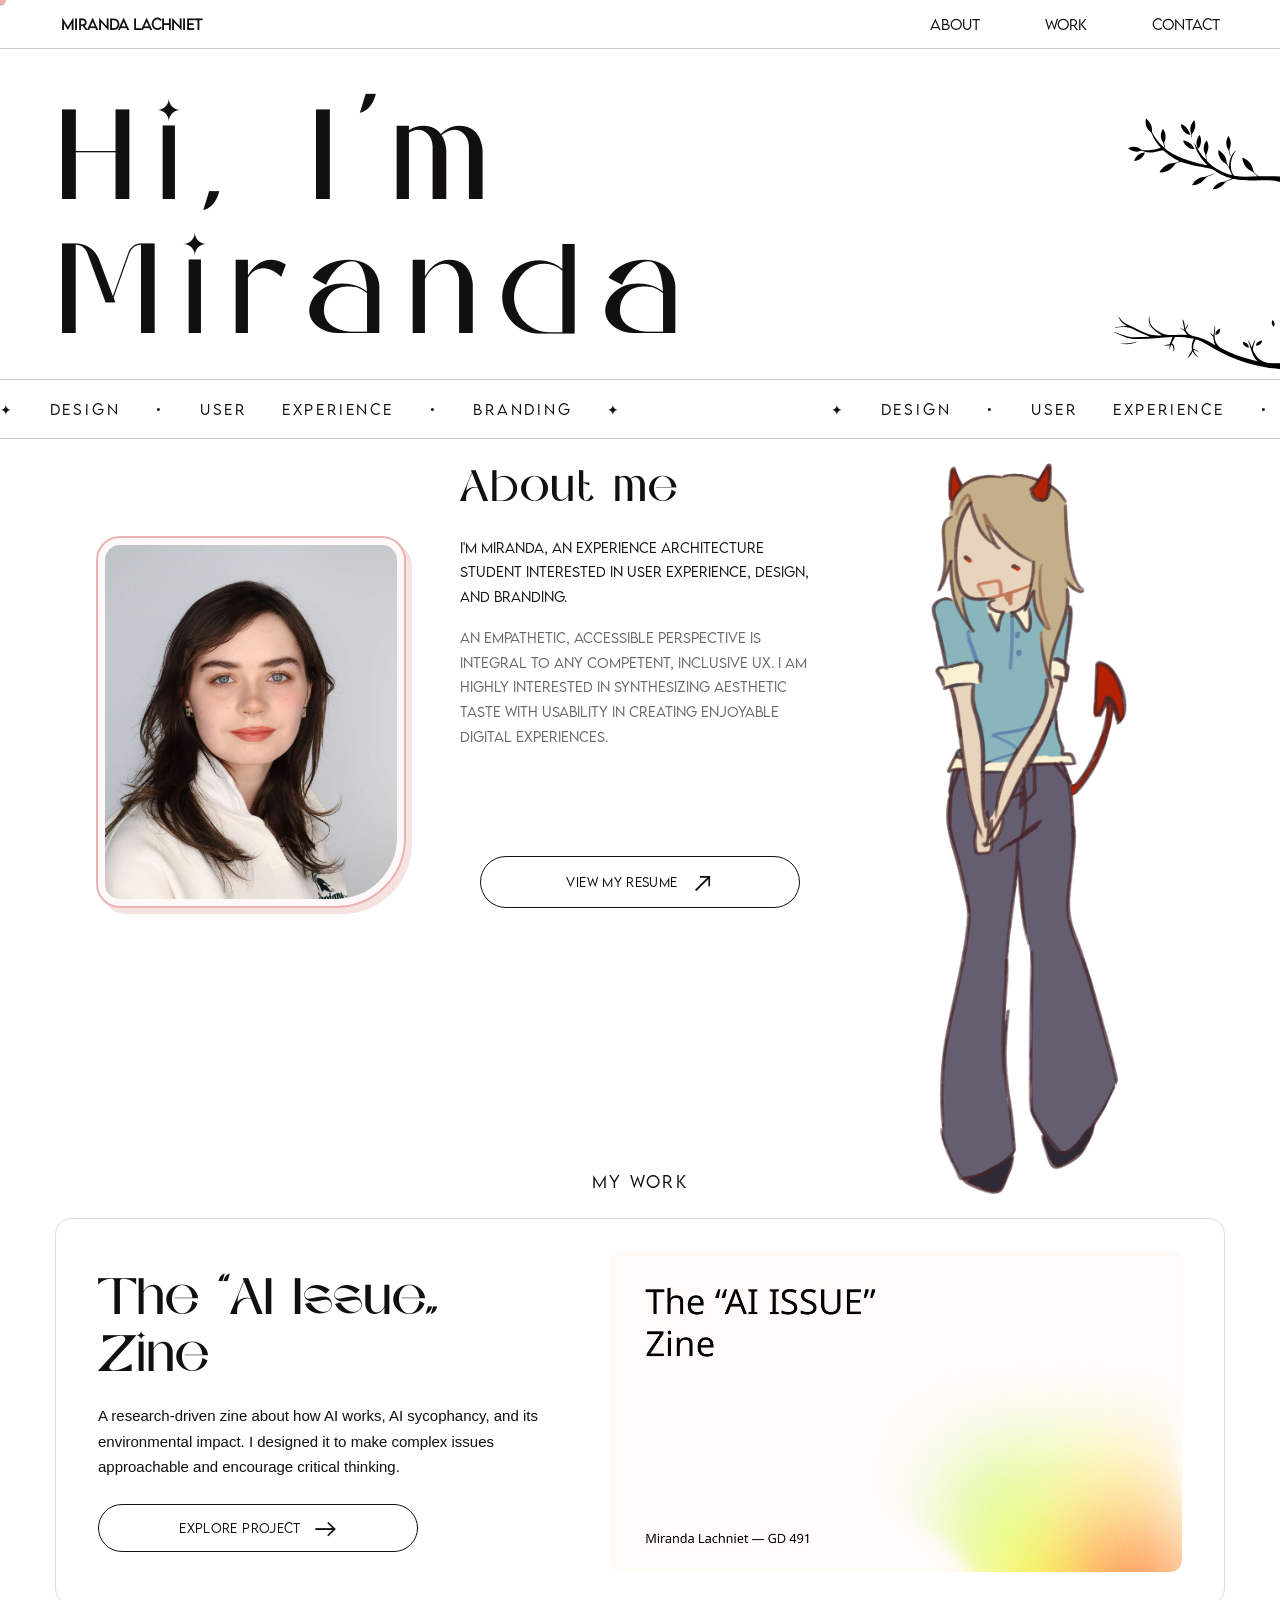
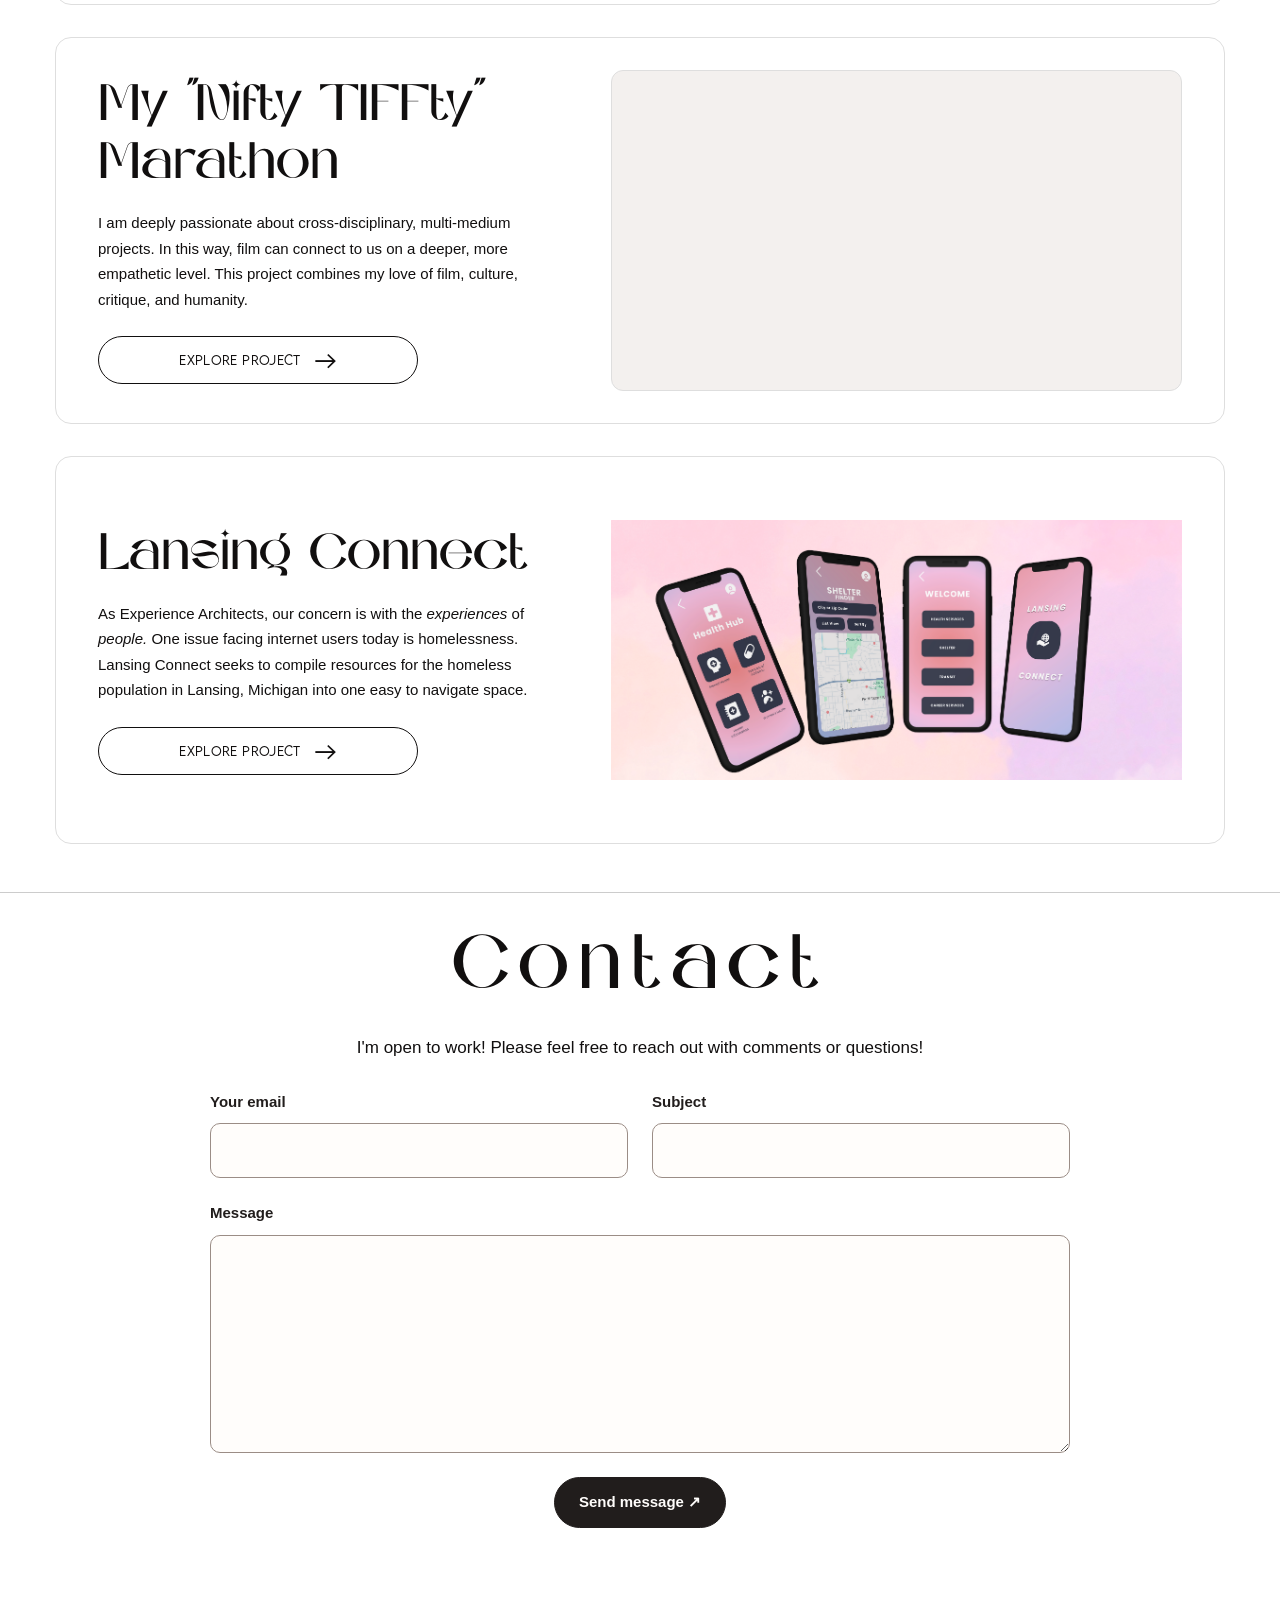
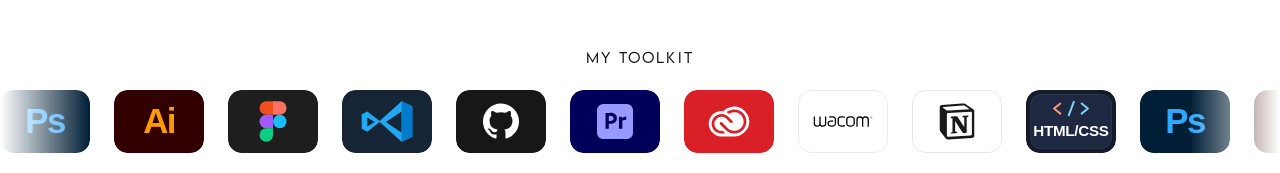
<file: index.html>
<!DOCTYPE html>
<html lang="en">
<head>
  <meta charset="UTF-8">
  <meta name="viewport" content="width=device-width, initial-scale=1.0">
  <title>Miranda Lachniet - Portfolio</title>
  <link rel="stylesheet" href="styles.css">
  <link rel="stylesheet" href="contact.css">
</head>

<body>
  <div class="cursor" aria-hidden="true"></div>
  <div class="cursor-glow" aria-hidden="true"></div>

  <nav class="horizontal-menu" aria-label="Main navigation">
    <div class="logo">Miranda Lachniet</div>
    <ul>
      <li><a href="#about">About</a></li>
      <li><a href="#work">Work</a></li>
      <li><a href="#contact">Contact</a></li>
    </ul>
  </nav>

  <header class="hero">
    <h1 class="title-text">
      <span id="hi-word">Hi</span>,
      <span id="im-word">I'm</span>
    </h1>

    <div class="h2-container">
      <h2 id="name-text">Miranda</h2>
    </div>

    <svg
      id="tree"
      class="tree-branches"
      viewBox="-850 0 1100 400"
      preserveAspectRatio="xMidYMid meet"
      aria-hidden="true">
    </svg>

    <div class="marquee" aria-hidden="true">
      <div class="marquee-track">
        <span class="marquee-content">
          ✦ Design • User Experience • Branding ✦
          &nbsp;&nbsp;&nbsp;&nbsp;
          ✦ Design • User Experience • Branding ✦
          &nbsp;&nbsp;&nbsp;&nbsp;
          ✦ Design • User Experience • Branding ✦
          &nbsp;&nbsp;&nbsp;&nbsp;
        </span>

        <span class="marquee-content">
          ✦ Design • User Experience • Branding ✦
          &nbsp;&nbsp;&nbsp;&nbsp;
          ✦ Design • User Experience • Branding ✦
          &nbsp;&nbsp;&nbsp;&nbsp;
          ✦ Design • User Experience • Branding ✦
          &nbsp;&nbsp;&nbsp;&nbsp;
        </span>
      </div>
    </div>
  </header>

  <main>
    <section id="about" class="page-section about-section" aria-labelledby="about-heading">
      <h2 id="about-heading" class="section-heading">About me</h2>
      <img
        class="about-headshot"
        src="assets/portfolio_headshot.jpg"
        alt="Portrait of Miranda Lachniet"
        width="200"
        height="240"
        loading="lazy">
      <div class="about-copy">
        <div class="section-content">
          <p>
            I'm Miranda, an Experience Architecture student
            interested in user experience, design, and branding.
          </p>
          <!-- Replace this paragraph with your personal about-me text. -->
          <p class="about-placeholder">An empathetic, accessible perspective is integral to any competent, inclusive UX.
            I am highly interested in synthesizing aesthetic taste with usability in creating enjoyable digital experiences.</p>
        </div>
        <a class="project-toggle about-resume" href="assets/MirandaLachniet_Resume.pdf" target="_blank" rel="noopener noreferrer" aria-label="View my resume PDF in a new tab">
          <span class="toggle-label">View my resume</span>
          <span class="toggle-icon" aria-hidden="true">↗</span>
        </a>
      </div>
      <div class="about-artwork">
        <img
          src="assets/devil_girl.png"
          alt="Devil girl character illustration"
          loading="lazy">
      </div>
    </section>

    <section id="work" class="page-section">
      <h2 class="my-work">My work</h2>

      <div class="project-gallery">
        <!-- PROJECT 3: THE AI ISSUE -->
        <article class="project-frame">
          <a class="project-card-link" href="ai-issue.html" aria-label="Explore The “AI Issue” Zine" tabindex="-1"></a>
          <div class="project-preview">
            <div class="project-preview-text">
              <h4 class="project-title">
                The “AI Issue” Zine
              </h4>

              <p class="project-summary">
                A research-driven zine about how AI works,
                AI sycophancy, and its environmental impact.
                I designed it to make complex issues approachable
                and encourage critical thinking.
              </p>

              <a class="project-toggle" href="ai-issue.html">
                <span class="toggle-label">Explore project</span>
                <span class="toggle-icon" aria-hidden="true">→</span>
              </a>
            </div>

            <div class="project-cover project-3-cover">
              <img
                src="assets/ai-issue-cover.jpg"
                alt="Cover of The AI Issue project"
                loading="lazy">
            </div>
          </div>

          
        </article>

        <!-- PROJECT 1: TIFF WEBSITE -->
        <article class="project-frame">
          <a class="project-card-link" href="tiff.html" aria-label="Explore My &quot;Nifty TIFFty&quot; Marathon" tabindex="-1"></a>
          <div class="project-preview">
            <div class="project-preview-text">
              <h4 class="project-title">
                My "Nifty TIFFty" Marathon
              </h4>

              <p class="project-summary">
                I am deeply passionate about cross-disciplinary,
                multi-medium projects. In this way, film can connect
                to us on a deeper, more empathetic level.
                This project combines my love of film, culture,
                critique, and humanity.
              </p>

              <a class="project-toggle" href="tiff.html">
                <span class="toggle-label">Explore project</span>
                <span class="toggle-icon" aria-hidden="true">→</span>
              </a>
            </div>

            <div class="project-live-preview">
              <iframe
                src="https://finaltiffwebsite.netlify.app/"
                title="Live preview of my TIFF website"
                loading="lazy"
                tabindex="-1"
                aria-hidden="true">
              </iframe>
            </div>
          </div>

          
        </article>

        <!-- PROJECT 2: LANSING CONNECT -->
        <article class="project-frame">
          <a class="project-card-link" href="lansing-connect.html" aria-label="Explore Lansing Connect" tabindex="-1"></a>
          <div class="project-preview">
            <div class="project-preview-text">
              <h4 class="project-title">
                Lansing Connect
              </h4>

              <p class="project-summary">
                As Experience Architects, our concern is with
                the <em>experiences</em> of <em>people.</em>
                One issue facing internet users today is homelessness.
                Lansing Connect seeks to compile resources for the
                homeless population in Lansing, Michigan into one
                easy to navigate space.
              </p>

              <a class="project-toggle" href="lansing-connect.html">
                <span class="toggle-label">Explore project</span>
                <span class="toggle-icon" aria-hidden="true">→</span>
              </a>
            </div>

            <div class="project-cover">
              <img
                src="Lansing Connect Splash.png"
                alt="Lansing Connect website splash screen"
                loading="lazy">
            </div>
          </div>

          
        </article>
      </div>
    </section>

    <section id="contact" class="page-section contact-section">
      <h2 class="section-heading">Contact</h2>
      <div class="section-content">
        <p class="contact-intro">I'm open to work! Please feel free to reach out with comments or questions!</p>
        <form class="contact-form" name="portfolio-contact" method="POST" action="contact-thanks.html" data-netlify="true" netlify-honeypot="bot-field">
          <input type="hidden" name="form-name" value="portfolio-contact">
          <p class="contact-honeypot" hidden><label>Leave this field empty: <input name="bot-field" tabindex="-1" autocomplete="off"></label></p>
          <div class="contact-form-row">
            <div class="contact-field"><label for="contact-email">Your email</label><input id="contact-email" type="email" name="email" autocomplete="email" maxlength="254" required></div>
            <div class="contact-field"><label for="contact-subject">Subject</label><input id="contact-subject" type="text" name="subject" maxlength="200" required></div>
          </div>
          <div class="contact-field"><label for="contact-message">Message</label><textarea id="contact-message" name="message" rows="7" maxlength="10000" required></textarea></div>
          <button class="contact-submit" type="submit">Send message ↗</button>
        </form>
      </div>
    </section>
    <section class="app-marquee" aria-label="My Toolkit">
<h2 class="app-marquee__heading">My Toolkit</h2>
<div class="app-marquee__window"><div class="app-marquee__track">
<div class="app-marquee__group">
<div class="app-marquee__item" tabindex="0" role="img" aria-label="Adobe Photoshop, 10 years of experience"><svg xmlns="http://www.w3.org/2000/svg" width="160" height="112" viewBox="0 0 160 112" aria-hidden="true"><title>Adobe Photoshop</title><rect width="160" height="112" rx="24" fill="#001E36"/><text x="80" y="77" text-anchor="middle" fill="#31A8FF" font-family="Arial, Helvetica, sans-serif" font-size="62" font-weight="600" letter-spacing="-3">Ps</text></svg><span class="app-marquee__experience" aria-hidden="true">10 years of experience</span></div>
<div class="app-marquee__item" tabindex="0" role="img" aria-label="Adobe Illustrator, 4 years of experience"><svg xmlns="http://www.w3.org/2000/svg" width="160" height="112" viewBox="0 0 160 112" aria-hidden="true"><title>Adobe Illustrator</title><rect width="160" height="112" rx="24" fill="#330000"/><text x="80" y="77" text-anchor="middle" fill="#FF9A00" font-family="Arial, Helvetica, sans-serif" font-size="62" font-weight="600" letter-spacing="-3">Ai</text></svg><span class="app-marquee__experience" aria-hidden="true">4 years of experience</span></div>
<div class="app-marquee__item" tabindex="0" role="img" aria-label="Figma, 6 years of experience"><svg xmlns="http://www.w3.org/2000/svg" width="160" height="112" viewBox="0 0 160 112" aria-hidden="true"><title>Figma</title><rect width="160" height="112" rx="24" fill="#1E1E1E"/><g transform="translate(56 20)"><path d="M12 0h12v24H12a12 12 0 0 1 0-24" fill="#F24E1E"/><path d="M24 0h12a12 12 0 0 1 0 24H24" fill="#FF7262"/><path d="M12 24h12v24H12a12 12 0 0 1 0-24" fill="#A259FF"/><circle cx="36" cy="36" r="12" fill="#1ABCFE"/><path d="M12 48h12v12a12 12 0 1 1-12-12" fill="#0ACF83"/></g></svg><span class="app-marquee__experience" aria-hidden="true">6 years of experience</span></div>
<div class="app-marquee__item" tabindex="0" role="img" aria-label="Visual Studio Code, 7 years of experience"><svg xmlns="http://www.w3.org/2000/svg" width="160" height="112" viewBox="0 0 160 112" aria-hidden="true"><title>Visual Studio Code</title><rect width="160" height="112" rx="24" fill="#152536"/><path d="M106 20 67 55 45 38 35 43v26l10 5 22-17 39 35 19-9V29ZM45 49l13 8-13 8Zm61-11v38L78 57Z" fill="#23A9F2"/><path d="m106 20 19 9v54l-19 9V20Z" fill="#007ACC"/></svg><span class="app-marquee__experience" aria-hidden="true">7 years of experience</span></div>
<div class="app-marquee__item" tabindex="0" role="img" aria-label="GitHub, 6 years of experience"><svg xmlns="http://www.w3.org/2000/svg" width="160" height="112" viewBox="0 0 160 112" aria-hidden="true"><title>GitHub</title><rect width="160" height="112" rx="24" fill="#181717"/><g transform="translate(48 24) scale(4)" fill="#FFFFFF"><path d="M8 0C3.58 0 0 3.58 0 8c0 3.54 2.29 6.53 5.47 7.59.4.07.55-.17.55-.38 0-.19-.01-.82-.01-1.49-2.01.37-2.53-.49-2.69-.94-.09-.23-.48-.94-.82-1.13-.28-.15-.68-.52-.01-.53.63-.01 1.08.58 1.23.82.72 1.21 1.87.87 2.33.66.07-.52.28-.87.51-1.07-1.78-.2-3.64-.89-3.64-3.95 0-.87.31-1.59.82-2.15-.08-.2-.36-1.02.08-2.12 0 0 .67-.21 2.2.82A7.65 7.65 0 0 1 8 3.86c.68 0 1.36.09 2 .27 1.53-1.04 2.2-.82 2.2-.82.44 1.1.16 1.92.08 2.12.51.56.82 1.27.82 2.15 0 3.07-1.87 3.75-3.65 3.95.29.25.54.73.54 1.48 0 1.07-.01 1.93-.01 2.2 0 .21.15.46.55.38A8.01 8.01 0 0 0 16 8c0-4.42-3.58-8-8-8Z"/></g></svg><span class="app-marquee__experience" aria-hidden="true">6 years of experience</span></div>
<div class="app-marquee__item" tabindex="0" role="img" aria-label="Adobe Premiere Pro, 5 years of experience"><svg xmlns="http://www.w3.org/2000/svg" width="160" height="112" viewBox="0 0 160 112" aria-hidden="true"><title>Adobe Premiere Pro</title><rect width="160" height="112" rx="24" fill="#00005B"/><g transform="translate(48 24) scale(2.6666667)" fill="#9999FF"><path d="M10.15 8.42a2.93 2.93 0 00-1.18-.2 13.9 13.9 0 00-1.09.02v3.36l.39.02h.53c.39 0 .78-.06 1.15-.18.32-.09.6-.28.82-.53.21-.25.31-.59.31-1.03a1.45 1.45 0 00-.93-1.46zM19.75.3H4.25A4.25 4.25 0 000 4.55v14.9c0 2.35 1.9 4.25 4.25 4.25h15.5c2.35 0 4.25-1.9 4.25-4.25V4.55C24 2.2 22.1.3 19.75.3zm-7.09 11.65c-.4.56-.96.98-1.61 1.22-.68.25-1.43.34-2.25.34l-.5-.01-.43-.01v3.21a.12.12 0 01-.11.14H5.82c-.08 0-.12-.04-.12-.13V6.42c0-.07.03-.11.1-.11l.56-.01.76-.02.87-.02.91-.01c.82 0 1.5.1 2.06.31.5.17.96.45 1.34.82.32.32.57.71.73 1.14.15.42.23.85.23 1.3 0 .86-.2 1.57-.6 2.13zm6.82-3.15v1.95c0 .08-.05.11-.16.11a4.35 4.35 0 00-1.92.37c-.19.09-.37.21-.51.37v5.1c0 .1-.04.14-.13.14h-1.97a.14.14 0 01-.16-.12v-5.58l-.01-.75-.02-.78c0-.23-.02-.45-.04-.68a.1.1 0 01.07-.11h1.78c.1 0 .18.07.2.16a3.03 3.03 0 01.13.92c.3-.35.67-.64 1.08-.86a3.1 3.1 0 011.52-.39c.07-.01.13.04.14.11v.04z"/></g></svg><span class="app-marquee__experience" aria-hidden="true">5 years of experience</span></div>
<div class="app-marquee__item" tabindex="0" role="img" aria-label="Adobe Creative Cloud, 10 years of experience"><svg xmlns="http://www.w3.org/2000/svg" width="160" height="112" viewBox="0 0 160 112" aria-hidden="true"><title>Adobe Creative Cloud</title><rect width="160" height="112" rx="24" fill="#DA1F26"/><g transform="translate(44 20) scale(3)" fill="#FFFFFF"><path d="M14.782 3.153c-.231.02-.472.04-.703.07a8.453 8.453 0 0 0-2.832.834 8.951 8.951 0 0 0-2.46 1.777c-.03.04-.09.06-.141.05a7.44 7.44 0 0 0-1.496-.07 7.424 7.424 0 0 0-2.932.763c-1.768.884-3.013 2.26-3.736 4.108a7.089 7.089 0 0 0-.462 2.139c0 .05-.01.09-.02.13v.773c.02.201.05.392.07.593.1.813.332 1.596.703 2.33.824 1.646 2.089 2.851 3.786 3.594a7.127 7.127 0 0 0 2.45.593c.032 0 .06.004.086.01h8.576c.183-.017.362-.035.547-.06a8.344 8.344 0 0 0 2.811-.834 8.836 8.836 0 0 0 3.646-3.304 8.187 8.187 0 0 0 1.184-3.093c.05-.34.08-.692.121-1.034 0-.05.01-.09.02-.13v-.794c-.02-.23-.05-.452-.05-.662a8.345 8.345 0 0 0-.834-2.812 8.952 8.952 0 0 0-3.324-3.645 8.245 8.245 0 0 0-3.072-1.175c-.362-.06-.713-.09-1.075-.13-.05 0-.09-.01-.14-.02zm.369 1.693c2.126.005 3.93.826 5.395 2.455a6.93 6.93 0 0 1 1.616 3.323c.15.764.181 1.547.07 2.32-.19 1.346-.702 2.55-1.576 3.605a7.082 7.082 0 0 1-3.997 2.45 7.297 7.297 0 0 1-2.56.1c-1.095-.14-2.099-.501-3.003-1.154a5.2 5.2 0 0 1-.672-.573c-1.226-1.205-2.44-2.42-3.666-3.625-.301-.3-.321-.632-.18-.934a.822.822 0 0 1 .863-.472c.21.02.372.141.522.292 1.105 1.114 2.2 2.209 3.304 3.324a5.263 5.263 0 0 0 3.093 1.536c1.948.261 3.605-.341 4.92-1.798.713-.793 1.145-1.747 1.326-2.811.26-1.587-.11-3.013-1.095-4.268-.873-1.115-2.018-1.808-3.404-2.059-1.416-.25-2.751.02-3.966.794-.03.02-.1.03-.131.01a9.04 9.04 0 0 0-1.406-.854s-.01-.01-.02-.03a6.603 6.603 0 0 1 1.255-.823 6.646 6.646 0 0 1 2.641-.784 8.45 8.45 0 0 1 .67-.024zM7.546 7.509c1.455-.024 2.791.525 3.982 1.63.854.802 1.637 1.636 2.46 2.47.231.23.281.522.171.833-.11.311-.362.462-.683.512a.722.722 0 0 1-.632-.23c-.784-.784-1.567-1.557-2.34-2.35-.633-.653-1.386-1.025-2.27-1.186-1.958-.351-3.936.784-4.639 2.641-.904 2.36.522 5.031 2.982 5.594.482.11.995.11 1.497.1.14-.01.22.04.32.13.483.473.995.945 1.497 1.416.03.03.07.06.1.09-.06 0-.1.01-.14.01h-2.3a5.833 5.833 0 0 1-5.693-4.568c-.653-2.942 1.034-5.925 3.926-6.798a6.33 6.33 0 0 1 1.762-.294Z"/></g></svg><span class="app-marquee__experience" aria-hidden="true">10 years of experience</span></div>
<div class="app-marquee__item" tabindex="0" role="img" aria-label="Wacom, 10 years of experience"><svg xmlns="http://www.w3.org/2000/svg" width="160" height="112" viewBox="0 0 160 112" aria-hidden="true"><title>Wacom</title><rect width="160" height="112" rx="24" fill="#FFFFFF"/><rect x=".75" y=".75" width="158.5" height="110.5" rx="23.25" fill="none" stroke="#E5E5E5" stroke-width="1.5"/><g transform="translate(28 4) scale(4.3333333)" fill="#000000"><path d="M7.2432 9.8765c-.4754 0-.7006.05-.9445.1439l-.0438.0187.269.4754.0312-.0125c.1814-.0751.3816-.1001.7569-.1001h.4003c.588 0 .9194.294.9194.8069v1.5762c0 .5129-.3377.8069-.9194.8069h-.6568c-.6005 0-.8944-.244-.8944-.7443 0-.4942.294-.7381.8944-.7381h.9132v-.5254h-.9382c-.8882 0-1.4011.4628-1.4011 1.2697 0 .7819.538 1.2635 1.401 1.2635h.7069c.982 0 1.4324-.6567 1.4324-1.2635V11.14c0-.6067-.4504-1.2635-1.4324-1.2635zM9.7764 11.14c0-.6067.4503-1.2635 1.4324-1.2635h.6129c.5004.0063.8257.075 1.0884.2502l.0375.0188-.3065.444-.0312-.0187c-.2002-.119-.4441-.169-.857-.169H11.24c-.5942 0-.9194.2877-.9194.807v1.5762c0 .5192.3252.8069.9194.8069h.5129c.4129 0 .663-.05.857-.169l.0312-.0187.3065.4441-.0375.025c-.269.169-.5942.244-1.0946.244h-.6067c-.9821 0-1.4324-.6567-1.4324-1.2635zm6.5426 1.6513c0 .5129-.3378.8069-.9195.8069h-.6505c-.5942 0-.9194-.2878-.9194-.807V11.215c0-.513.3377-.8068.9194-.8068h.6505c.588 0 .9195.2939.9195.8068zm-.9007-2.9085h-.6943c-.9883 0-1.4386.6567-1.4386 1.2634V12.86c0 .6067.4503 1.2635 1.4323 1.2635h.7006c.982 0 1.4324-.6568 1.4324-1.2635v-1.714c.0062-.6067-.4441-1.2634-1.4324-1.2634zm3.4652.0125c.5692 0 .907.1375 1.1697.4752.2627-.3377.6067-.4753 1.1696-.4753.8444 0 1.3949.4816 1.3949 1.226v2.9898h-.5317V11.19c0-.5191-.294-.7693-.8882-.7693-.5629 0-.8757.2564-.8757.7193v2.971h-.5379V11.14c0-.463-.3127-.7193-.8757-.7193-.6004 0-.8882.2502-.8882.7693v2.921h-.5379v-2.9899c.0063-.7443.5504-1.2259 1.4011-1.2259zm4.6912.2563c.0438 0 .075.0063.0938.0188.025.0125.0313.0375.025.0625 0 .0313-.0125.0563-.0438.0688-.0187.0125-.0438.0125-.075.0125h-.0688v-.1626zm.1376-.0313c-.0313-.0125-.0688-.0187-.1251-.0187l-.1564-.0063v.4504h.0813v-.1752h.0626c.0438 0 .0688 0 .0875.0125.0313.0126.0438.0501.0438.1001v.0626h.0751v-.0063c-.0063-.0062-.0063-.0125-.0063-.025v-.0626c0-.025-.0062-.0437-.025-.0688-.0125-.025-.0375-.0375-.0751-.0437.0251 0 .0501-.0063.0626-.0188.0313-.0188.0438-.05.0438-.0876 0-.0563-.025-.0938-.0688-.1126zm-.4691.2065c0-.1.0312-.1814.1-.2502.0688-.0688.1564-.1.2502-.1064.1001 0 .1814.0376.2502.1064.0688.0688.1001.1501.1001.2502 0 .1-.0313.1813-.1001.2501-.0688.069-.1501.1064-.2502.1064-.1 0-.1814-.0375-.2502-.1064-.0688-.0688-.1-.15-.1-.25zm.3502.4065c.1126 0 .2064-.0375.2878-.1188.0813-.075.1188-.1752.1188-.294 0-.1126-.0375-.2064-.1188-.2877-.0751-.0813-.1752-.1189-.2878-.1189s-.2064.0376-.2877.119c-.0813.0812-.1188.175-.1188.2876 0 .1188.0375.2127.1188.294.0751.0813.1751.1188.2877.1188zm-18.996 2.0954v-2.921l.5379-.0063v2.99c-.0063.7442-.5505 1.2258-1.4011 1.2258-.5692 0-.907-.1376-1.1697-.4754-.2627.3378-.6005.4754-1.1697.4754C.5504 14.1172 0 13.6356 0 12.8913V9.9014l.5317.0063v2.921c0 .5192.294.7694.8882.7694.5629 0 .8756-.2565.8756-.7194v-2.971h.538v2.971c0 .463.3127.7194.8756.7194.6005 0 .8882-.2502.8882-.7694z"/></g></svg><span class="app-marquee__experience" aria-hidden="true">10 years of experience</span></div>
<div class="app-marquee__item" tabindex="0" role="img" aria-label="Notion, 6 years of experience"><svg xmlns="http://www.w3.org/2000/svg" width="160" height="112" viewBox="0 0 160 112" aria-hidden="true"><title>Notion</title><rect width="160" height="112" rx="24" fill="#FFFFFF"/><rect x=".75" y=".75" width="158.5" height="110.5" rx="23.25" fill="none" stroke="#DFDFDF" stroke-width="1.5"/><g transform="translate(48 24) scale(2.6666667)" fill="#191919"><path d="M4.459 4.208c.746.606 1.026.56 2.428.466l13.215-.793c.28 0 .047-.28-.046-.326L17.86 1.968c-.42-.326-.981-.7-2.055-.607L3.01 2.295c-.466.046-.56.28-.374.466zm.793 3.08v13.904c0 .747.373 1.027 1.214.98l14.523-.84c.841-.046.935-.56.935-1.167V6.354c0-.606-.233-.933-.748-.887l-15.177.887c-.56.047-.747.327-.747.933zm14.337.745c.093.42 0 .84-.42.888l-.7.14v10.264c-.608.327-1.168.514-1.635.514-.748 0-.935-.234-1.495-.933l-4.577-7.186v6.952L12.21 19s0 .84-1.168.84l-3.222.186c-.093-.186 0-.653.327-.746l.84-.233V9.854L7.822 9.76c-.094-.42.14-1.026.793-1.073l3.456-.233 4.764 7.279v-6.44l-1.215-.139c-.093-.514.28-.887.747-.933zM1.936 1.035l13.31-.98c1.634-.14 2.055-.047 3.082.7l4.249 2.986c.7.513.934.653.934 1.213v16.378c0 1.026-.373 1.634-1.68 1.726l-15.458.934c-.98.047-1.448-.093-1.962-.747l-3.129-4.06c-.56-.747-.793-1.306-.793-1.96V2.667c0-.839.374-1.54 1.447-1.632z"/></g></svg><span class="app-marquee__experience" aria-hidden="true">6 years of experience</span></div>
<div class="app-marquee__item" tabindex="0" role="img" aria-label="HTML/CSS, 5 years of experience"><svg xmlns="http://www.w3.org/2000/svg" width="160" height="112" viewBox="0 0 160 112" aria-hidden="true"><title>HTML/CSS</title><rect width="160" height="112" rx="24" fill="#151B2D"/><rect x="8" y="8" width="144" height="96" rx="18" fill="#1E2841" stroke="#344462"/><path d="m61 24-11 9 11 9" fill="none" stroke="#FF9A72" stroke-width="3.5" stroke-linecap="round" stroke-linejoin="round"/><path d="m99 24 11 9-11 9M85 21 76 45" fill="none" stroke="#7DD3FC" stroke-width="3.5" stroke-linecap="round" stroke-linejoin="round"/><text x="80" y="82" fill="#FFFFFF" font-family="Arial,Helvetica,sans-serif" font-size="27" font-weight="700" letter-spacing="-.5" text-anchor="middle">HTML/CSS</text></svg><span class="app-marquee__experience" aria-hidden="true">5 years of experience</span></div>
<div class="app-marquee__item"><svg xmlns="http://www.w3.org/2000/svg" width="160" height="112" viewBox="0 0 160 112" aria-hidden="true"><title>Adobe Photoshop</title><rect width="160" height="112" rx="24" fill="#001E36"/><text x="80" y="77" text-anchor="middle" fill="#31A8FF" font-family="Arial, Helvetica, sans-serif" font-size="62" font-weight="600" letter-spacing="-3">Ps</text></svg><span class="app-marquee__experience" aria-hidden="true">10 years of experience</span></div>
<div class="app-marquee__item"><svg xmlns="http://www.w3.org/2000/svg" width="160" height="112" viewBox="0 0 160 112" aria-hidden="true"><title>Adobe Illustrator</title><rect width="160" height="112" rx="24" fill="#330000"/><text x="80" y="77" text-anchor="middle" fill="#FF9A00" font-family="Arial, Helvetica, sans-serif" font-size="62" font-weight="600" letter-spacing="-3">Ai</text></svg><span class="app-marquee__experience" aria-hidden="true">4 years of experience</span></div>
<div class="app-marquee__item"><svg xmlns="http://www.w3.org/2000/svg" width="160" height="112" viewBox="0 0 160 112" aria-hidden="true"><title>Figma</title><rect width="160" height="112" rx="24" fill="#1E1E1E"/><g transform="translate(56 20)"><path d="M12 0h12v24H12a12 12 0 0 1 0-24" fill="#F24E1E"/><path d="M24 0h12a12 12 0 0 1 0 24H24" fill="#FF7262"/><path d="M12 24h12v24H12a12 12 0 0 1 0-24" fill="#A259FF"/><circle cx="36" cy="36" r="12" fill="#1ABCFE"/><path d="M12 48h12v12a12 12 0 1 1-12-12" fill="#0ACF83"/></g></svg><span class="app-marquee__experience" aria-hidden="true">6 years of experience</span></div>
<div class="app-marquee__item"><svg xmlns="http://www.w3.org/2000/svg" width="160" height="112" viewBox="0 0 160 112" aria-hidden="true"><title>Visual Studio Code</title><rect width="160" height="112" rx="24" fill="#152536"/><path d="M106 20 67 55 45 38 35 43v26l10 5 22-17 39 35 19-9V29ZM45 49l13 8-13 8Zm61-11v38L78 57Z" fill="#23A9F2"/><path d="m106 20 19 9v54l-19 9V20Z" fill="#007ACC"/></svg><span class="app-marquee__experience" aria-hidden="true">7 years of experience</span></div>
<div class="app-marquee__item"><svg xmlns="http://www.w3.org/2000/svg" width="160" height="112" viewBox="0 0 160 112" aria-hidden="true"><title>GitHub</title><rect width="160" height="112" rx="24" fill="#181717"/><g transform="translate(48 24) scale(4)" fill="#FFFFFF"><path d="M8 0C3.58 0 0 3.58 0 8c0 3.54 2.29 6.53 5.47 7.59.4.07.55-.17.55-.38 0-.19-.01-.82-.01-1.49-2.01.37-2.53-.49-2.69-.94-.09-.23-.48-.94-.82-1.13-.28-.15-.68-.52-.01-.53.63-.01 1.08.58 1.23.82.72 1.21 1.87.87 2.33.66.07-.52.28-.87.51-1.07-1.78-.2-3.64-.89-3.64-3.95 0-.87.31-1.59.82-2.15-.08-.2-.36-1.02.08-2.12 0 0 .67-.21 2.2.82A7.65 7.65 0 0 1 8 3.86c.68 0 1.36.09 2 .27 1.53-1.04 2.2-.82 2.2-.82.44 1.1.16 1.92.08 2.12.51.56.82 1.27.82 2.15 0 3.07-1.87 3.75-3.65 3.95.29.25.54.73.54 1.48 0 1.07-.01 1.93-.01 2.2 0 .21.15.46.55.38A8.01 8.01 0 0 0 16 8c0-4.42-3.58-8-8-8Z"/></g></svg><span class="app-marquee__experience" aria-hidden="true">6 years of experience</span></div>
<div class="app-marquee__item"><svg xmlns="http://www.w3.org/2000/svg" width="160" height="112" viewBox="0 0 160 112" aria-hidden="true"><title>Adobe Premiere Pro</title><rect width="160" height="112" rx="24" fill="#00005B"/><g transform="translate(48 24) scale(2.6666667)" fill="#9999FF"><path d="M10.15 8.42a2.93 2.93 0 00-1.18-.2 13.9 13.9 0 00-1.09.02v3.36l.39.02h.53c.39 0 .78-.06 1.15-.18.32-.09.6-.28.82-.53.21-.25.31-.59.31-1.03a1.45 1.45 0 00-.93-1.46zM19.75.3H4.25A4.25 4.25 0 000 4.55v14.9c0 2.35 1.9 4.25 4.25 4.25h15.5c2.35 0 4.25-1.9 4.25-4.25V4.55C24 2.2 22.1.3 19.75.3zm-7.09 11.65c-.4.56-.96.98-1.61 1.22-.68.25-1.43.34-2.25.34l-.5-.01-.43-.01v3.21a.12.12 0 01-.11.14H5.82c-.08 0-.12-.04-.12-.13V6.42c0-.07.03-.11.1-.11l.56-.01.76-.02.87-.02.91-.01c.82 0 1.5.1 2.06.31.5.17.96.45 1.34.82.32.32.57.71.73 1.14.15.42.23.85.23 1.3 0 .86-.2 1.57-.6 2.13zm6.82-3.15v1.95c0 .08-.05.11-.16.11a4.35 4.35 0 00-1.92.37c-.19.09-.37.21-.51.37v5.1c0 .1-.04.14-.13.14h-1.97a.14.14 0 01-.16-.12v-5.58l-.01-.75-.02-.78c0-.23-.02-.45-.04-.68a.1.1 0 01.07-.11h1.78c.1 0 .18.07.2.16a3.03 3.03 0 01.13.92c.3-.35.67-.64 1.08-.86a3.1 3.1 0 011.52-.39c.07-.01.13.04.14.11v.04z"/></g></svg><span class="app-marquee__experience" aria-hidden="true">5 years of experience</span></div>
<div class="app-marquee__item"><svg xmlns="http://www.w3.org/2000/svg" width="160" height="112" viewBox="0 0 160 112" aria-hidden="true"><title>Adobe Creative Cloud</title><rect width="160" height="112" rx="24" fill="#DA1F26"/><g transform="translate(44 20) scale(3)" fill="#FFFFFF"><path d="M14.782 3.153c-.231.02-.472.04-.703.07a8.453 8.453 0 0 0-2.832.834 8.951 8.951 0 0 0-2.46 1.777c-.03.04-.09.06-.141.05a7.44 7.44 0 0 0-1.496-.07 7.424 7.424 0 0 0-2.932.763c-1.768.884-3.013 2.26-3.736 4.108a7.089 7.089 0 0 0-.462 2.139c0 .05-.01.09-.02.13v.773c.02.201.05.392.07.593.1.813.332 1.596.703 2.33.824 1.646 2.089 2.851 3.786 3.594a7.127 7.127 0 0 0 2.45.593c.032 0 .06.004.086.01h8.576c.183-.017.362-.035.547-.06a8.344 8.344 0 0 0 2.811-.834 8.836 8.836 0 0 0 3.646-3.304 8.187 8.187 0 0 0 1.184-3.093c.05-.34.08-.692.121-1.034 0-.05.01-.09.02-.13v-.794c-.02-.23-.05-.452-.05-.662a8.345 8.345 0 0 0-.834-2.812 8.952 8.952 0 0 0-3.324-3.645 8.245 8.245 0 0 0-3.072-1.175c-.362-.06-.713-.09-1.075-.13-.05 0-.09-.01-.14-.02zm.369 1.693c2.126.005 3.93.826 5.395 2.455a6.93 6.93 0 0 1 1.616 3.323c.15.764.181 1.547.07 2.32-.19 1.346-.702 2.55-1.576 3.605a7.082 7.082 0 0 1-3.997 2.45 7.297 7.297 0 0 1-2.56.1c-1.095-.14-2.099-.501-3.003-1.154a5.2 5.2 0 0 1-.672-.573c-1.226-1.205-2.44-2.42-3.666-3.625-.301-.3-.321-.632-.18-.934a.822.822 0 0 1 .863-.472c.21.02.372.141.522.292 1.105 1.114 2.2 2.209 3.304 3.324a5.263 5.263 0 0 0 3.093 1.536c1.948.261 3.605-.341 4.92-1.798.713-.793 1.145-1.747 1.326-2.811.26-1.587-.11-3.013-1.095-4.268-.873-1.115-2.018-1.808-3.404-2.059-1.416-.25-2.751.02-3.966.794-.03.02-.1.03-.131.01a9.04 9.04 0 0 0-1.406-.854s-.01-.01-.02-.03a6.603 6.603 0 0 1 1.255-.823 6.646 6.646 0 0 1 2.641-.784 8.45 8.45 0 0 1 .67-.024zM7.546 7.509c1.455-.024 2.791.525 3.982 1.63.854.802 1.637 1.636 2.46 2.47.231.23.281.522.171.833-.11.311-.362.462-.683.512a.722.722 0 0 1-.632-.23c-.784-.784-1.567-1.557-2.34-2.35-.633-.653-1.386-1.025-2.27-1.186-1.958-.351-3.936.784-4.639 2.641-.904 2.36.522 5.031 2.982 5.594.482.11.995.11 1.497.1.14-.01.22.04.32.13.483.473.995.945 1.497 1.416.03.03.07.06.1.09-.06 0-.1.01-.14.01h-2.3a5.833 5.833 0 0 1-5.693-4.568c-.653-2.942 1.034-5.925 3.926-6.798a6.33 6.33 0 0 1 1.762-.294Z"/></g></svg><span class="app-marquee__experience" aria-hidden="true">10 years of experience</span></div>
<div class="app-marquee__item"><svg xmlns="http://www.w3.org/2000/svg" width="160" height="112" viewBox="0 0 160 112" aria-hidden="true"><title>Wacom</title><rect width="160" height="112" rx="24" fill="#FFFFFF"/><rect x=".75" y=".75" width="158.5" height="110.5" rx="23.25" fill="none" stroke="#E5E5E5" stroke-width="1.5"/><g transform="translate(28 4) scale(4.3333333)" fill="#000000"><path d="M7.2432 9.8765c-.4754 0-.7006.05-.9445.1439l-.0438.0187.269.4754.0312-.0125c.1814-.0751.3816-.1001.7569-.1001h.4003c.588 0 .9194.294.9194.8069v1.5762c0 .5129-.3377.8069-.9194.8069h-.6568c-.6005 0-.8944-.244-.8944-.7443 0-.4942.294-.7381.8944-.7381h.9132v-.5254h-.9382c-.8882 0-1.4011.4628-1.4011 1.2697 0 .7819.538 1.2635 1.401 1.2635h.7069c.982 0 1.4324-.6567 1.4324-1.2635V11.14c0-.6067-.4504-1.2635-1.4324-1.2635zM9.7764 11.14c0-.6067.4503-1.2635 1.4324-1.2635h.6129c.5004.0063.8257.075 1.0884.2502l.0375.0188-.3065.444-.0312-.0187c-.2002-.119-.4441-.169-.857-.169H11.24c-.5942 0-.9194.2877-.9194.807v1.5762c0 .5192.3252.8069.9194.8069h.5129c.4129 0 .663-.05.857-.169l.0312-.0187.3065.4441-.0375.025c-.269.169-.5942.244-1.0946.244h-.6067c-.9821 0-1.4324-.6567-1.4324-1.2635zm6.5426 1.6513c0 .5129-.3378.8069-.9195.8069h-.6505c-.5942 0-.9194-.2878-.9194-.807V11.215c0-.513.3377-.8068.9194-.8068h.6505c.588 0 .9195.2939.9195.8068zm-.9007-2.9085h-.6943c-.9883 0-1.4386.6567-1.4386 1.2634V12.86c0 .6067.4503 1.2635 1.4323 1.2635h.7006c.982 0 1.4324-.6568 1.4324-1.2635v-1.714c.0062-.6067-.4441-1.2634-1.4324-1.2634zm3.4652.0125c.5692 0 .907.1375 1.1697.4752.2627-.3377.6067-.4753 1.1696-.4753.8444 0 1.3949.4816 1.3949 1.226v2.9898h-.5317V11.19c0-.5191-.294-.7693-.8882-.7693-.5629 0-.8757.2564-.8757.7193v2.971h-.5379V11.14c0-.463-.3127-.7193-.8757-.7193-.6004 0-.8882.2502-.8882.7693v2.921h-.5379v-2.9899c.0063-.7443.5504-1.2259 1.4011-1.2259zm4.6912.2563c.0438 0 .075.0063.0938.0188.025.0125.0313.0375.025.0625 0 .0313-.0125.0563-.0438.0688-.0187.0125-.0438.0125-.075.0125h-.0688v-.1626zm.1376-.0313c-.0313-.0125-.0688-.0187-.1251-.0187l-.1564-.0063v.4504h.0813v-.1752h.0626c.0438 0 .0688 0 .0875.0125.0313.0126.0438.0501.0438.1001v.0626h.0751v-.0063c-.0063-.0062-.0063-.0125-.0063-.025v-.0626c0-.025-.0062-.0437-.025-.0688-.0125-.025-.0375-.0375-.0751-.0437.0251 0 .0501-.0063.0626-.0188.0313-.0188.0438-.05.0438-.0876 0-.0563-.025-.0938-.0688-.1126zm-.4691.2065c0-.1.0312-.1814.1-.2502.0688-.0688.1564-.1.2502-.1064.1001 0 .1814.0376.2502.1064.0688.0688.1001.1501.1001.2502 0 .1-.0313.1813-.1001.2501-.0688.069-.1501.1064-.2502.1064-.1 0-.1814-.0375-.2502-.1064-.0688-.0688-.1-.15-.1-.25zm.3502.4065c.1126 0 .2064-.0375.2878-.1188.0813-.075.1188-.1752.1188-.294 0-.1126-.0375-.2064-.1188-.2877-.0751-.0813-.1752-.1189-.2878-.1189s-.2064.0376-.2877.119c-.0813.0812-.1188.175-.1188.2876 0 .1188.0375.2127.1188.294.0751.0813.1751.1188.2877.1188zm-18.996 2.0954v-2.921l.5379-.0063v2.99c-.0063.7442-.5505 1.2258-1.4011 1.2258-.5692 0-.907-.1376-1.1697-.4754-.2627.3378-.6005.4754-1.1697.4754C.5504 14.1172 0 13.6356 0 12.8913V9.9014l.5317.0063v2.921c0 .5192.294.7694.8882.7694.5629 0 .8756-.2565.8756-.7194v-2.971h.538v2.971c0 .463.3127.7194.8756.7194.6005 0 .8882-.2502.8882-.7694z"/></g></svg><span class="app-marquee__experience" aria-hidden="true">10 years of experience</span></div>
<div class="app-marquee__item"><svg xmlns="http://www.w3.org/2000/svg" width="160" height="112" viewBox="0 0 160 112" aria-hidden="true"><title>Notion</title><rect width="160" height="112" rx="24" fill="#FFFFFF"/><rect x=".75" y=".75" width="158.5" height="110.5" rx="23.25" fill="none" stroke="#DFDFDF" stroke-width="1.5"/><g transform="translate(48 24) scale(2.6666667)" fill="#191919"><path d="M4.459 4.208c.746.606 1.026.56 2.428.466l13.215-.793c.28 0 .047-.28-.046-.326L17.86 1.968c-.42-.326-.981-.7-2.055-.607L3.01 2.295c-.466.046-.56.28-.374.466zm.793 3.08v13.904c0 .747.373 1.027 1.214.98l14.523-.84c.841-.046.935-.56.935-1.167V6.354c0-.606-.233-.933-.748-.887l-15.177.887c-.56.047-.747.327-.747.933zm14.337.745c.093.42 0 .84-.42.888l-.7.14v10.264c-.608.327-1.168.514-1.635.514-.748 0-.935-.234-1.495-.933l-4.577-7.186v6.952L12.21 19s0 .84-1.168.84l-3.222.186c-.093-.186 0-.653.327-.746l.84-.233V9.854L7.822 9.76c-.094-.42.14-1.026.793-1.073l3.456-.233 4.764 7.279v-6.44l-1.215-.139c-.093-.514.28-.887.747-.933zM1.936 1.035l13.31-.98c1.634-.14 2.055-.047 3.082.7l4.249 2.986c.7.513.934.653.934 1.213v16.378c0 1.026-.373 1.634-1.68 1.726l-15.458.934c-.98.047-1.448-.093-1.962-.747l-3.129-4.06c-.56-.747-.793-1.306-.793-1.96V2.667c0-.839.374-1.54 1.447-1.632z"/></g></svg><span class="app-marquee__experience" aria-hidden="true">6 years of experience</span></div>
<div class="app-marquee__item"><svg xmlns="http://www.w3.org/2000/svg" width="160" height="112" viewBox="0 0 160 112" aria-hidden="true"><title>HTML/CSS</title><rect width="160" height="112" rx="24" fill="#151B2D"/><rect x="8" y="8" width="144" height="96" rx="18" fill="#1E2841" stroke="#344462"/><path d="m61 24-11 9 11 9" fill="none" stroke="#FF9A72" stroke-width="3.5" stroke-linecap="round" stroke-linejoin="round"/><path d="m99 24 11 9-11 9M85 21 76 45" fill="none" stroke="#7DD3FC" stroke-width="3.5" stroke-linecap="round" stroke-linejoin="round"/><text x="80" y="82" fill="#FFFFFF" font-family="Arial,Helvetica,sans-serif" font-size="27" font-weight="700" letter-spacing="-.5" text-anchor="middle">HTML/CSS</text></svg><span class="app-marquee__experience" aria-hidden="true">5 years of experience</span></div>
<div class="app-marquee__item"><svg xmlns="http://www.w3.org/2000/svg" width="160" height="112" viewBox="0 0 160 112" aria-hidden="true"><title>Adobe Photoshop</title><rect width="160" height="112" rx="24" fill="#001E36"/><text x="80" y="77" text-anchor="middle" fill="#31A8FF" font-family="Arial, Helvetica, sans-serif" font-size="62" font-weight="600" letter-spacing="-3">Ps</text></svg><span class="app-marquee__experience" aria-hidden="true">10 years of experience</span></div>
<div class="app-marquee__item"><svg xmlns="http://www.w3.org/2000/svg" width="160" height="112" viewBox="0 0 160 112" aria-hidden="true"><title>Adobe Illustrator</title><rect width="160" height="112" rx="24" fill="#330000"/><text x="80" y="77" text-anchor="middle" fill="#FF9A00" font-family="Arial, Helvetica, sans-serif" font-size="62" font-weight="600" letter-spacing="-3">Ai</text></svg><span class="app-marquee__experience" aria-hidden="true">4 years of experience</span></div>
<div class="app-marquee__item"><svg xmlns="http://www.w3.org/2000/svg" width="160" height="112" viewBox="0 0 160 112" aria-hidden="true"><title>Figma</title><rect width="160" height="112" rx="24" fill="#1E1E1E"/><g transform="translate(56 20)"><path d="M12 0h12v24H12a12 12 0 0 1 0-24" fill="#F24E1E"/><path d="M24 0h12a12 12 0 0 1 0 24H24" fill="#FF7262"/><path d="M12 24h12v24H12a12 12 0 0 1 0-24" fill="#A259FF"/><circle cx="36" cy="36" r="12" fill="#1ABCFE"/><path d="M12 48h12v12a12 12 0 1 1-12-12" fill="#0ACF83"/></g></svg><span class="app-marquee__experience" aria-hidden="true">6 years of experience</span></div>
<div class="app-marquee__item"><svg xmlns="http://www.w3.org/2000/svg" width="160" height="112" viewBox="0 0 160 112" aria-hidden="true"><title>Visual Studio Code</title><rect width="160" height="112" rx="24" fill="#152536"/><path d="M106 20 67 55 45 38 35 43v26l10 5 22-17 39 35 19-9V29ZM45 49l13 8-13 8Zm61-11v38L78 57Z" fill="#23A9F2"/><path d="m106 20 19 9v54l-19 9V20Z" fill="#007ACC"/></svg><span class="app-marquee__experience" aria-hidden="true">7 years of experience</span></div>
<div class="app-marquee__item"><svg xmlns="http://www.w3.org/2000/svg" width="160" height="112" viewBox="0 0 160 112" aria-hidden="true"><title>GitHub</title><rect width="160" height="112" rx="24" fill="#181717"/><g transform="translate(48 24) scale(4)" fill="#FFFFFF"><path d="M8 0C3.58 0 0 3.58 0 8c0 3.54 2.29 6.53 5.47 7.59.4.07.55-.17.55-.38 0-.19-.01-.82-.01-1.49-2.01.37-2.53-.49-2.69-.94-.09-.23-.48-.94-.82-1.13-.28-.15-.68-.52-.01-.53.63-.01 1.08.58 1.23.82.72 1.21 1.87.87 2.33.66.07-.52.28-.87.51-1.07-1.78-.2-3.64-.89-3.64-3.95 0-.87.31-1.59.82-2.15-.08-.2-.36-1.02.08-2.12 0 0 .67-.21 2.2.82A7.65 7.65 0 0 1 8 3.86c.68 0 1.36.09 2 .27 1.53-1.04 2.2-.82 2.2-.82.44 1.1.16 1.92.08 2.12.51.56.82 1.27.82 2.15 0 3.07-1.87 3.75-3.65 3.95.29.25.54.73.54 1.48 0 1.07-.01 1.93-.01 2.2 0 .21.15.46.55.38A8.01 8.01 0 0 0 16 8c0-4.42-3.58-8-8-8Z"/></g></svg><span class="app-marquee__experience" aria-hidden="true">6 years of experience</span></div>
<div class="app-marquee__item"><svg xmlns="http://www.w3.org/2000/svg" width="160" height="112" viewBox="0 0 160 112" aria-hidden="true"><title>Adobe Premiere Pro</title><rect width="160" height="112" rx="24" fill="#00005B"/><g transform="translate(48 24) scale(2.6666667)" fill="#9999FF"><path d="M10.15 8.42a2.93 2.93 0 00-1.18-.2 13.9 13.9 0 00-1.09.02v3.36l.39.02h.53c.39 0 .78-.06 1.15-.18.32-.09.6-.28.82-.53.21-.25.31-.59.31-1.03a1.45 1.45 0 00-.93-1.46zM19.75.3H4.25A4.25 4.25 0 000 4.55v14.9c0 2.35 1.9 4.25 4.25 4.25h15.5c2.35 0 4.25-1.9 4.25-4.25V4.55C24 2.2 22.1.3 19.75.3zm-7.09 11.65c-.4.56-.96.98-1.61 1.22-.68.25-1.43.34-2.25.34l-.5-.01-.43-.01v3.21a.12.12 0 01-.11.14H5.82c-.08 0-.12-.04-.12-.13V6.42c0-.07.03-.11.1-.11l.56-.01.76-.02.87-.02.91-.01c.82 0 1.5.1 2.06.31.5.17.96.45 1.34.82.32.32.57.71.73 1.14.15.42.23.85.23 1.3 0 .86-.2 1.57-.6 2.13zm6.82-3.15v1.95c0 .08-.05.11-.16.11a4.35 4.35 0 00-1.92.37c-.19.09-.37.21-.51.37v5.1c0 .1-.04.14-.13.14h-1.97a.14.14 0 01-.16-.12v-5.58l-.01-.75-.02-.78c0-.23-.02-.45-.04-.68a.1.1 0 01.07-.11h1.78c.1 0 .18.07.2.16a3.03 3.03 0 01.13.92c.3-.35.67-.64 1.08-.86a3.1 3.1 0 011.52-.39c.07-.01.13.04.14.11v.04z"/></g></svg><span class="app-marquee__experience" aria-hidden="true">5 years of experience</span></div>
<div class="app-marquee__item"><svg xmlns="http://www.w3.org/2000/svg" width="160" height="112" viewBox="0 0 160 112" aria-hidden="true"><title>Adobe Creative Cloud</title><rect width="160" height="112" rx="24" fill="#DA1F26"/><g transform="translate(44 20) scale(3)" fill="#FFFFFF"><path d="M14.782 3.153c-.231.02-.472.04-.703.07a8.453 8.453 0 0 0-2.832.834 8.951 8.951 0 0 0-2.46 1.777c-.03.04-.09.06-.141.05a7.44 7.44 0 0 0-1.496-.07 7.424 7.424 0 0 0-2.932.763c-1.768.884-3.013 2.26-3.736 4.108a7.089 7.089 0 0 0-.462 2.139c0 .05-.01.09-.02.13v.773c.02.201.05.392.07.593.1.813.332 1.596.703 2.33.824 1.646 2.089 2.851 3.786 3.594a7.127 7.127 0 0 0 2.45.593c.032 0 .06.004.086.01h8.576c.183-.017.362-.035.547-.06a8.344 8.344 0 0 0 2.811-.834 8.836 8.836 0 0 0 3.646-3.304 8.187 8.187 0 0 0 1.184-3.093c.05-.34.08-.692.121-1.034 0-.05.01-.09.02-.13v-.794c-.02-.23-.05-.452-.05-.662a8.345 8.345 0 0 0-.834-2.812 8.952 8.952 0 0 0-3.324-3.645 8.245 8.245 0 0 0-3.072-1.175c-.362-.06-.713-.09-1.075-.13-.05 0-.09-.01-.14-.02zm.369 1.693c2.126.005 3.93.826 5.395 2.455a6.93 6.93 0 0 1 1.616 3.323c.15.764.181 1.547.07 2.32-.19 1.346-.702 2.55-1.576 3.605a7.082 7.082 0 0 1-3.997 2.45 7.297 7.297 0 0 1-2.56.1c-1.095-.14-2.099-.501-3.003-1.154a5.2 5.2 0 0 1-.672-.573c-1.226-1.205-2.44-2.42-3.666-3.625-.301-.3-.321-.632-.18-.934a.822.822 0 0 1 .863-.472c.21.02.372.141.522.292 1.105 1.114 2.2 2.209 3.304 3.324a5.263 5.263 0 0 0 3.093 1.536c1.948.261 3.605-.341 4.92-1.798.713-.793 1.145-1.747 1.326-2.811.26-1.587-.11-3.013-1.095-4.268-.873-1.115-2.018-1.808-3.404-2.059-1.416-.25-2.751.02-3.966.794-.03.02-.1.03-.131.01a9.04 9.04 0 0 0-1.406-.854s-.01-.01-.02-.03a6.603 6.603 0 0 1 1.255-.823 6.646 6.646 0 0 1 2.641-.784 8.45 8.45 0 0 1 .67-.024zM7.546 7.509c1.455-.024 2.791.525 3.982 1.63.854.802 1.637 1.636 2.46 2.47.231.23.281.522.171.833-.11.311-.362.462-.683.512a.722.722 0 0 1-.632-.23c-.784-.784-1.567-1.557-2.34-2.35-.633-.653-1.386-1.025-2.27-1.186-1.958-.351-3.936.784-4.639 2.641-.904 2.36.522 5.031 2.982 5.594.482.11.995.11 1.497.1.14-.01.22.04.32.13.483.473.995.945 1.497 1.416.03.03.07.06.1.09-.06 0-.1.01-.14.01h-2.3a5.833 5.833 0 0 1-5.693-4.568c-.653-2.942 1.034-5.925 3.926-6.798a6.33 6.33 0 0 1 1.762-.294Z"/></g></svg><span class="app-marquee__experience" aria-hidden="true">10 years of experience</span></div>
<div class="app-marquee__item"><svg xmlns="http://www.w3.org/2000/svg" width="160" height="112" viewBox="0 0 160 112" aria-hidden="true"><title>Wacom</title><rect width="160" height="112" rx="24" fill="#FFFFFF"/><rect x=".75" y=".75" width="158.5" height="110.5" rx="23.25" fill="none" stroke="#E5E5E5" stroke-width="1.5"/><g transform="translate(28 4) scale(4.3333333)" fill="#000000"><path d="M7.2432 9.8765c-.4754 0-.7006.05-.9445.1439l-.0438.0187.269.4754.0312-.0125c.1814-.0751.3816-.1001.7569-.1001h.4003c.588 0 .9194.294.9194.8069v1.5762c0 .5129-.3377.8069-.9194.8069h-.6568c-.6005 0-.8944-.244-.8944-.7443 0-.4942.294-.7381.8944-.7381h.9132v-.5254h-.9382c-.8882 0-1.4011.4628-1.4011 1.2697 0 .7819.538 1.2635 1.401 1.2635h.7069c.982 0 1.4324-.6567 1.4324-1.2635V11.14c0-.6067-.4504-1.2635-1.4324-1.2635zM9.7764 11.14c0-.6067.4503-1.2635 1.4324-1.2635h.6129c.5004.0063.8257.075 1.0884.2502l.0375.0188-.3065.444-.0312-.0187c-.2002-.119-.4441-.169-.857-.169H11.24c-.5942 0-.9194.2877-.9194.807v1.5762c0 .5192.3252.8069.9194.8069h.5129c.4129 0 .663-.05.857-.169l.0312-.0187.3065.4441-.0375.025c-.269.169-.5942.244-1.0946.244h-.6067c-.9821 0-1.4324-.6567-1.4324-1.2635zm6.5426 1.6513c0 .5129-.3378.8069-.9195.8069h-.6505c-.5942 0-.9194-.2878-.9194-.807V11.215c0-.513.3377-.8068.9194-.8068h.6505c.588 0 .9195.2939.9195.8068zm-.9007-2.9085h-.6943c-.9883 0-1.4386.6567-1.4386 1.2634V12.86c0 .6067.4503 1.2635 1.4323 1.2635h.7006c.982 0 1.4324-.6568 1.4324-1.2635v-1.714c.0062-.6067-.4441-1.2634-1.4324-1.2634zm3.4652.0125c.5692 0 .907.1375 1.1697.4752.2627-.3377.6067-.4753 1.1696-.4753.8444 0 1.3949.4816 1.3949 1.226v2.9898h-.5317V11.19c0-.5191-.294-.7693-.8882-.7693-.5629 0-.8757.2564-.8757.7193v2.971h-.5379V11.14c0-.463-.3127-.7193-.8757-.7193-.6004 0-.8882.2502-.8882.7693v2.921h-.5379v-2.9899c.0063-.7443.5504-1.2259 1.4011-1.2259zm4.6912.2563c.0438 0 .075.0063.0938.0188.025.0125.0313.0375.025.0625 0 .0313-.0125.0563-.0438.0688-.0187.0125-.0438.0125-.075.0125h-.0688v-.1626zm.1376-.0313c-.0313-.0125-.0688-.0187-.1251-.0187l-.1564-.0063v.4504h.0813v-.1752h.0626c.0438 0 .0688 0 .0875.0125.0313.0126.0438.0501.0438.1001v.0626h.0751v-.0063c-.0063-.0062-.0063-.0125-.0063-.025v-.0626c0-.025-.0062-.0437-.025-.0688-.0125-.025-.0375-.0375-.0751-.0437.0251 0 .0501-.0063.0626-.0188.0313-.0188.0438-.05.0438-.0876 0-.0563-.025-.0938-.0688-.1126zm-.4691.2065c0-.1.0312-.1814.1-.2502.0688-.0688.1564-.1.2502-.1064.1001 0 .1814.0376.2502.1064.0688.0688.1001.1501.1001.2502 0 .1-.0313.1813-.1001.2501-.0688.069-.1501.1064-.2502.1064-.1 0-.1814-.0375-.2502-.1064-.0688-.0688-.1-.15-.1-.25zm.3502.4065c.1126 0 .2064-.0375.2878-.1188.0813-.075.1188-.1752.1188-.294 0-.1126-.0375-.2064-.1188-.2877-.0751-.0813-.1752-.1189-.2878-.1189s-.2064.0376-.2877.119c-.0813.0812-.1188.175-.1188.2876 0 .1188.0375.2127.1188.294.0751.0813.1751.1188.2877.1188zm-18.996 2.0954v-2.921l.5379-.0063v2.99c-.0063.7442-.5505 1.2258-1.4011 1.2258-.5692 0-.907-.1376-1.1697-.4754-.2627.3378-.6005.4754-1.1697.4754C.5504 14.1172 0 13.6356 0 12.8913V9.9014l.5317.0063v2.921c0 .5192.294.7694.8882.7694.5629 0 .8756-.2565.8756-.7194v-2.971h.538v2.971c0 .463.3127.7194.8756.7194.6005 0 .8882-.2502.8882-.7694z"/></g></svg><span class="app-marquee__experience" aria-hidden="true">10 years of experience</span></div>
<div class="app-marquee__item"><svg xmlns="http://www.w3.org/2000/svg" width="160" height="112" viewBox="0 0 160 112" aria-hidden="true"><title>Notion</title><rect width="160" height="112" rx="24" fill="#FFFFFF"/><rect x=".75" y=".75" width="158.5" height="110.5" rx="23.25" fill="none" stroke="#DFDFDF" stroke-width="1.5"/><g transform="translate(48 24) scale(2.6666667)" fill="#191919"><path d="M4.459 4.208c.746.606 1.026.56 2.428.466l13.215-.793c.28 0 .047-.28-.046-.326L17.86 1.968c-.42-.326-.981-.7-2.055-.607L3.01 2.295c-.466.046-.56.28-.374.466zm.793 3.08v13.904c0 .747.373 1.027 1.214.98l14.523-.84c.841-.046.935-.56.935-1.167V6.354c0-.606-.233-.933-.748-.887l-15.177.887c-.56.047-.747.327-.747.933zm14.337.745c.093.42 0 .84-.42.888l-.7.14v10.264c-.608.327-1.168.514-1.635.514-.748 0-.935-.234-1.495-.933l-4.577-7.186v6.952L12.21 19s0 .84-1.168.84l-3.222.186c-.093-.186 0-.653.327-.746l.84-.233V9.854L7.822 9.76c-.094-.42.14-1.026.793-1.073l3.456-.233 4.764 7.279v-6.44l-1.215-.139c-.093-.514.28-.887.747-.933zM1.936 1.035l13.31-.98c1.634-.14 2.055-.047 3.082.7l4.249 2.986c.7.513.934.653.934 1.213v16.378c0 1.026-.373 1.634-1.68 1.726l-15.458.934c-.98.047-1.448-.093-1.962-.747l-3.129-4.06c-.56-.747-.793-1.306-.793-1.96V2.667c0-.839.374-1.54 1.447-1.632z"/></g></svg><span class="app-marquee__experience" aria-hidden="true">6 years of experience</span></div>
<div class="app-marquee__item"><svg xmlns="http://www.w3.org/2000/svg" width="160" height="112" viewBox="0 0 160 112" aria-hidden="true"><title>HTML/CSS</title><rect width="160" height="112" rx="24" fill="#151B2D"/><rect x="8" y="8" width="144" height="96" rx="18" fill="#1E2841" stroke="#344462"/><path d="m61 24-11 9 11 9" fill="none" stroke="#FF9A72" stroke-width="3.5" stroke-linecap="round" stroke-linejoin="round"/><path d="m99 24 11 9-11 9M85 21 76 45" fill="none" stroke="#7DD3FC" stroke-width="3.5" stroke-linecap="round" stroke-linejoin="round"/><text x="80" y="82" fill="#FFFFFF" font-family="Arial,Helvetica,sans-serif" font-size="27" font-weight="700" letter-spacing="-.5" text-anchor="middle">HTML/CSS</text></svg><span class="app-marquee__experience" aria-hidden="true">5 years of experience</span></div>
<div class="app-marquee__item"><svg xmlns="http://www.w3.org/2000/svg" width="160" height="112" viewBox="0 0 160 112" aria-hidden="true"><title>Adobe Photoshop</title><rect width="160" height="112" rx="24" fill="#001E36"/><text x="80" y="77" text-anchor="middle" fill="#31A8FF" font-family="Arial, Helvetica, sans-serif" font-size="62" font-weight="600" letter-spacing="-3">Ps</text></svg><span class="app-marquee__experience" aria-hidden="true">10 years of experience</span></div>
<div class="app-marquee__item"><svg xmlns="http://www.w3.org/2000/svg" width="160" height="112" viewBox="0 0 160 112" aria-hidden="true"><title>Adobe Illustrator</title><rect width="160" height="112" rx="24" fill="#330000"/><text x="80" y="77" text-anchor="middle" fill="#FF9A00" font-family="Arial, Helvetica, sans-serif" font-size="62" font-weight="600" letter-spacing="-3">Ai</text></svg><span class="app-marquee__experience" aria-hidden="true">4 years of experience</span></div>
<div class="app-marquee__item"><svg xmlns="http://www.w3.org/2000/svg" width="160" height="112" viewBox="0 0 160 112" aria-hidden="true"><title>Figma</title><rect width="160" height="112" rx="24" fill="#1E1E1E"/><g transform="translate(56 20)"><path d="M12 0h12v24H12a12 12 0 0 1 0-24" fill="#F24E1E"/><path d="M24 0h12a12 12 0 0 1 0 24H24" fill="#FF7262"/><path d="M12 24h12v24H12a12 12 0 0 1 0-24" fill="#A259FF"/><circle cx="36" cy="36" r="12" fill="#1ABCFE"/><path d="M12 48h12v12a12 12 0 1 1-12-12" fill="#0ACF83"/></g></svg><span class="app-marquee__experience" aria-hidden="true">6 years of experience</span></div>
<div class="app-marquee__item"><svg xmlns="http://www.w3.org/2000/svg" width="160" height="112" viewBox="0 0 160 112" aria-hidden="true"><title>Visual Studio Code</title><rect width="160" height="112" rx="24" fill="#152536"/><path d="M106 20 67 55 45 38 35 43v26l10 5 22-17 39 35 19-9V29ZM45 49l13 8-13 8Zm61-11v38L78 57Z" fill="#23A9F2"/><path d="m106 20 19 9v54l-19 9V20Z" fill="#007ACC"/></svg><span class="app-marquee__experience" aria-hidden="true">7 years of experience</span></div>
<div class="app-marquee__item"><svg xmlns="http://www.w3.org/2000/svg" width="160" height="112" viewBox="0 0 160 112" aria-hidden="true"><title>GitHub</title><rect width="160" height="112" rx="24" fill="#181717"/><g transform="translate(48 24) scale(4)" fill="#FFFFFF"><path d="M8 0C3.58 0 0 3.58 0 8c0 3.54 2.29 6.53 5.47 7.59.4.07.55-.17.55-.38 0-.19-.01-.82-.01-1.49-2.01.37-2.53-.49-2.69-.94-.09-.23-.48-.94-.82-1.13-.28-.15-.68-.52-.01-.53.63-.01 1.08.58 1.23.82.72 1.21 1.87.87 2.33.66.07-.52.28-.87.51-1.07-1.78-.2-3.64-.89-3.64-3.95 0-.87.31-1.59.82-2.15-.08-.2-.36-1.02.08-2.12 0 0 .67-.21 2.2.82A7.65 7.65 0 0 1 8 3.86c.68 0 1.36.09 2 .27 1.53-1.04 2.2-.82 2.2-.82.44 1.1.16 1.92.08 2.12.51.56.82 1.27.82 2.15 0 3.07-1.87 3.75-3.65 3.95.29.25.54.73.54 1.48 0 1.07-.01 1.93-.01 2.2 0 .21.15.46.55.38A8.01 8.01 0 0 0 16 8c0-4.42-3.58-8-8-8Z"/></g></svg><span class="app-marquee__experience" aria-hidden="true">6 years of experience</span></div>
<div class="app-marquee__item"><svg xmlns="http://www.w3.org/2000/svg" width="160" height="112" viewBox="0 0 160 112" aria-hidden="true"><title>Adobe Premiere Pro</title><rect width="160" height="112" rx="24" fill="#00005B"/><g transform="translate(48 24) scale(2.6666667)" fill="#9999FF"><path d="M10.15 8.42a2.93 2.93 0 00-1.18-.2 13.9 13.9 0 00-1.09.02v3.36l.39.02h.53c.39 0 .78-.06 1.15-.18.32-.09.6-.28.82-.53.21-.25.31-.59.31-1.03a1.45 1.45 0 00-.93-1.46zM19.75.3H4.25A4.25 4.25 0 000 4.55v14.9c0 2.35 1.9 4.25 4.25 4.25h15.5c2.35 0 4.25-1.9 4.25-4.25V4.55C24 2.2 22.1.3 19.75.3zm-7.09 11.65c-.4.56-.96.98-1.61 1.22-.68.25-1.43.34-2.25.34l-.5-.01-.43-.01v3.21a.12.12 0 01-.11.14H5.82c-.08 0-.12-.04-.12-.13V6.42c0-.07.03-.11.1-.11l.56-.01.76-.02.87-.02.91-.01c.82 0 1.5.1 2.06.31.5.17.96.45 1.34.82.32.32.57.71.73 1.14.15.42.23.85.23 1.3 0 .86-.2 1.57-.6 2.13zm6.82-3.15v1.95c0 .08-.05.11-.16.11a4.35 4.35 0 00-1.92.37c-.19.09-.37.21-.51.37v5.1c0 .1-.04.14-.13.14h-1.97a.14.14 0 01-.16-.12v-5.58l-.01-.75-.02-.78c0-.23-.02-.45-.04-.68a.1.1 0 01.07-.11h1.78c.1 0 .18.07.2.16a3.03 3.03 0 01.13.92c.3-.35.67-.64 1.08-.86a3.1 3.1 0 011.52-.39c.07-.01.13.04.14.11v.04z"/></g></svg><span class="app-marquee__experience" aria-hidden="true">5 years of experience</span></div>
<div class="app-marquee__item"><svg xmlns="http://www.w3.org/2000/svg" width="160" height="112" viewBox="0 0 160 112" aria-hidden="true"><title>Adobe Creative Cloud</title><rect width="160" height="112" rx="24" fill="#DA1F26"/><g transform="translate(44 20) scale(3)" fill="#FFFFFF"><path d="M14.782 3.153c-.231.02-.472.04-.703.07a8.453 8.453 0 0 0-2.832.834 8.951 8.951 0 0 0-2.46 1.777c-.03.04-.09.06-.141.05a7.44 7.44 0 0 0-1.496-.07 7.424 7.424 0 0 0-2.932.763c-1.768.884-3.013 2.26-3.736 4.108a7.089 7.089 0 0 0-.462 2.139c0 .05-.01.09-.02.13v.773c.02.201.05.392.07.593.1.813.332 1.596.703 2.33.824 1.646 2.089 2.851 3.786 3.594a7.127 7.127 0 0 0 2.45.593c.032 0 .06.004.086.01h8.576c.183-.017.362-.035.547-.06a8.344 8.344 0 0 0 2.811-.834 8.836 8.836 0 0 0 3.646-3.304 8.187 8.187 0 0 0 1.184-3.093c.05-.34.08-.692.121-1.034 0-.05.01-.09.02-.13v-.794c-.02-.23-.05-.452-.05-.662a8.345 8.345 0 0 0-.834-2.812 8.952 8.952 0 0 0-3.324-3.645 8.245 8.245 0 0 0-3.072-1.175c-.362-.06-.713-.09-1.075-.13-.05 0-.09-.01-.14-.02zm.369 1.693c2.126.005 3.93.826 5.395 2.455a6.93 6.93 0 0 1 1.616 3.323c.15.764.181 1.547.07 2.32-.19 1.346-.702 2.55-1.576 3.605a7.082 7.082 0 0 1-3.997 2.45 7.297 7.297 0 0 1-2.56.1c-1.095-.14-2.099-.501-3.003-1.154a5.2 5.2 0 0 1-.672-.573c-1.226-1.205-2.44-2.42-3.666-3.625-.301-.3-.321-.632-.18-.934a.822.822 0 0 1 .863-.472c.21.02.372.141.522.292 1.105 1.114 2.2 2.209 3.304 3.324a5.263 5.263 0 0 0 3.093 1.536c1.948.261 3.605-.341 4.92-1.798.713-.793 1.145-1.747 1.326-2.811.26-1.587-.11-3.013-1.095-4.268-.873-1.115-2.018-1.808-3.404-2.059-1.416-.25-2.751.02-3.966.794-.03.02-.1.03-.131.01a9.04 9.04 0 0 0-1.406-.854s-.01-.01-.02-.03a6.603 6.603 0 0 1 1.255-.823 6.646 6.646 0 0 1 2.641-.784 8.45 8.45 0 0 1 .67-.024zM7.546 7.509c1.455-.024 2.791.525 3.982 1.63.854.802 1.637 1.636 2.46 2.47.231.23.281.522.171.833-.11.311-.362.462-.683.512a.722.722 0 0 1-.632-.23c-.784-.784-1.567-1.557-2.34-2.35-.633-.653-1.386-1.025-2.27-1.186-1.958-.351-3.936.784-4.639 2.641-.904 2.36.522 5.031 2.982 5.594.482.11.995.11 1.497.1.14-.01.22.04.32.13.483.473.995.945 1.497 1.416.03.03.07.06.1.09-.06 0-.1.01-.14.01h-2.3a5.833 5.833 0 0 1-5.693-4.568c-.653-2.942 1.034-5.925 3.926-6.798a6.33 6.33 0 0 1 1.762-.294Z"/></g></svg><span class="app-marquee__experience" aria-hidden="true">10 years of experience</span></div>
<div class="app-marquee__item"><svg xmlns="http://www.w3.org/2000/svg" width="160" height="112" viewBox="0 0 160 112" aria-hidden="true"><title>Wacom</title><rect width="160" height="112" rx="24" fill="#FFFFFF"/><rect x=".75" y=".75" width="158.5" height="110.5" rx="23.25" fill="none" stroke="#E5E5E5" stroke-width="1.5"/><g transform="translate(28 4) scale(4.3333333)" fill="#000000"><path d="M7.2432 9.8765c-.4754 0-.7006.05-.9445.1439l-.0438.0187.269.4754.0312-.0125c.1814-.0751.3816-.1001.7569-.1001h.4003c.588 0 .9194.294.9194.8069v1.5762c0 .5129-.3377.8069-.9194.8069h-.6568c-.6005 0-.8944-.244-.8944-.7443 0-.4942.294-.7381.8944-.7381h.9132v-.5254h-.9382c-.8882 0-1.4011.4628-1.4011 1.2697 0 .7819.538 1.2635 1.401 1.2635h.7069c.982 0 1.4324-.6567 1.4324-1.2635V11.14c0-.6067-.4504-1.2635-1.4324-1.2635zM9.7764 11.14c0-.6067.4503-1.2635 1.4324-1.2635h.6129c.5004.0063.8257.075 1.0884.2502l.0375.0188-.3065.444-.0312-.0187c-.2002-.119-.4441-.169-.857-.169H11.24c-.5942 0-.9194.2877-.9194.807v1.5762c0 .5192.3252.8069.9194.8069h.5129c.4129 0 .663-.05.857-.169l.0312-.0187.3065.4441-.0375.025c-.269.169-.5942.244-1.0946.244h-.6067c-.9821 0-1.4324-.6567-1.4324-1.2635zm6.5426 1.6513c0 .5129-.3378.8069-.9195.8069h-.6505c-.5942 0-.9194-.2878-.9194-.807V11.215c0-.513.3377-.8068.9194-.8068h.6505c.588 0 .9195.2939.9195.8068zm-.9007-2.9085h-.6943c-.9883 0-1.4386.6567-1.4386 1.2634V12.86c0 .6067.4503 1.2635 1.4323 1.2635h.7006c.982 0 1.4324-.6568 1.4324-1.2635v-1.714c.0062-.6067-.4441-1.2634-1.4324-1.2634zm3.4652.0125c.5692 0 .907.1375 1.1697.4752.2627-.3377.6067-.4753 1.1696-.4753.8444 0 1.3949.4816 1.3949 1.226v2.9898h-.5317V11.19c0-.5191-.294-.7693-.8882-.7693-.5629 0-.8757.2564-.8757.7193v2.971h-.5379V11.14c0-.463-.3127-.7193-.8757-.7193-.6004 0-.8882.2502-.8882.7693v2.921h-.5379v-2.9899c.0063-.7443.5504-1.2259 1.4011-1.2259zm4.6912.2563c.0438 0 .075.0063.0938.0188.025.0125.0313.0375.025.0625 0 .0313-.0125.0563-.0438.0688-.0187.0125-.0438.0125-.075.0125h-.0688v-.1626zm.1376-.0313c-.0313-.0125-.0688-.0187-.1251-.0187l-.1564-.0063v.4504h.0813v-.1752h.0626c.0438 0 .0688 0 .0875.0125.0313.0126.0438.0501.0438.1001v.0626h.0751v-.0063c-.0063-.0062-.0063-.0125-.0063-.025v-.0626c0-.025-.0062-.0437-.025-.0688-.0125-.025-.0375-.0375-.0751-.0437.0251 0 .0501-.0063.0626-.0188.0313-.0188.0438-.05.0438-.0876 0-.0563-.025-.0938-.0688-.1126zm-.4691.2065c0-.1.0312-.1814.1-.2502.0688-.0688.1564-.1.2502-.1064.1001 0 .1814.0376.2502.1064.0688.0688.1001.1501.1001.2502 0 .1-.0313.1813-.1001.2501-.0688.069-.1501.1064-.2502.1064-.1 0-.1814-.0375-.2502-.1064-.0688-.0688-.1-.15-.1-.25zm.3502.4065c.1126 0 .2064-.0375.2878-.1188.0813-.075.1188-.1752.1188-.294 0-.1126-.0375-.2064-.1188-.2877-.0751-.0813-.1752-.1189-.2878-.1189s-.2064.0376-.2877.119c-.0813.0812-.1188.175-.1188.2876 0 .1188.0375.2127.1188.294.0751.0813.1751.1188.2877.1188zm-18.996 2.0954v-2.921l.5379-.0063v2.99c-.0063.7442-.5505 1.2258-1.4011 1.2258-.5692 0-.907-.1376-1.1697-.4754-.2627.3378-.6005.4754-1.1697.4754C.5504 14.1172 0 13.6356 0 12.8913V9.9014l.5317.0063v2.921c0 .5192.294.7694.8882.7694.5629 0 .8756-.2565.8756-.7194v-2.971h.538v2.971c0 .463.3127.7194.8756.7194.6005 0 .8882-.2502.8882-.7694z"/></g></svg><span class="app-marquee__experience" aria-hidden="true">10 years of experience</span></div>
<div class="app-marquee__item"><svg xmlns="http://www.w3.org/2000/svg" width="160" height="112" viewBox="0 0 160 112" aria-hidden="true"><title>Notion</title><rect width="160" height="112" rx="24" fill="#FFFFFF"/><rect x=".75" y=".75" width="158.5" height="110.5" rx="23.25" fill="none" stroke="#DFDFDF" stroke-width="1.5"/><g transform="translate(48 24) scale(2.6666667)" fill="#191919"><path d="M4.459 4.208c.746.606 1.026.56 2.428.466l13.215-.793c.28 0 .047-.28-.046-.326L17.86 1.968c-.42-.326-.981-.7-2.055-.607L3.01 2.295c-.466.046-.56.28-.374.466zm.793 3.08v13.904c0 .747.373 1.027 1.214.98l14.523-.84c.841-.046.935-.56.935-1.167V6.354c0-.606-.233-.933-.748-.887l-15.177.887c-.56.047-.747.327-.747.933zm14.337.745c.093.42 0 .84-.42.888l-.7.14v10.264c-.608.327-1.168.514-1.635.514-.748 0-.935-.234-1.495-.933l-4.577-7.186v6.952L12.21 19s0 .84-1.168.84l-3.222.186c-.093-.186 0-.653.327-.746l.84-.233V9.854L7.822 9.76c-.094-.42.14-1.026.793-1.073l3.456-.233 4.764 7.279v-6.44l-1.215-.139c-.093-.514.28-.887.747-.933zM1.936 1.035l13.31-.98c1.634-.14 2.055-.047 3.082.7l4.249 2.986c.7.513.934.653.934 1.213v16.378c0 1.026-.373 1.634-1.68 1.726l-15.458.934c-.98.047-1.448-.093-1.962-.747l-3.129-4.06c-.56-.747-.793-1.306-.793-1.96V2.667c0-.839.374-1.54 1.447-1.632z"/></g></svg><span class="app-marquee__experience" aria-hidden="true">6 years of experience</span></div>
<div class="app-marquee__item"><svg xmlns="http://www.w3.org/2000/svg" width="160" height="112" viewBox="0 0 160 112" aria-hidden="true"><title>HTML/CSS</title><rect width="160" height="112" rx="24" fill="#151B2D"/><rect x="8" y="8" width="144" height="96" rx="18" fill="#1E2841" stroke="#344462"/><path d="m61 24-11 9 11 9" fill="none" stroke="#FF9A72" stroke-width="3.5" stroke-linecap="round" stroke-linejoin="round"/><path d="m99 24 11 9-11 9M85 21 76 45" fill="none" stroke="#7DD3FC" stroke-width="3.5" stroke-linecap="round" stroke-linejoin="round"/><text x="80" y="82" fill="#FFFFFF" font-family="Arial,Helvetica,sans-serif" font-size="27" font-weight="700" letter-spacing="-.5" text-anchor="middle">HTML/CSS</text></svg><span class="app-marquee__experience" aria-hidden="true">5 years of experience</span></div>
</div>
<div class="app-marquee__group" aria-hidden="true">
<div class="app-marquee__item"><svg xmlns="http://www.w3.org/2000/svg" width="160" height="112" viewBox="0 0 160 112" aria-hidden="true"><title>Adobe Photoshop</title><rect width="160" height="112" rx="24" fill="#001E36"/><text x="80" y="77" text-anchor="middle" fill="#31A8FF" font-family="Arial, Helvetica, sans-serif" font-size="62" font-weight="600" letter-spacing="-3">Ps</text></svg><span class="app-marquee__experience" aria-hidden="true">10 years of experience</span></div>
<div class="app-marquee__item"><svg xmlns="http://www.w3.org/2000/svg" width="160" height="112" viewBox="0 0 160 112" aria-hidden="true"><title>Adobe Illustrator</title><rect width="160" height="112" rx="24" fill="#330000"/><text x="80" y="77" text-anchor="middle" fill="#FF9A00" font-family="Arial, Helvetica, sans-serif" font-size="62" font-weight="600" letter-spacing="-3">Ai</text></svg><span class="app-marquee__experience" aria-hidden="true">4 years of experience</span></div>
<div class="app-marquee__item"><svg xmlns="http://www.w3.org/2000/svg" width="160" height="112" viewBox="0 0 160 112" aria-hidden="true"><title>Figma</title><rect width="160" height="112" rx="24" fill="#1E1E1E"/><g transform="translate(56 20)"><path d="M12 0h12v24H12a12 12 0 0 1 0-24" fill="#F24E1E"/><path d="M24 0h12a12 12 0 0 1 0 24H24" fill="#FF7262"/><path d="M12 24h12v24H12a12 12 0 0 1 0-24" fill="#A259FF"/><circle cx="36" cy="36" r="12" fill="#1ABCFE"/><path d="M12 48h12v12a12 12 0 1 1-12-12" fill="#0ACF83"/></g></svg><span class="app-marquee__experience" aria-hidden="true">6 years of experience</span></div>
<div class="app-marquee__item"><svg xmlns="http://www.w3.org/2000/svg" width="160" height="112" viewBox="0 0 160 112" aria-hidden="true"><title>Visual Studio Code</title><rect width="160" height="112" rx="24" fill="#152536"/><path d="M106 20 67 55 45 38 35 43v26l10 5 22-17 39 35 19-9V29ZM45 49l13 8-13 8Zm61-11v38L78 57Z" fill="#23A9F2"/><path d="m106 20 19 9v54l-19 9V20Z" fill="#007ACC"/></svg><span class="app-marquee__experience" aria-hidden="true">7 years of experience</span></div>
<div class="app-marquee__item"><svg xmlns="http://www.w3.org/2000/svg" width="160" height="112" viewBox="0 0 160 112" aria-hidden="true"><title>GitHub</title><rect width="160" height="112" rx="24" fill="#181717"/><g transform="translate(48 24) scale(4)" fill="#FFFFFF"><path d="M8 0C3.58 0 0 3.58 0 8c0 3.54 2.29 6.53 5.47 7.59.4.07.55-.17.55-.38 0-.19-.01-.82-.01-1.49-2.01.37-2.53-.49-2.69-.94-.09-.23-.48-.94-.82-1.13-.28-.15-.68-.52-.01-.53.63-.01 1.08.58 1.23.82.72 1.21 1.87.87 2.33.66.07-.52.28-.87.51-1.07-1.78-.2-3.64-.89-3.64-3.95 0-.87.31-1.59.82-2.15-.08-.2-.36-1.02.08-2.12 0 0 .67-.21 2.2.82A7.65 7.65 0 0 1 8 3.86c.68 0 1.36.09 2 .27 1.53-1.04 2.2-.82 2.2-.82.44 1.1.16 1.92.08 2.12.51.56.82 1.27.82 2.15 0 3.07-1.87 3.75-3.65 3.95.29.25.54.73.54 1.48 0 1.07-.01 1.93-.01 2.2 0 .21.15.46.55.38A8.01 8.01 0 0 0 16 8c0-4.42-3.58-8-8-8Z"/></g></svg><span class="app-marquee__experience" aria-hidden="true">6 years of experience</span></div>
<div class="app-marquee__item"><svg xmlns="http://www.w3.org/2000/svg" width="160" height="112" viewBox="0 0 160 112" aria-hidden="true"><title>Adobe Premiere Pro</title><rect width="160" height="112" rx="24" fill="#00005B"/><g transform="translate(48 24) scale(2.6666667)" fill="#9999FF"><path d="M10.15 8.42a2.93 2.93 0 00-1.18-.2 13.9 13.9 0 00-1.09.02v3.36l.39.02h.53c.39 0 .78-.06 1.15-.18.32-.09.6-.28.82-.53.21-.25.31-.59.31-1.03a1.45 1.45 0 00-.93-1.46zM19.75.3H4.25A4.25 4.25 0 000 4.55v14.9c0 2.35 1.9 4.25 4.25 4.25h15.5c2.35 0 4.25-1.9 4.25-4.25V4.55C24 2.2 22.1.3 19.75.3zm-7.09 11.65c-.4.56-.96.98-1.61 1.22-.68.25-1.43.34-2.25.34l-.5-.01-.43-.01v3.21a.12.12 0 01-.11.14H5.82c-.08 0-.12-.04-.12-.13V6.42c0-.07.03-.11.1-.11l.56-.01.76-.02.87-.02.91-.01c.82 0 1.5.1 2.06.31.5.17.96.45 1.34.82.32.32.57.71.73 1.14.15.42.23.85.23 1.3 0 .86-.2 1.57-.6 2.13zm6.82-3.15v1.95c0 .08-.05.11-.16.11a4.35 4.35 0 00-1.92.37c-.19.09-.37.21-.51.37v5.1c0 .1-.04.14-.13.14h-1.97a.14.14 0 01-.16-.12v-5.58l-.01-.75-.02-.78c0-.23-.02-.45-.04-.68a.1.1 0 01.07-.11h1.78c.1 0 .18.07.2.16a3.03 3.03 0 01.13.92c.3-.35.67-.64 1.08-.86a3.1 3.1 0 011.52-.39c.07-.01.13.04.14.11v.04z"/></g></svg><span class="app-marquee__experience" aria-hidden="true">5 years of experience</span></div>
<div class="app-marquee__item"><svg xmlns="http://www.w3.org/2000/svg" width="160" height="112" viewBox="0 0 160 112" aria-hidden="true"><title>Adobe Creative Cloud</title><rect width="160" height="112" rx="24" fill="#DA1F26"/><g transform="translate(44 20) scale(3)" fill="#FFFFFF"><path d="M14.782 3.153c-.231.02-.472.04-.703.07a8.453 8.453 0 0 0-2.832.834 8.951 8.951 0 0 0-2.46 1.777c-.03.04-.09.06-.141.05a7.44 7.44 0 0 0-1.496-.07 7.424 7.424 0 0 0-2.932.763c-1.768.884-3.013 2.26-3.736 4.108a7.089 7.089 0 0 0-.462 2.139c0 .05-.01.09-.02.13v.773c.02.201.05.392.07.593.1.813.332 1.596.703 2.33.824 1.646 2.089 2.851 3.786 3.594a7.127 7.127 0 0 0 2.45.593c.032 0 .06.004.086.01h8.576c.183-.017.362-.035.547-.06a8.344 8.344 0 0 0 2.811-.834 8.836 8.836 0 0 0 3.646-3.304 8.187 8.187 0 0 0 1.184-3.093c.05-.34.08-.692.121-1.034 0-.05.01-.09.02-.13v-.794c-.02-.23-.05-.452-.05-.662a8.345 8.345 0 0 0-.834-2.812 8.952 8.952 0 0 0-3.324-3.645 8.245 8.245 0 0 0-3.072-1.175c-.362-.06-.713-.09-1.075-.13-.05 0-.09-.01-.14-.02zm.369 1.693c2.126.005 3.93.826 5.395 2.455a6.93 6.93 0 0 1 1.616 3.323c.15.764.181 1.547.07 2.32-.19 1.346-.702 2.55-1.576 3.605a7.082 7.082 0 0 1-3.997 2.45 7.297 7.297 0 0 1-2.56.1c-1.095-.14-2.099-.501-3.003-1.154a5.2 5.2 0 0 1-.672-.573c-1.226-1.205-2.44-2.42-3.666-3.625-.301-.3-.321-.632-.18-.934a.822.822 0 0 1 .863-.472c.21.02.372.141.522.292 1.105 1.114 2.2 2.209 3.304 3.324a5.263 5.263 0 0 0 3.093 1.536c1.948.261 3.605-.341 4.92-1.798.713-.793 1.145-1.747 1.326-2.811.26-1.587-.11-3.013-1.095-4.268-.873-1.115-2.018-1.808-3.404-2.059-1.416-.25-2.751.02-3.966.794-.03.02-.1.03-.131.01a9.04 9.04 0 0 0-1.406-.854s-.01-.01-.02-.03a6.603 6.603 0 0 1 1.255-.823 6.646 6.646 0 0 1 2.641-.784 8.45 8.45 0 0 1 .67-.024zM7.546 7.509c1.455-.024 2.791.525 3.982 1.63.854.802 1.637 1.636 2.46 2.47.231.23.281.522.171.833-.11.311-.362.462-.683.512a.722.722 0 0 1-.632-.23c-.784-.784-1.567-1.557-2.34-2.35-.633-.653-1.386-1.025-2.27-1.186-1.958-.351-3.936.784-4.639 2.641-.904 2.36.522 5.031 2.982 5.594.482.11.995.11 1.497.1.14-.01.22.04.32.13.483.473.995.945 1.497 1.416.03.03.07.06.1.09-.06 0-.1.01-.14.01h-2.3a5.833 5.833 0 0 1-5.693-4.568c-.653-2.942 1.034-5.925 3.926-6.798a6.33 6.33 0 0 1 1.762-.294Z"/></g></svg><span class="app-marquee__experience" aria-hidden="true">10 years of experience</span></div>
<div class="app-marquee__item"><svg xmlns="http://www.w3.org/2000/svg" width="160" height="112" viewBox="0 0 160 112" aria-hidden="true"><title>Wacom</title><rect width="160" height="112" rx="24" fill="#FFFFFF"/><rect x=".75" y=".75" width="158.5" height="110.5" rx="23.25" fill="none" stroke="#E5E5E5" stroke-width="1.5"/><g transform="translate(28 4) scale(4.3333333)" fill="#000000"><path d="M7.2432 9.8765c-.4754 0-.7006.05-.9445.1439l-.0438.0187.269.4754.0312-.0125c.1814-.0751.3816-.1001.7569-.1001h.4003c.588 0 .9194.294.9194.8069v1.5762c0 .5129-.3377.8069-.9194.8069h-.6568c-.6005 0-.8944-.244-.8944-.7443 0-.4942.294-.7381.8944-.7381h.9132v-.5254h-.9382c-.8882 0-1.4011.4628-1.4011 1.2697 0 .7819.538 1.2635 1.401 1.2635h.7069c.982 0 1.4324-.6567 1.4324-1.2635V11.14c0-.6067-.4504-1.2635-1.4324-1.2635zM9.7764 11.14c0-.6067.4503-1.2635 1.4324-1.2635h.6129c.5004.0063.8257.075 1.0884.2502l.0375.0188-.3065.444-.0312-.0187c-.2002-.119-.4441-.169-.857-.169H11.24c-.5942 0-.9194.2877-.9194.807v1.5762c0 .5192.3252.8069.9194.8069h.5129c.4129 0 .663-.05.857-.169l.0312-.0187.3065.4441-.0375.025c-.269.169-.5942.244-1.0946.244h-.6067c-.9821 0-1.4324-.6567-1.4324-1.2635zm6.5426 1.6513c0 .5129-.3378.8069-.9195.8069h-.6505c-.5942 0-.9194-.2878-.9194-.807V11.215c0-.513.3377-.8068.9194-.8068h.6505c.588 0 .9195.2939.9195.8068zm-.9007-2.9085h-.6943c-.9883 0-1.4386.6567-1.4386 1.2634V12.86c0 .6067.4503 1.2635 1.4323 1.2635h.7006c.982 0 1.4324-.6568 1.4324-1.2635v-1.714c.0062-.6067-.4441-1.2634-1.4324-1.2634zm3.4652.0125c.5692 0 .907.1375 1.1697.4752.2627-.3377.6067-.4753 1.1696-.4753.8444 0 1.3949.4816 1.3949 1.226v2.9898h-.5317V11.19c0-.5191-.294-.7693-.8882-.7693-.5629 0-.8757.2564-.8757.7193v2.971h-.5379V11.14c0-.463-.3127-.7193-.8757-.7193-.6004 0-.8882.2502-.8882.7693v2.921h-.5379v-2.9899c.0063-.7443.5504-1.2259 1.4011-1.2259zm4.6912.2563c.0438 0 .075.0063.0938.0188.025.0125.0313.0375.025.0625 0 .0313-.0125.0563-.0438.0688-.0187.0125-.0438.0125-.075.0125h-.0688v-.1626zm.1376-.0313c-.0313-.0125-.0688-.0187-.1251-.0187l-.1564-.0063v.4504h.0813v-.1752h.0626c.0438 0 .0688 0 .0875.0125.0313.0126.0438.0501.0438.1001v.0626h.0751v-.0063c-.0063-.0062-.0063-.0125-.0063-.025v-.0626c0-.025-.0062-.0437-.025-.0688-.0125-.025-.0375-.0375-.0751-.0437.0251 0 .0501-.0063.0626-.0188.0313-.0188.0438-.05.0438-.0876 0-.0563-.025-.0938-.0688-.1126zm-.4691.2065c0-.1.0312-.1814.1-.2502.0688-.0688.1564-.1.2502-.1064.1001 0 .1814.0376.2502.1064.0688.0688.1001.1501.1001.2502 0 .1-.0313.1813-.1001.2501-.0688.069-.1501.1064-.2502.1064-.1 0-.1814-.0375-.2502-.1064-.0688-.0688-.1-.15-.1-.25zm.3502.4065c.1126 0 .2064-.0375.2878-.1188.0813-.075.1188-.1752.1188-.294 0-.1126-.0375-.2064-.1188-.2877-.0751-.0813-.1752-.1189-.2878-.1189s-.2064.0376-.2877.119c-.0813.0812-.1188.175-.1188.2876 0 .1188.0375.2127.1188.294.0751.0813.1751.1188.2877.1188zm-18.996 2.0954v-2.921l.5379-.0063v2.99c-.0063.7442-.5505 1.2258-1.4011 1.2258-.5692 0-.907-.1376-1.1697-.4754-.2627.3378-.6005.4754-1.1697.4754C.5504 14.1172 0 13.6356 0 12.8913V9.9014l.5317.0063v2.921c0 .5192.294.7694.8882.7694.5629 0 .8756-.2565.8756-.7194v-2.971h.538v2.971c0 .463.3127.7194.8756.7194.6005 0 .8882-.2502.8882-.7694z"/></g></svg><span class="app-marquee__experience" aria-hidden="true">10 years of experience</span></div>
<div class="app-marquee__item"><svg xmlns="http://www.w3.org/2000/svg" width="160" height="112" viewBox="0 0 160 112" aria-hidden="true"><title>Notion</title><rect width="160" height="112" rx="24" fill="#FFFFFF"/><rect x=".75" y=".75" width="158.5" height="110.5" rx="23.25" fill="none" stroke="#DFDFDF" stroke-width="1.5"/><g transform="translate(48 24) scale(2.6666667)" fill="#191919"><path d="M4.459 4.208c.746.606 1.026.56 2.428.466l13.215-.793c.28 0 .047-.28-.046-.326L17.86 1.968c-.42-.326-.981-.7-2.055-.607L3.01 2.295c-.466.046-.56.28-.374.466zm.793 3.08v13.904c0 .747.373 1.027 1.214.98l14.523-.84c.841-.046.935-.56.935-1.167V6.354c0-.606-.233-.933-.748-.887l-15.177.887c-.56.047-.747.327-.747.933zm14.337.745c.093.42 0 .84-.42.888l-.7.14v10.264c-.608.327-1.168.514-1.635.514-.748 0-.935-.234-1.495-.933l-4.577-7.186v6.952L12.21 19s0 .84-1.168.84l-3.222.186c-.093-.186 0-.653.327-.746l.84-.233V9.854L7.822 9.76c-.094-.42.14-1.026.793-1.073l3.456-.233 4.764 7.279v-6.44l-1.215-.139c-.093-.514.28-.887.747-.933zM1.936 1.035l13.31-.98c1.634-.14 2.055-.047 3.082.7l4.249 2.986c.7.513.934.653.934 1.213v16.378c0 1.026-.373 1.634-1.68 1.726l-15.458.934c-.98.047-1.448-.093-1.962-.747l-3.129-4.06c-.56-.747-.793-1.306-.793-1.96V2.667c0-.839.374-1.54 1.447-1.632z"/></g></svg><span class="app-marquee__experience" aria-hidden="true">6 years of experience</span></div>
<div class="app-marquee__item"><svg xmlns="http://www.w3.org/2000/svg" width="160" height="112" viewBox="0 0 160 112" aria-hidden="true"><title>HTML/CSS</title><rect width="160" height="112" rx="24" fill="#151B2D"/><rect x="8" y="8" width="144" height="96" rx="18" fill="#1E2841" stroke="#344462"/><path d="m61 24-11 9 11 9" fill="none" stroke="#FF9A72" stroke-width="3.5" stroke-linecap="round" stroke-linejoin="round"/><path d="m99 24 11 9-11 9M85 21 76 45" fill="none" stroke="#7DD3FC" stroke-width="3.5" stroke-linecap="round" stroke-linejoin="round"/><text x="80" y="82" fill="#FFFFFF" font-family="Arial,Helvetica,sans-serif" font-size="27" font-weight="700" letter-spacing="-.5" text-anchor="middle">HTML/CSS</text></svg><span class="app-marquee__experience" aria-hidden="true">5 years of experience</span></div>
<div class="app-marquee__item"><svg xmlns="http://www.w3.org/2000/svg" width="160" height="112" viewBox="0 0 160 112" aria-hidden="true"><title>Adobe Photoshop</title><rect width="160" height="112" rx="24" fill="#001E36"/><text x="80" y="77" text-anchor="middle" fill="#31A8FF" font-family="Arial, Helvetica, sans-serif" font-size="62" font-weight="600" letter-spacing="-3">Ps</text></svg><span class="app-marquee__experience" aria-hidden="true">10 years of experience</span></div>
<div class="app-marquee__item"><svg xmlns="http://www.w3.org/2000/svg" width="160" height="112" viewBox="0 0 160 112" aria-hidden="true"><title>Adobe Illustrator</title><rect width="160" height="112" rx="24" fill="#330000"/><text x="80" y="77" text-anchor="middle" fill="#FF9A00" font-family="Arial, Helvetica, sans-serif" font-size="62" font-weight="600" letter-spacing="-3">Ai</text></svg><span class="app-marquee__experience" aria-hidden="true">4 years of experience</span></div>
<div class="app-marquee__item"><svg xmlns="http://www.w3.org/2000/svg" width="160" height="112" viewBox="0 0 160 112" aria-hidden="true"><title>Figma</title><rect width="160" height="112" rx="24" fill="#1E1E1E"/><g transform="translate(56 20)"><path d="M12 0h12v24H12a12 12 0 0 1 0-24" fill="#F24E1E"/><path d="M24 0h12a12 12 0 0 1 0 24H24" fill="#FF7262"/><path d="M12 24h12v24H12a12 12 0 0 1 0-24" fill="#A259FF"/><circle cx="36" cy="36" r="12" fill="#1ABCFE"/><path d="M12 48h12v12a12 12 0 1 1-12-12" fill="#0ACF83"/></g></svg><span class="app-marquee__experience" aria-hidden="true">6 years of experience</span></div>
<div class="app-marquee__item"><svg xmlns="http://www.w3.org/2000/svg" width="160" height="112" viewBox="0 0 160 112" aria-hidden="true"><title>Visual Studio Code</title><rect width="160" height="112" rx="24" fill="#152536"/><path d="M106 20 67 55 45 38 35 43v26l10 5 22-17 39 35 19-9V29ZM45 49l13 8-13 8Zm61-11v38L78 57Z" fill="#23A9F2"/><path d="m106 20 19 9v54l-19 9V20Z" fill="#007ACC"/></svg><span class="app-marquee__experience" aria-hidden="true">7 years of experience</span></div>
<div class="app-marquee__item"><svg xmlns="http://www.w3.org/2000/svg" width="160" height="112" viewBox="0 0 160 112" aria-hidden="true"><title>GitHub</title><rect width="160" height="112" rx="24" fill="#181717"/><g transform="translate(48 24) scale(4)" fill="#FFFFFF"><path d="M8 0C3.58 0 0 3.58 0 8c0 3.54 2.29 6.53 5.47 7.59.4.07.55-.17.55-.38 0-.19-.01-.82-.01-1.49-2.01.37-2.53-.49-2.69-.94-.09-.23-.48-.94-.82-1.13-.28-.15-.68-.52-.01-.53.63-.01 1.08.58 1.23.82.72 1.21 1.87.87 2.33.66.07-.52.28-.87.51-1.07-1.78-.2-3.64-.89-3.64-3.95 0-.87.31-1.59.82-2.15-.08-.2-.36-1.02.08-2.12 0 0 .67-.21 2.2.82A7.65 7.65 0 0 1 8 3.86c.68 0 1.36.09 2 .27 1.53-1.04 2.2-.82 2.2-.82.44 1.1.16 1.92.08 2.12.51.56.82 1.27.82 2.15 0 3.07-1.87 3.75-3.65 3.95.29.25.54.73.54 1.48 0 1.07-.01 1.93-.01 2.2 0 .21.15.46.55.38A8.01 8.01 0 0 0 16 8c0-4.42-3.58-8-8-8Z"/></g></svg><span class="app-marquee__experience" aria-hidden="true">6 years of experience</span></div>
<div class="app-marquee__item"><svg xmlns="http://www.w3.org/2000/svg" width="160" height="112" viewBox="0 0 160 112" aria-hidden="true"><title>Adobe Premiere Pro</title><rect width="160" height="112" rx="24" fill="#00005B"/><g transform="translate(48 24) scale(2.6666667)" fill="#9999FF"><path d="M10.15 8.42a2.93 2.93 0 00-1.18-.2 13.9 13.9 0 00-1.09.02v3.36l.39.02h.53c.39 0 .78-.06 1.15-.18.32-.09.6-.28.82-.53.21-.25.31-.59.31-1.03a1.45 1.45 0 00-.93-1.46zM19.75.3H4.25A4.25 4.25 0 000 4.55v14.9c0 2.35 1.9 4.25 4.25 4.25h15.5c2.35 0 4.25-1.9 4.25-4.25V4.55C24 2.2 22.1.3 19.75.3zm-7.09 11.65c-.4.56-.96.98-1.61 1.22-.68.25-1.43.34-2.25.34l-.5-.01-.43-.01v3.21a.12.12 0 01-.11.14H5.82c-.08 0-.12-.04-.12-.13V6.42c0-.07.03-.11.1-.11l.56-.01.76-.02.87-.02.91-.01c.82 0 1.5.1 2.06.31.5.17.96.45 1.34.82.32.32.57.71.73 1.14.15.42.23.85.23 1.3 0 .86-.2 1.57-.6 2.13zm6.82-3.15v1.95c0 .08-.05.11-.16.11a4.35 4.35 0 00-1.92.37c-.19.09-.37.21-.51.37v5.1c0 .1-.04.14-.13.14h-1.97a.14.14 0 01-.16-.12v-5.58l-.01-.75-.02-.78c0-.23-.02-.45-.04-.68a.1.1 0 01.07-.11h1.78c.1 0 .18.07.2.16a3.03 3.03 0 01.13.92c.3-.35.67-.64 1.08-.86a3.1 3.1 0 011.52-.39c.07-.01.13.04.14.11v.04z"/></g></svg><span class="app-marquee__experience" aria-hidden="true">5 years of experience</span></div>
<div class="app-marquee__item"><svg xmlns="http://www.w3.org/2000/svg" width="160" height="112" viewBox="0 0 160 112" aria-hidden="true"><title>Adobe Creative Cloud</title><rect width="160" height="112" rx="24" fill="#DA1F26"/><g transform="translate(44 20) scale(3)" fill="#FFFFFF"><path d="M14.782 3.153c-.231.02-.472.04-.703.07a8.453 8.453 0 0 0-2.832.834 8.951 8.951 0 0 0-2.46 1.777c-.03.04-.09.06-.141.05a7.44 7.44 0 0 0-1.496-.07 7.424 7.424 0 0 0-2.932.763c-1.768.884-3.013 2.26-3.736 4.108a7.089 7.089 0 0 0-.462 2.139c0 .05-.01.09-.02.13v.773c.02.201.05.392.07.593.1.813.332 1.596.703 2.33.824 1.646 2.089 2.851 3.786 3.594a7.127 7.127 0 0 0 2.45.593c.032 0 .06.004.086.01h8.576c.183-.017.362-.035.547-.06a8.344 8.344 0 0 0 2.811-.834 8.836 8.836 0 0 0 3.646-3.304 8.187 8.187 0 0 0 1.184-3.093c.05-.34.08-.692.121-1.034 0-.05.01-.09.02-.13v-.794c-.02-.23-.05-.452-.05-.662a8.345 8.345 0 0 0-.834-2.812 8.952 8.952 0 0 0-3.324-3.645 8.245 8.245 0 0 0-3.072-1.175c-.362-.06-.713-.09-1.075-.13-.05 0-.09-.01-.14-.02zm.369 1.693c2.126.005 3.93.826 5.395 2.455a6.93 6.93 0 0 1 1.616 3.323c.15.764.181 1.547.07 2.32-.19 1.346-.702 2.55-1.576 3.605a7.082 7.082 0 0 1-3.997 2.45 7.297 7.297 0 0 1-2.56.1c-1.095-.14-2.099-.501-3.003-1.154a5.2 5.2 0 0 1-.672-.573c-1.226-1.205-2.44-2.42-3.666-3.625-.301-.3-.321-.632-.18-.934a.822.822 0 0 1 .863-.472c.21.02.372.141.522.292 1.105 1.114 2.2 2.209 3.304 3.324a5.263 5.263 0 0 0 3.093 1.536c1.948.261 3.605-.341 4.92-1.798.713-.793 1.145-1.747 1.326-2.811.26-1.587-.11-3.013-1.095-4.268-.873-1.115-2.018-1.808-3.404-2.059-1.416-.25-2.751.02-3.966.794-.03.02-.1.03-.131.01a9.04 9.04 0 0 0-1.406-.854s-.01-.01-.02-.03a6.603 6.603 0 0 1 1.255-.823 6.646 6.646 0 0 1 2.641-.784 8.45 8.45 0 0 1 .67-.024zM7.546 7.509c1.455-.024 2.791.525 3.982 1.63.854.802 1.637 1.636 2.46 2.47.231.23.281.522.171.833-.11.311-.362.462-.683.512a.722.722 0 0 1-.632-.23c-.784-.784-1.567-1.557-2.34-2.35-.633-.653-1.386-1.025-2.27-1.186-1.958-.351-3.936.784-4.639 2.641-.904 2.36.522 5.031 2.982 5.594.482.11.995.11 1.497.1.14-.01.22.04.32.13.483.473.995.945 1.497 1.416.03.03.07.06.1.09-.06 0-.1.01-.14.01h-2.3a5.833 5.833 0 0 1-5.693-4.568c-.653-2.942 1.034-5.925 3.926-6.798a6.33 6.33 0 0 1 1.762-.294Z"/></g></svg><span class="app-marquee__experience" aria-hidden="true">10 years of experience</span></div>
<div class="app-marquee__item"><svg xmlns="http://www.w3.org/2000/svg" width="160" height="112" viewBox="0 0 160 112" aria-hidden="true"><title>Wacom</title><rect width="160" height="112" rx="24" fill="#FFFFFF"/><rect x=".75" y=".75" width="158.5" height="110.5" rx="23.25" fill="none" stroke="#E5E5E5" stroke-width="1.5"/><g transform="translate(28 4) scale(4.3333333)" fill="#000000"><path d="M7.2432 9.8765c-.4754 0-.7006.05-.9445.1439l-.0438.0187.269.4754.0312-.0125c.1814-.0751.3816-.1001.7569-.1001h.4003c.588 0 .9194.294.9194.8069v1.5762c0 .5129-.3377.8069-.9194.8069h-.6568c-.6005 0-.8944-.244-.8944-.7443 0-.4942.294-.7381.8944-.7381h.9132v-.5254h-.9382c-.8882 0-1.4011.4628-1.4011 1.2697 0 .7819.538 1.2635 1.401 1.2635h.7069c.982 0 1.4324-.6567 1.4324-1.2635V11.14c0-.6067-.4504-1.2635-1.4324-1.2635zM9.7764 11.14c0-.6067.4503-1.2635 1.4324-1.2635h.6129c.5004.0063.8257.075 1.0884.2502l.0375.0188-.3065.444-.0312-.0187c-.2002-.119-.4441-.169-.857-.169H11.24c-.5942 0-.9194.2877-.9194.807v1.5762c0 .5192.3252.8069.9194.8069h.5129c.4129 0 .663-.05.857-.169l.0312-.0187.3065.4441-.0375.025c-.269.169-.5942.244-1.0946.244h-.6067c-.9821 0-1.4324-.6567-1.4324-1.2635zm6.5426 1.6513c0 .5129-.3378.8069-.9195.8069h-.6505c-.5942 0-.9194-.2878-.9194-.807V11.215c0-.513.3377-.8068.9194-.8068h.6505c.588 0 .9195.2939.9195.8068zm-.9007-2.9085h-.6943c-.9883 0-1.4386.6567-1.4386 1.2634V12.86c0 .6067.4503 1.2635 1.4323 1.2635h.7006c.982 0 1.4324-.6568 1.4324-1.2635v-1.714c.0062-.6067-.4441-1.2634-1.4324-1.2634zm3.4652.0125c.5692 0 .907.1375 1.1697.4752.2627-.3377.6067-.4753 1.1696-.4753.8444 0 1.3949.4816 1.3949 1.226v2.9898h-.5317V11.19c0-.5191-.294-.7693-.8882-.7693-.5629 0-.8757.2564-.8757.7193v2.971h-.5379V11.14c0-.463-.3127-.7193-.8757-.7193-.6004 0-.8882.2502-.8882.7693v2.921h-.5379v-2.9899c.0063-.7443.5504-1.2259 1.4011-1.2259zm4.6912.2563c.0438 0 .075.0063.0938.0188.025.0125.0313.0375.025.0625 0 .0313-.0125.0563-.0438.0688-.0187.0125-.0438.0125-.075.0125h-.0688v-.1626zm.1376-.0313c-.0313-.0125-.0688-.0187-.1251-.0187l-.1564-.0063v.4504h.0813v-.1752h.0626c.0438 0 .0688 0 .0875.0125.0313.0126.0438.0501.0438.1001v.0626h.0751v-.0063c-.0063-.0062-.0063-.0125-.0063-.025v-.0626c0-.025-.0062-.0437-.025-.0688-.0125-.025-.0375-.0375-.0751-.0437.0251 0 .0501-.0063.0626-.0188.0313-.0188.0438-.05.0438-.0876 0-.0563-.025-.0938-.0688-.1126zm-.4691.2065c0-.1.0312-.1814.1-.2502.0688-.0688.1564-.1.2502-.1064.1001 0 .1814.0376.2502.1064.0688.0688.1001.1501.1001.2502 0 .1-.0313.1813-.1001.2501-.0688.069-.1501.1064-.2502.1064-.1 0-.1814-.0375-.2502-.1064-.0688-.0688-.1-.15-.1-.25zm.3502.4065c.1126 0 .2064-.0375.2878-.1188.0813-.075.1188-.1752.1188-.294 0-.1126-.0375-.2064-.1188-.2877-.0751-.0813-.1752-.1189-.2878-.1189s-.2064.0376-.2877.119c-.0813.0812-.1188.175-.1188.2876 0 .1188.0375.2127.1188.294.0751.0813.1751.1188.2877.1188zm-18.996 2.0954v-2.921l.5379-.0063v2.99c-.0063.7442-.5505 1.2258-1.4011 1.2258-.5692 0-.907-.1376-1.1697-.4754-.2627.3378-.6005.4754-1.1697.4754C.5504 14.1172 0 13.6356 0 12.8913V9.9014l.5317.0063v2.921c0 .5192.294.7694.8882.7694.5629 0 .8756-.2565.8756-.7194v-2.971h.538v2.971c0 .463.3127.7194.8756.7194.6005 0 .8882-.2502.8882-.7694z"/></g></svg><span class="app-marquee__experience" aria-hidden="true">10 years of experience</span></div>
<div class="app-marquee__item"><svg xmlns="http://www.w3.org/2000/svg" width="160" height="112" viewBox="0 0 160 112" aria-hidden="true"><title>Notion</title><rect width="160" height="112" rx="24" fill="#FFFFFF"/><rect x=".75" y=".75" width="158.5" height="110.5" rx="23.25" fill="none" stroke="#DFDFDF" stroke-width="1.5"/><g transform="translate(48 24) scale(2.6666667)" fill="#191919"><path d="M4.459 4.208c.746.606 1.026.56 2.428.466l13.215-.793c.28 0 .047-.28-.046-.326L17.86 1.968c-.42-.326-.981-.7-2.055-.607L3.01 2.295c-.466.046-.56.28-.374.466zm.793 3.08v13.904c0 .747.373 1.027 1.214.98l14.523-.84c.841-.046.935-.56.935-1.167V6.354c0-.606-.233-.933-.748-.887l-15.177.887c-.56.047-.747.327-.747.933zm14.337.745c.093.42 0 .84-.42.888l-.7.14v10.264c-.608.327-1.168.514-1.635.514-.748 0-.935-.234-1.495-.933l-4.577-7.186v6.952L12.21 19s0 .84-1.168.84l-3.222.186c-.093-.186 0-.653.327-.746l.84-.233V9.854L7.822 9.76c-.094-.42.14-1.026.793-1.073l3.456-.233 4.764 7.279v-6.44l-1.215-.139c-.093-.514.28-.887.747-.933zM1.936 1.035l13.31-.98c1.634-.14 2.055-.047 3.082.7l4.249 2.986c.7.513.934.653.934 1.213v16.378c0 1.026-.373 1.634-1.68 1.726l-15.458.934c-.98.047-1.448-.093-1.962-.747l-3.129-4.06c-.56-.747-.793-1.306-.793-1.96V2.667c0-.839.374-1.54 1.447-1.632z"/></g></svg><span class="app-marquee__experience" aria-hidden="true">6 years of experience</span></div>
<div class="app-marquee__item"><svg xmlns="http://www.w3.org/2000/svg" width="160" height="112" viewBox="0 0 160 112" aria-hidden="true"><title>HTML/CSS</title><rect width="160" height="112" rx="24" fill="#151B2D"/><rect x="8" y="8" width="144" height="96" rx="18" fill="#1E2841" stroke="#344462"/><path d="m61 24-11 9 11 9" fill="none" stroke="#FF9A72" stroke-width="3.5" stroke-linecap="round" stroke-linejoin="round"/><path d="m99 24 11 9-11 9M85 21 76 45" fill="none" stroke="#7DD3FC" stroke-width="3.5" stroke-linecap="round" stroke-linejoin="round"/><text x="80" y="82" fill="#FFFFFF" font-family="Arial,Helvetica,sans-serif" font-size="27" font-weight="700" letter-spacing="-.5" text-anchor="middle">HTML/CSS</text></svg><span class="app-marquee__experience" aria-hidden="true">5 years of experience</span></div>
<div class="app-marquee__item"><svg xmlns="http://www.w3.org/2000/svg" width="160" height="112" viewBox="0 0 160 112" aria-hidden="true"><title>Adobe Photoshop</title><rect width="160" height="112" rx="24" fill="#001E36"/><text x="80" y="77" text-anchor="middle" fill="#31A8FF" font-family="Arial, Helvetica, sans-serif" font-size="62" font-weight="600" letter-spacing="-3">Ps</text></svg><span class="app-marquee__experience" aria-hidden="true">10 years of experience</span></div>
<div class="app-marquee__item"><svg xmlns="http://www.w3.org/2000/svg" width="160" height="112" viewBox="0 0 160 112" aria-hidden="true"><title>Adobe Illustrator</title><rect width="160" height="112" rx="24" fill="#330000"/><text x="80" y="77" text-anchor="middle" fill="#FF9A00" font-family="Arial, Helvetica, sans-serif" font-size="62" font-weight="600" letter-spacing="-3">Ai</text></svg><span class="app-marquee__experience" aria-hidden="true">4 years of experience</span></div>
<div class="app-marquee__item"><svg xmlns="http://www.w3.org/2000/svg" width="160" height="112" viewBox="0 0 160 112" aria-hidden="true"><title>Figma</title><rect width="160" height="112" rx="24" fill="#1E1E1E"/><g transform="translate(56 20)"><path d="M12 0h12v24H12a12 12 0 0 1 0-24" fill="#F24E1E"/><path d="M24 0h12a12 12 0 0 1 0 24H24" fill="#FF7262"/><path d="M12 24h12v24H12a12 12 0 0 1 0-24" fill="#A259FF"/><circle cx="36" cy="36" r="12" fill="#1ABCFE"/><path d="M12 48h12v12a12 12 0 1 1-12-12" fill="#0ACF83"/></g></svg><span class="app-marquee__experience" aria-hidden="true">6 years of experience</span></div>
<div class="app-marquee__item"><svg xmlns="http://www.w3.org/2000/svg" width="160" height="112" viewBox="0 0 160 112" aria-hidden="true"><title>Visual Studio Code</title><rect width="160" height="112" rx="24" fill="#152536"/><path d="M106 20 67 55 45 38 35 43v26l10 5 22-17 39 35 19-9V29ZM45 49l13 8-13 8Zm61-11v38L78 57Z" fill="#23A9F2"/><path d="m106 20 19 9v54l-19 9V20Z" fill="#007ACC"/></svg><span class="app-marquee__experience" aria-hidden="true">7 years of experience</span></div>
<div class="app-marquee__item"><svg xmlns="http://www.w3.org/2000/svg" width="160" height="112" viewBox="0 0 160 112" aria-hidden="true"><title>GitHub</title><rect width="160" height="112" rx="24" fill="#181717"/><g transform="translate(48 24) scale(4)" fill="#FFFFFF"><path d="M8 0C3.58 0 0 3.58 0 8c0 3.54 2.29 6.53 5.47 7.59.4.07.55-.17.55-.38 0-.19-.01-.82-.01-1.49-2.01.37-2.53-.49-2.69-.94-.09-.23-.48-.94-.82-1.13-.28-.15-.68-.52-.01-.53.63-.01 1.08.58 1.23.82.72 1.21 1.87.87 2.33.66.07-.52.28-.87.51-1.07-1.78-.2-3.64-.89-3.64-3.95 0-.87.31-1.59.82-2.15-.08-.2-.36-1.02.08-2.12 0 0 .67-.21 2.2.82A7.65 7.65 0 0 1 8 3.86c.68 0 1.36.09 2 .27 1.53-1.04 2.2-.82 2.2-.82.44 1.1.16 1.92.08 2.12.51.56.82 1.27.82 2.15 0 3.07-1.87 3.75-3.65 3.95.29.25.54.73.54 1.48 0 1.07-.01 1.93-.01 2.2 0 .21.15.46.55.38A8.01 8.01 0 0 0 16 8c0-4.42-3.58-8-8-8Z"/></g></svg><span class="app-marquee__experience" aria-hidden="true">6 years of experience</span></div>
<div class="app-marquee__item"><svg xmlns="http://www.w3.org/2000/svg" width="160" height="112" viewBox="0 0 160 112" aria-hidden="true"><title>Adobe Premiere Pro</title><rect width="160" height="112" rx="24" fill="#00005B"/><g transform="translate(48 24) scale(2.6666667)" fill="#9999FF"><path d="M10.15 8.42a2.93 2.93 0 00-1.18-.2 13.9 13.9 0 00-1.09.02v3.36l.39.02h.53c.39 0 .78-.06 1.15-.18.32-.09.6-.28.82-.53.21-.25.31-.59.31-1.03a1.45 1.45 0 00-.93-1.46zM19.75.3H4.25A4.25 4.25 0 000 4.55v14.9c0 2.35 1.9 4.25 4.25 4.25h15.5c2.35 0 4.25-1.9 4.25-4.25V4.55C24 2.2 22.1.3 19.75.3zm-7.09 11.65c-.4.56-.96.98-1.61 1.22-.68.25-1.43.34-2.25.34l-.5-.01-.43-.01v3.21a.12.12 0 01-.11.14H5.82c-.08 0-.12-.04-.12-.13V6.42c0-.07.03-.11.1-.11l.56-.01.76-.02.87-.02.91-.01c.82 0 1.5.1 2.06.31.5.17.96.45 1.34.82.32.32.57.71.73 1.14.15.42.23.85.23 1.3 0 .86-.2 1.57-.6 2.13zm6.82-3.15v1.95c0 .08-.05.11-.16.11a4.35 4.35 0 00-1.92.37c-.19.09-.37.21-.51.37v5.1c0 .1-.04.14-.13.14h-1.97a.14.14 0 01-.16-.12v-5.58l-.01-.75-.02-.78c0-.23-.02-.45-.04-.68a.1.1 0 01.07-.11h1.78c.1 0 .18.07.2.16a3.03 3.03 0 01.13.92c.3-.35.67-.64 1.08-.86a3.1 3.1 0 011.52-.39c.07-.01.13.04.14.11v.04z"/></g></svg><span class="app-marquee__experience" aria-hidden="true">5 years of experience</span></div>
<div class="app-marquee__item"><svg xmlns="http://www.w3.org/2000/svg" width="160" height="112" viewBox="0 0 160 112" aria-hidden="true"><title>Adobe Creative Cloud</title><rect width="160" height="112" rx="24" fill="#DA1F26"/><g transform="translate(44 20) scale(3)" fill="#FFFFFF"><path d="M14.782 3.153c-.231.02-.472.04-.703.07a8.453 8.453 0 0 0-2.832.834 8.951 8.951 0 0 0-2.46 1.777c-.03.04-.09.06-.141.05a7.44 7.44 0 0 0-1.496-.07 7.424 7.424 0 0 0-2.932.763c-1.768.884-3.013 2.26-3.736 4.108a7.089 7.089 0 0 0-.462 2.139c0 .05-.01.09-.02.13v.773c.02.201.05.392.07.593.1.813.332 1.596.703 2.33.824 1.646 2.089 2.851 3.786 3.594a7.127 7.127 0 0 0 2.45.593c.032 0 .06.004.086.01h8.576c.183-.017.362-.035.547-.06a8.344 8.344 0 0 0 2.811-.834 8.836 8.836 0 0 0 3.646-3.304 8.187 8.187 0 0 0 1.184-3.093c.05-.34.08-.692.121-1.034 0-.05.01-.09.02-.13v-.794c-.02-.23-.05-.452-.05-.662a8.345 8.345 0 0 0-.834-2.812 8.952 8.952 0 0 0-3.324-3.645 8.245 8.245 0 0 0-3.072-1.175c-.362-.06-.713-.09-1.075-.13-.05 0-.09-.01-.14-.02zm.369 1.693c2.126.005 3.93.826 5.395 2.455a6.93 6.93 0 0 1 1.616 3.323c.15.764.181 1.547.07 2.32-.19 1.346-.702 2.55-1.576 3.605a7.082 7.082 0 0 1-3.997 2.45 7.297 7.297 0 0 1-2.56.1c-1.095-.14-2.099-.501-3.003-1.154a5.2 5.2 0 0 1-.672-.573c-1.226-1.205-2.44-2.42-3.666-3.625-.301-.3-.321-.632-.18-.934a.822.822 0 0 1 .863-.472c.21.02.372.141.522.292 1.105 1.114 2.2 2.209 3.304 3.324a5.263 5.263 0 0 0 3.093 1.536c1.948.261 3.605-.341 4.92-1.798.713-.793 1.145-1.747 1.326-2.811.26-1.587-.11-3.013-1.095-4.268-.873-1.115-2.018-1.808-3.404-2.059-1.416-.25-2.751.02-3.966.794-.03.02-.1.03-.131.01a9.04 9.04 0 0 0-1.406-.854s-.01-.01-.02-.03a6.603 6.603 0 0 1 1.255-.823 6.646 6.646 0 0 1 2.641-.784 8.45 8.45 0 0 1 .67-.024zM7.546 7.509c1.455-.024 2.791.525 3.982 1.63.854.802 1.637 1.636 2.46 2.47.231.23.281.522.171.833-.11.311-.362.462-.683.512a.722.722 0 0 1-.632-.23c-.784-.784-1.567-1.557-2.34-2.35-.633-.653-1.386-1.025-2.27-1.186-1.958-.351-3.936.784-4.639 2.641-.904 2.36.522 5.031 2.982 5.594.482.11.995.11 1.497.1.14-.01.22.04.32.13.483.473.995.945 1.497 1.416.03.03.07.06.1.09-.06 0-.1.01-.14.01h-2.3a5.833 5.833 0 0 1-5.693-4.568c-.653-2.942 1.034-5.925 3.926-6.798a6.33 6.33 0 0 1 1.762-.294Z"/></g></svg><span class="app-marquee__experience" aria-hidden="true">10 years of experience</span></div>
<div class="app-marquee__item"><svg xmlns="http://www.w3.org/2000/svg" width="160" height="112" viewBox="0 0 160 112" aria-hidden="true"><title>Wacom</title><rect width="160" height="112" rx="24" fill="#FFFFFF"/><rect x=".75" y=".75" width="158.5" height="110.5" rx="23.25" fill="none" stroke="#E5E5E5" stroke-width="1.5"/><g transform="translate(28 4) scale(4.3333333)" fill="#000000"><path d="M7.2432 9.8765c-.4754 0-.7006.05-.9445.1439l-.0438.0187.269.4754.0312-.0125c.1814-.0751.3816-.1001.7569-.1001h.4003c.588 0 .9194.294.9194.8069v1.5762c0 .5129-.3377.8069-.9194.8069h-.6568c-.6005 0-.8944-.244-.8944-.7443 0-.4942.294-.7381.8944-.7381h.9132v-.5254h-.9382c-.8882 0-1.4011.4628-1.4011 1.2697 0 .7819.538 1.2635 1.401 1.2635h.7069c.982 0 1.4324-.6567 1.4324-1.2635V11.14c0-.6067-.4504-1.2635-1.4324-1.2635zM9.7764 11.14c0-.6067.4503-1.2635 1.4324-1.2635h.6129c.5004.0063.8257.075 1.0884.2502l.0375.0188-.3065.444-.0312-.0187c-.2002-.119-.4441-.169-.857-.169H11.24c-.5942 0-.9194.2877-.9194.807v1.5762c0 .5192.3252.8069.9194.8069h.5129c.4129 0 .663-.05.857-.169l.0312-.0187.3065.4441-.0375.025c-.269.169-.5942.244-1.0946.244h-.6067c-.9821 0-1.4324-.6567-1.4324-1.2635zm6.5426 1.6513c0 .5129-.3378.8069-.9195.8069h-.6505c-.5942 0-.9194-.2878-.9194-.807V11.215c0-.513.3377-.8068.9194-.8068h.6505c.588 0 .9195.2939.9195.8068zm-.9007-2.9085h-.6943c-.9883 0-1.4386.6567-1.4386 1.2634V12.86c0 .6067.4503 1.2635 1.4323 1.2635h.7006c.982 0 1.4324-.6568 1.4324-1.2635v-1.714c.0062-.6067-.4441-1.2634-1.4324-1.2634zm3.4652.0125c.5692 0 .907.1375 1.1697.4752.2627-.3377.6067-.4753 1.1696-.4753.8444 0 1.3949.4816 1.3949 1.226v2.9898h-.5317V11.19c0-.5191-.294-.7693-.8882-.7693-.5629 0-.8757.2564-.8757.7193v2.971h-.5379V11.14c0-.463-.3127-.7193-.8757-.7193-.6004 0-.8882.2502-.8882.7693v2.921h-.5379v-2.9899c.0063-.7443.5504-1.2259 1.4011-1.2259zm4.6912.2563c.0438 0 .075.0063.0938.0188.025.0125.0313.0375.025.0625 0 .0313-.0125.0563-.0438.0688-.0187.0125-.0438.0125-.075.0125h-.0688v-.1626zm.1376-.0313c-.0313-.0125-.0688-.0187-.1251-.0187l-.1564-.0063v.4504h.0813v-.1752h.0626c.0438 0 .0688 0 .0875.0125.0313.0126.0438.0501.0438.1001v.0626h.0751v-.0063c-.0063-.0062-.0063-.0125-.0063-.025v-.0626c0-.025-.0062-.0437-.025-.0688-.0125-.025-.0375-.0375-.0751-.0437.0251 0 .0501-.0063.0626-.0188.0313-.0188.0438-.05.0438-.0876 0-.0563-.025-.0938-.0688-.1126zm-.4691.2065c0-.1.0312-.1814.1-.2502.0688-.0688.1564-.1.2502-.1064.1001 0 .1814.0376.2502.1064.0688.0688.1001.1501.1001.2502 0 .1-.0313.1813-.1001.2501-.0688.069-.1501.1064-.2502.1064-.1 0-.1814-.0375-.2502-.1064-.0688-.0688-.1-.15-.1-.25zm.3502.4065c.1126 0 .2064-.0375.2878-.1188.0813-.075.1188-.1752.1188-.294 0-.1126-.0375-.2064-.1188-.2877-.0751-.0813-.1752-.1189-.2878-.1189s-.2064.0376-.2877.119c-.0813.0812-.1188.175-.1188.2876 0 .1188.0375.2127.1188.294.0751.0813.1751.1188.2877.1188zm-18.996 2.0954v-2.921l.5379-.0063v2.99c-.0063.7442-.5505 1.2258-1.4011 1.2258-.5692 0-.907-.1376-1.1697-.4754-.2627.3378-.6005.4754-1.1697.4754C.5504 14.1172 0 13.6356 0 12.8913V9.9014l.5317.0063v2.921c0 .5192.294.7694.8882.7694.5629 0 .8756-.2565.8756-.7194v-2.971h.538v2.971c0 .463.3127.7194.8756.7194.6005 0 .8882-.2502.8882-.7694z"/></g></svg><span class="app-marquee__experience" aria-hidden="true">10 years of experience</span></div>
<div class="app-marquee__item"><svg xmlns="http://www.w3.org/2000/svg" width="160" height="112" viewBox="0 0 160 112" aria-hidden="true"><title>Notion</title><rect width="160" height="112" rx="24" fill="#FFFFFF"/><rect x=".75" y=".75" width="158.5" height="110.5" rx="23.25" fill="none" stroke="#DFDFDF" stroke-width="1.5"/><g transform="translate(48 24) scale(2.6666667)" fill="#191919"><path d="M4.459 4.208c.746.606 1.026.56 2.428.466l13.215-.793c.28 0 .047-.28-.046-.326L17.86 1.968c-.42-.326-.981-.7-2.055-.607L3.01 2.295c-.466.046-.56.28-.374.466zm.793 3.08v13.904c0 .747.373 1.027 1.214.98l14.523-.84c.841-.046.935-.56.935-1.167V6.354c0-.606-.233-.933-.748-.887l-15.177.887c-.56.047-.747.327-.747.933zm14.337.745c.093.42 0 .84-.42.888l-.7.14v10.264c-.608.327-1.168.514-1.635.514-.748 0-.935-.234-1.495-.933l-4.577-7.186v6.952L12.21 19s0 .84-1.168.84l-3.222.186c-.093-.186 0-.653.327-.746l.84-.233V9.854L7.822 9.76c-.094-.42.14-1.026.793-1.073l3.456-.233 4.764 7.279v-6.44l-1.215-.139c-.093-.514.28-.887.747-.933zM1.936 1.035l13.31-.98c1.634-.14 2.055-.047 3.082.7l4.249 2.986c.7.513.934.653.934 1.213v16.378c0 1.026-.373 1.634-1.68 1.726l-15.458.934c-.98.047-1.448-.093-1.962-.747l-3.129-4.06c-.56-.747-.793-1.306-.793-1.96V2.667c0-.839.374-1.54 1.447-1.632z"/></g></svg><span class="app-marquee__experience" aria-hidden="true">6 years of experience</span></div>
<div class="app-marquee__item"><svg xmlns="http://www.w3.org/2000/svg" width="160" height="112" viewBox="0 0 160 112" aria-hidden="true"><title>HTML/CSS</title><rect width="160" height="112" rx="24" fill="#151B2D"/><rect x="8" y="8" width="144" height="96" rx="18" fill="#1E2841" stroke="#344462"/><path d="m61 24-11 9 11 9" fill="none" stroke="#FF9A72" stroke-width="3.5" stroke-linecap="round" stroke-linejoin="round"/><path d="m99 24 11 9-11 9M85 21 76 45" fill="none" stroke="#7DD3FC" stroke-width="3.5" stroke-linecap="round" stroke-linejoin="round"/><text x="80" y="82" fill="#FFFFFF" font-family="Arial,Helvetica,sans-serif" font-size="27" font-weight="700" letter-spacing="-.5" text-anchor="middle">HTML/CSS</text></svg><span class="app-marquee__experience" aria-hidden="true">5 years of experience</span></div>
<div class="app-marquee__item"><svg xmlns="http://www.w3.org/2000/svg" width="160" height="112" viewBox="0 0 160 112" aria-hidden="true"><title>Adobe Photoshop</title><rect width="160" height="112" rx="24" fill="#001E36"/><text x="80" y="77" text-anchor="middle" fill="#31A8FF" font-family="Arial, Helvetica, sans-serif" font-size="62" font-weight="600" letter-spacing="-3">Ps</text></svg><span class="app-marquee__experience" aria-hidden="true">10 years of experience</span></div>
<div class="app-marquee__item"><svg xmlns="http://www.w3.org/2000/svg" width="160" height="112" viewBox="0 0 160 112" aria-hidden="true"><title>Adobe Illustrator</title><rect width="160" height="112" rx="24" fill="#330000"/><text x="80" y="77" text-anchor="middle" fill="#FF9A00" font-family="Arial, Helvetica, sans-serif" font-size="62" font-weight="600" letter-spacing="-3">Ai</text></svg><span class="app-marquee__experience" aria-hidden="true">4 years of experience</span></div>
<div class="app-marquee__item"><svg xmlns="http://www.w3.org/2000/svg" width="160" height="112" viewBox="0 0 160 112" aria-hidden="true"><title>Figma</title><rect width="160" height="112" rx="24" fill="#1E1E1E"/><g transform="translate(56 20)"><path d="M12 0h12v24H12a12 12 0 0 1 0-24" fill="#F24E1E"/><path d="M24 0h12a12 12 0 0 1 0 24H24" fill="#FF7262"/><path d="M12 24h12v24H12a12 12 0 0 1 0-24" fill="#A259FF"/><circle cx="36" cy="36" r="12" fill="#1ABCFE"/><path d="M12 48h12v12a12 12 0 1 1-12-12" fill="#0ACF83"/></g></svg><span class="app-marquee__experience" aria-hidden="true">6 years of experience</span></div>
<div class="app-marquee__item"><svg xmlns="http://www.w3.org/2000/svg" width="160" height="112" viewBox="0 0 160 112" aria-hidden="true"><title>Visual Studio Code</title><rect width="160" height="112" rx="24" fill="#152536"/><path d="M106 20 67 55 45 38 35 43v26l10 5 22-17 39 35 19-9V29ZM45 49l13 8-13 8Zm61-11v38L78 57Z" fill="#23A9F2"/><path d="m106 20 19 9v54l-19 9V20Z" fill="#007ACC"/></svg><span class="app-marquee__experience" aria-hidden="true">7 years of experience</span></div>
<div class="app-marquee__item"><svg xmlns="http://www.w3.org/2000/svg" width="160" height="112" viewBox="0 0 160 112" aria-hidden="true"><title>GitHub</title><rect width="160" height="112" rx="24" fill="#181717"/><g transform="translate(48 24) scale(4)" fill="#FFFFFF"><path d="M8 0C3.58 0 0 3.58 0 8c0 3.54 2.29 6.53 5.47 7.59.4.07.55-.17.55-.38 0-.19-.01-.82-.01-1.49-2.01.37-2.53-.49-2.69-.94-.09-.23-.48-.94-.82-1.13-.28-.15-.68-.52-.01-.53.63-.01 1.08.58 1.23.82.72 1.21 1.87.87 2.33.66.07-.52.28-.87.51-1.07-1.78-.2-3.64-.89-3.64-3.95 0-.87.31-1.59.82-2.15-.08-.2-.36-1.02.08-2.12 0 0 .67-.21 2.2.82A7.65 7.65 0 0 1 8 3.86c.68 0 1.36.09 2 .27 1.53-1.04 2.2-.82 2.2-.82.44 1.1.16 1.92.08 2.12.51.56.82 1.27.82 2.15 0 3.07-1.87 3.75-3.65 3.95.29.25.54.73.54 1.48 0 1.07-.01 1.93-.01 2.2 0 .21.15.46.55.38A8.01 8.01 0 0 0 16 8c0-4.42-3.58-8-8-8Z"/></g></svg><span class="app-marquee__experience" aria-hidden="true">6 years of experience</span></div>
<div class="app-marquee__item"><svg xmlns="http://www.w3.org/2000/svg" width="160" height="112" viewBox="0 0 160 112" aria-hidden="true"><title>Adobe Premiere Pro</title><rect width="160" height="112" rx="24" fill="#00005B"/><g transform="translate(48 24) scale(2.6666667)" fill="#9999FF"><path d="M10.15 8.42a2.93 2.93 0 00-1.18-.2 13.9 13.9 0 00-1.09.02v3.36l.39.02h.53c.39 0 .78-.06 1.15-.18.32-.09.6-.28.82-.53.21-.25.31-.59.31-1.03a1.45 1.45 0 00-.93-1.46zM19.75.3H4.25A4.25 4.25 0 000 4.55v14.9c0 2.35 1.9 4.25 4.25 4.25h15.5c2.35 0 4.25-1.9 4.25-4.25V4.55C24 2.2 22.1.3 19.75.3zm-7.09 11.65c-.4.56-.96.98-1.61 1.22-.68.25-1.43.34-2.25.34l-.5-.01-.43-.01v3.21a.12.12 0 01-.11.14H5.82c-.08 0-.12-.04-.12-.13V6.42c0-.07.03-.11.1-.11l.56-.01.76-.02.87-.02.91-.01c.82 0 1.5.1 2.06.31.5.17.96.45 1.34.82.32.32.57.71.73 1.14.15.42.23.85.23 1.3 0 .86-.2 1.57-.6 2.13zm6.82-3.15v1.95c0 .08-.05.11-.16.11a4.35 4.35 0 00-1.92.37c-.19.09-.37.21-.51.37v5.1c0 .1-.04.14-.13.14h-1.97a.14.14 0 01-.16-.12v-5.58l-.01-.75-.02-.78c0-.23-.02-.45-.04-.68a.1.1 0 01.07-.11h1.78c.1 0 .18.07.2.16a3.03 3.03 0 01.13.92c.3-.35.67-.64 1.08-.86a3.1 3.1 0 011.52-.39c.07-.01.13.04.14.11v.04z"/></g></svg><span class="app-marquee__experience" aria-hidden="true">5 years of experience</span></div>
<div class="app-marquee__item"><svg xmlns="http://www.w3.org/2000/svg" width="160" height="112" viewBox="0 0 160 112" aria-hidden="true"><title>Adobe Creative Cloud</title><rect width="160" height="112" rx="24" fill="#DA1F26"/><g transform="translate(44 20) scale(3)" fill="#FFFFFF"><path d="M14.782 3.153c-.231.02-.472.04-.703.07a8.453 8.453 0 0 0-2.832.834 8.951 8.951 0 0 0-2.46 1.777c-.03.04-.09.06-.141.05a7.44 7.44 0 0 0-1.496-.07 7.424 7.424 0 0 0-2.932.763c-1.768.884-3.013 2.26-3.736 4.108a7.089 7.089 0 0 0-.462 2.139c0 .05-.01.09-.02.13v.773c.02.201.05.392.07.593.1.813.332 1.596.703 2.33.824 1.646 2.089 2.851 3.786 3.594a7.127 7.127 0 0 0 2.45.593c.032 0 .06.004.086.01h8.576c.183-.017.362-.035.547-.06a8.344 8.344 0 0 0 2.811-.834 8.836 8.836 0 0 0 3.646-3.304 8.187 8.187 0 0 0 1.184-3.093c.05-.34.08-.692.121-1.034 0-.05.01-.09.02-.13v-.794c-.02-.23-.05-.452-.05-.662a8.345 8.345 0 0 0-.834-2.812 8.952 8.952 0 0 0-3.324-3.645 8.245 8.245 0 0 0-3.072-1.175c-.362-.06-.713-.09-1.075-.13-.05 0-.09-.01-.14-.02zm.369 1.693c2.126.005 3.93.826 5.395 2.455a6.93 6.93 0 0 1 1.616 3.323c.15.764.181 1.547.07 2.32-.19 1.346-.702 2.55-1.576 3.605a7.082 7.082 0 0 1-3.997 2.45 7.297 7.297 0 0 1-2.56.1c-1.095-.14-2.099-.501-3.003-1.154a5.2 5.2 0 0 1-.672-.573c-1.226-1.205-2.44-2.42-3.666-3.625-.301-.3-.321-.632-.18-.934a.822.822 0 0 1 .863-.472c.21.02.372.141.522.292 1.105 1.114 2.2 2.209 3.304 3.324a5.263 5.263 0 0 0 3.093 1.536c1.948.261 3.605-.341 4.92-1.798.713-.793 1.145-1.747 1.326-2.811.26-1.587-.11-3.013-1.095-4.268-.873-1.115-2.018-1.808-3.404-2.059-1.416-.25-2.751.02-3.966.794-.03.02-.1.03-.131.01a9.04 9.04 0 0 0-1.406-.854s-.01-.01-.02-.03a6.603 6.603 0 0 1 1.255-.823 6.646 6.646 0 0 1 2.641-.784 8.45 8.45 0 0 1 .67-.024zM7.546 7.509c1.455-.024 2.791.525 3.982 1.63.854.802 1.637 1.636 2.46 2.47.231.23.281.522.171.833-.11.311-.362.462-.683.512a.722.722 0 0 1-.632-.23c-.784-.784-1.567-1.557-2.34-2.35-.633-.653-1.386-1.025-2.27-1.186-1.958-.351-3.936.784-4.639 2.641-.904 2.36.522 5.031 2.982 5.594.482.11.995.11 1.497.1.14-.01.22.04.32.13.483.473.995.945 1.497 1.416.03.03.07.06.1.09-.06 0-.1.01-.14.01h-2.3a5.833 5.833 0 0 1-5.693-4.568c-.653-2.942 1.034-5.925 3.926-6.798a6.33 6.33 0 0 1 1.762-.294Z"/></g></svg><span class="app-marquee__experience" aria-hidden="true">10 years of experience</span></div>
<div class="app-marquee__item"><svg xmlns="http://www.w3.org/2000/svg" width="160" height="112" viewBox="0 0 160 112" aria-hidden="true"><title>Wacom</title><rect width="160" height="112" rx="24" fill="#FFFFFF"/><rect x=".75" y=".75" width="158.5" height="110.5" rx="23.25" fill="none" stroke="#E5E5E5" stroke-width="1.5"/><g transform="translate(28 4) scale(4.3333333)" fill="#000000"><path d="M7.2432 9.8765c-.4754 0-.7006.05-.9445.1439l-.0438.0187.269.4754.0312-.0125c.1814-.0751.3816-.1001.7569-.1001h.4003c.588 0 .9194.294.9194.8069v1.5762c0 .5129-.3377.8069-.9194.8069h-.6568c-.6005 0-.8944-.244-.8944-.7443 0-.4942.294-.7381.8944-.7381h.9132v-.5254h-.9382c-.8882 0-1.4011.4628-1.4011 1.2697 0 .7819.538 1.2635 1.401 1.2635h.7069c.982 0 1.4324-.6567 1.4324-1.2635V11.14c0-.6067-.4504-1.2635-1.4324-1.2635zM9.7764 11.14c0-.6067.4503-1.2635 1.4324-1.2635h.6129c.5004.0063.8257.075 1.0884.2502l.0375.0188-.3065.444-.0312-.0187c-.2002-.119-.4441-.169-.857-.169H11.24c-.5942 0-.9194.2877-.9194.807v1.5762c0 .5192.3252.8069.9194.8069h.5129c.4129 0 .663-.05.857-.169l.0312-.0187.3065.4441-.0375.025c-.269.169-.5942.244-1.0946.244h-.6067c-.9821 0-1.4324-.6567-1.4324-1.2635zm6.5426 1.6513c0 .5129-.3378.8069-.9195.8069h-.6505c-.5942 0-.9194-.2878-.9194-.807V11.215c0-.513.3377-.8068.9194-.8068h.6505c.588 0 .9195.2939.9195.8068zm-.9007-2.9085h-.6943c-.9883 0-1.4386.6567-1.4386 1.2634V12.86c0 .6067.4503 1.2635 1.4323 1.2635h.7006c.982 0 1.4324-.6568 1.4324-1.2635v-1.714c.0062-.6067-.4441-1.2634-1.4324-1.2634zm3.4652.0125c.5692 0 .907.1375 1.1697.4752.2627-.3377.6067-.4753 1.1696-.4753.8444 0 1.3949.4816 1.3949 1.226v2.9898h-.5317V11.19c0-.5191-.294-.7693-.8882-.7693-.5629 0-.8757.2564-.8757.7193v2.971h-.5379V11.14c0-.463-.3127-.7193-.8757-.7193-.6004 0-.8882.2502-.8882.7693v2.921h-.5379v-2.9899c.0063-.7443.5504-1.2259 1.4011-1.2259zm4.6912.2563c.0438 0 .075.0063.0938.0188.025.0125.0313.0375.025.0625 0 .0313-.0125.0563-.0438.0688-.0187.0125-.0438.0125-.075.0125h-.0688v-.1626zm.1376-.0313c-.0313-.0125-.0688-.0187-.1251-.0187l-.1564-.0063v.4504h.0813v-.1752h.0626c.0438 0 .0688 0 .0875.0125.0313.0126.0438.0501.0438.1001v.0626h.0751v-.0063c-.0063-.0062-.0063-.0125-.0063-.025v-.0626c0-.025-.0062-.0437-.025-.0688-.0125-.025-.0375-.0375-.0751-.0437.0251 0 .0501-.0063.0626-.0188.0313-.0188.0438-.05.0438-.0876 0-.0563-.025-.0938-.0688-.1126zm-.4691.2065c0-.1.0312-.1814.1-.2502.0688-.0688.1564-.1.2502-.1064.1001 0 .1814.0376.2502.1064.0688.0688.1001.1501.1001.2502 0 .1-.0313.1813-.1001.2501-.0688.069-.1501.1064-.2502.1064-.1 0-.1814-.0375-.2502-.1064-.0688-.0688-.1-.15-.1-.25zm.3502.4065c.1126 0 .2064-.0375.2878-.1188.0813-.075.1188-.1752.1188-.294 0-.1126-.0375-.2064-.1188-.2877-.0751-.0813-.1752-.1189-.2878-.1189s-.2064.0376-.2877.119c-.0813.0812-.1188.175-.1188.2876 0 .1188.0375.2127.1188.294.0751.0813.1751.1188.2877.1188zm-18.996 2.0954v-2.921l.5379-.0063v2.99c-.0063.7442-.5505 1.2258-1.4011 1.2258-.5692 0-.907-.1376-1.1697-.4754-.2627.3378-.6005.4754-1.1697.4754C.5504 14.1172 0 13.6356 0 12.8913V9.9014l.5317.0063v2.921c0 .5192.294.7694.8882.7694.5629 0 .8756-.2565.8756-.7194v-2.971h.538v2.971c0 .463.3127.7194.8756.7194.6005 0 .8882-.2502.8882-.7694z"/></g></svg><span class="app-marquee__experience" aria-hidden="true">10 years of experience</span></div>
<div class="app-marquee__item"><svg xmlns="http://www.w3.org/2000/svg" width="160" height="112" viewBox="0 0 160 112" aria-hidden="true"><title>Notion</title><rect width="160" height="112" rx="24" fill="#FFFFFF"/><rect x=".75" y=".75" width="158.5" height="110.5" rx="23.25" fill="none" stroke="#DFDFDF" stroke-width="1.5"/><g transform="translate(48 24) scale(2.6666667)" fill="#191919"><path d="M4.459 4.208c.746.606 1.026.56 2.428.466l13.215-.793c.28 0 .047-.28-.046-.326L17.86 1.968c-.42-.326-.981-.7-2.055-.607L3.01 2.295c-.466.046-.56.28-.374.466zm.793 3.08v13.904c0 .747.373 1.027 1.214.98l14.523-.84c.841-.046.935-.56.935-1.167V6.354c0-.606-.233-.933-.748-.887l-15.177.887c-.56.047-.747.327-.747.933zm14.337.745c.093.42 0 .84-.42.888l-.7.14v10.264c-.608.327-1.168.514-1.635.514-.748 0-.935-.234-1.495-.933l-4.577-7.186v6.952L12.21 19s0 .84-1.168.84l-3.222.186c-.093-.186 0-.653.327-.746l.84-.233V9.854L7.822 9.76c-.094-.42.14-1.026.793-1.073l3.456-.233 4.764 7.279v-6.44l-1.215-.139c-.093-.514.28-.887.747-.933zM1.936 1.035l13.31-.98c1.634-.14 2.055-.047 3.082.7l4.249 2.986c.7.513.934.653.934 1.213v16.378c0 1.026-.373 1.634-1.68 1.726l-15.458.934c-.98.047-1.448-.093-1.962-.747l-3.129-4.06c-.56-.747-.793-1.306-.793-1.96V2.667c0-.839.374-1.54 1.447-1.632z"/></g></svg><span class="app-marquee__experience" aria-hidden="true">6 years of experience</span></div>
<div class="app-marquee__item"><svg xmlns="http://www.w3.org/2000/svg" width="160" height="112" viewBox="0 0 160 112" aria-hidden="true"><title>HTML/CSS</title><rect width="160" height="112" rx="24" fill="#151B2D"/><rect x="8" y="8" width="144" height="96" rx="18" fill="#1E2841" stroke="#344462"/><path d="m61 24-11 9 11 9" fill="none" stroke="#FF9A72" stroke-width="3.5" stroke-linecap="round" stroke-linejoin="round"/><path d="m99 24 11 9-11 9M85 21 76 45" fill="none" stroke="#7DD3FC" stroke-width="3.5" stroke-linecap="round" stroke-linejoin="round"/><text x="80" y="82" fill="#FFFFFF" font-family="Arial,Helvetica,sans-serif" font-size="27" font-weight="700" letter-spacing="-.5" text-anchor="middle">HTML/CSS</text></svg><span class="app-marquee__experience" aria-hidden="true">5 years of experience</span></div>
</div>
</div></div>
</section>
  </main>


  <script src="main.js" defer></script>
  <script src="tree.js" defer></script>
</body>
</html>
</file>
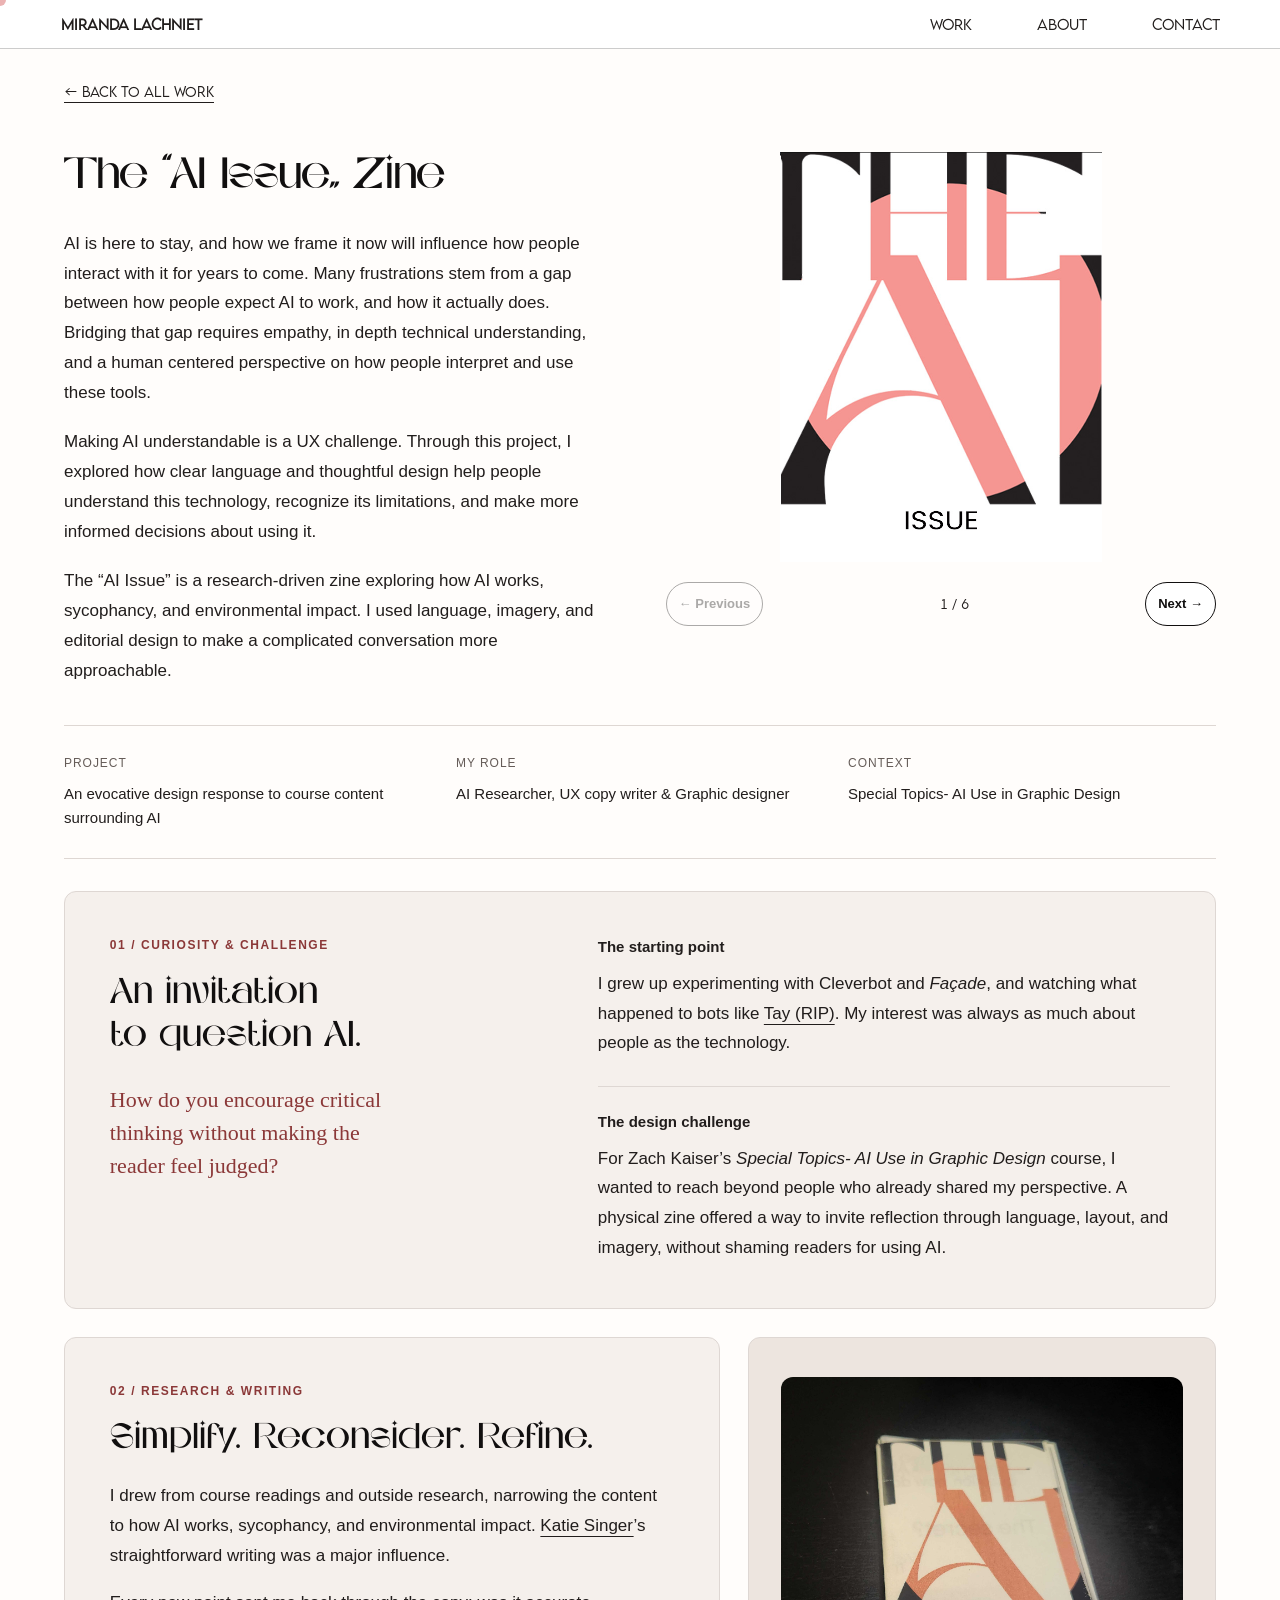
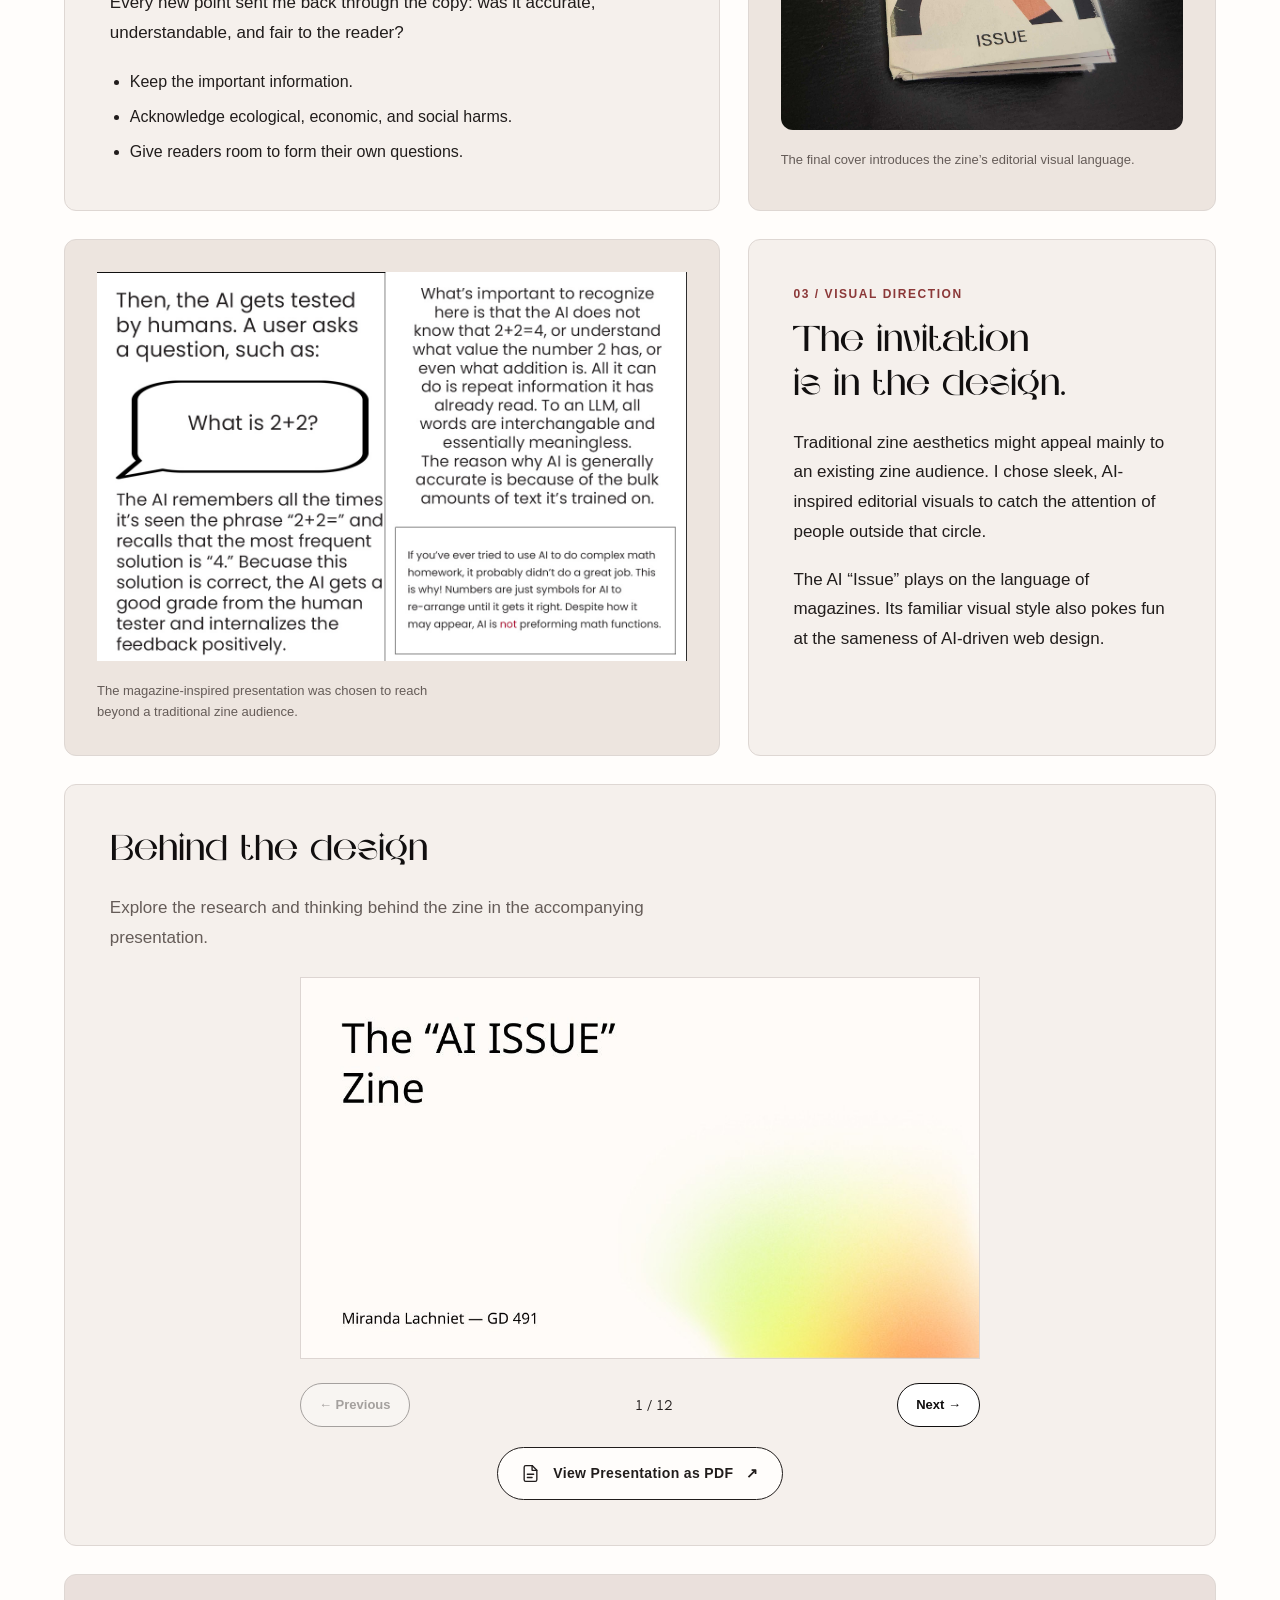
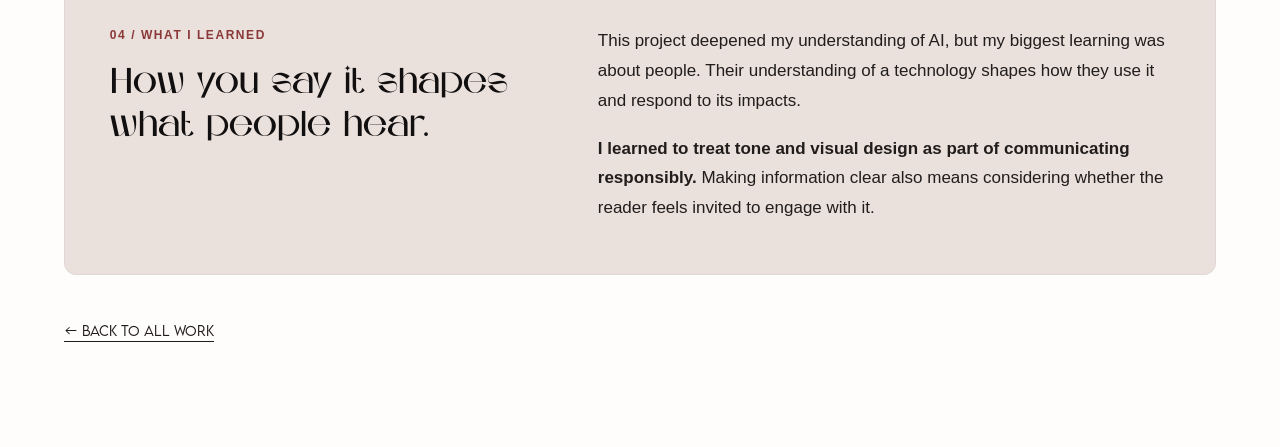
<file: ai-issue.html>
<!DOCTYPE html>
<html lang="en">
<head>
  <meta charset="UTF-8">
  <meta name="viewport" content="width=device-width, initial-scale=1.0">
  <title>The “AI Issue” Zine — Miranda Lachniet</title>
  <link rel="stylesheet" href="styles.css">
  <link rel="stylesheet" href="ai-issue.css">
</head>
<body class="project-page ai-case-study">
  <div class="cursor" aria-hidden="true"></div>
  <div class="cursor-glow" aria-hidden="true"></div>
  <nav class="horizontal-menu" aria-label="Main navigation">
    <a class="logo" href="index.html">Miranda Lachniet</a>
    <ul>
      <li><a href="index.html#work">Work</a></li>
      <li><a href="index.html#about">About</a></li>
      <li><a href="index.html#contact">Contact</a></li>
    </ul>
  </nav>
  <a class="ai-skip" href="#zine-context">Skip to the project story</a>
  <main class="project-page-main" id="main-content">
    <a class="project-external-link back-to-work" href="index.html#work">← Back to all work</a>
    <article class="project-frame">
      <div class="project-preview">
            <div class="project-preview-text">
              <h1 class="project-title">The “AI Issue” Zine</h1>
              <div class="ai-intro-copy">
                <p>AI is here to stay, and how we frame it now will influence how people interact with it for years to come. Many frustrations stem from a gap between how people expect AI to work, and how it actually does. Bridging that gap requires empathy, in depth technical understanding, and a human centered perspective on how people interpret and use these tools.</p>
                <p>Making AI understandable is a UX challenge. Through this project, I explored how clear language and thoughtful design help people understand this technology, recognize its limitations, and make more informed decisions about using it.</p>
                <p>The “AI Issue” is a research-driven zine exploring how AI works, sycophancy, and environmental impact. I used language, imagery, and editorial design to make a complicated conversation more approachable.</p>
              </div>

              
            </div>

              <!-- ZINE SLIDESHOW -->
              <div
                class="project-slideshow zine-image-slideshow"
                id="finished-zine"
                aria-label="The AI Issue zine pages"
                tabindex="0">

                <img
                  class="zine-slide-image"
                  src="assets/AI-Issue-1.jpg"
                  alt="The AI Issue zine, image 1 of 6">

                <div class="project-slide-controls">
                  <button
                    type="button"
                    class="slide-prev"
                    aria-label="Previous zine image">
                    ← Previous
                  </button>

                  <span
                    class="slide-counter"
                    aria-live="polite">
                    1 / 6
                  </span>

                  <button
                    type="button"
                    class="slide-next"
                    aria-label="Next zine image">
                    Next →
                  </button>
                </div>
              </div>
          </div>
      <dl class="ai-facts"><div><dt>Project</dt><dd>An evocative design response to course content surrounding AI</dd></div><div><dt>My role</dt><dd>AI Researcher, UX copy writer &amp; Graphic designer</dd></div><div><dt>Context</dt><dd>Special Topics- AI Use in Graphic Design</dd></div></dl>
      <div
            class="project-details project-page-details"
            id="project-details-3">

            <div class="project-details-inner">

              <!-- Aligned chapters: brief, research, design, reflection. -->
 <div class="zine-story ai-story-grid">
<section class="ai-opening ai-card" aria-labelledby="ai-opening-title">
 <div class="ai-opening-lead"><p class="ai-eyebrow">01 / Curiosity &amp; challenge</p><h2 id="ai-opening-title">An invitation to question AI.</h2><p class="ai-opening-question">How do you encourage critical thinking without making the reader feel judged?</p></div>
 <div class="ai-opening-copy">
  <div id="zine-context"><h3>The starting point</h3><p>I grew up experimenting with Cleverbot and <em>Façade</em>, and watching what happened to bots like <a href="https://en.wikipedia.org/wiki/Tay_(chatbot)" target="_blank" rel="noopener noreferrer">Tay (RIP)</a>. My interest was always as much about people as the technology.</p></div>
  <div id="zine-challenge"><h3>The design challenge</h3><p>For Zach Kaiser’s <em>Special Topics- AI Use in Graphic Design</em> course, I wanted to reach beyond people who already shared my perspective. A physical zine offered a way to invite reflection through language, layout, and imagery, without shaming readers for using AI.</p></div>
 </div>
</section>
<div class="ai-story-row ai-research-row"><section class="zine-story-section ai-card ai-research" aria-labelledby="zine-role">
                  <div class="ai-chapter-heading"><p class="ai-eyebrow">02 / Research &amp; writing</p><h2 id="zine-role">Simplify. Reconsider. Refine.</h2></div>
                  <div class="zine-story-copy"><p>I drew from course readings and outside research, narrowing the content to how AI works, sycophancy, and environmental impact. <a href="https://katiesinger.substack.com/" target="_blank" rel="noopener noreferrer">Katie Singer</a>’s straightforward writing was a major influence.</p><p>Every new point sent me back through the copy: was it accurate, understandable, and fair to the reader?</p><ul class="ai-principles"><li>Keep the important information.</li><li>Acknowledge ecological, economic, and social harms.</li><li>Give readers room to form their own questions.</li></ul></div>
                </section><figure class="ai-story-visual ai-portrait"><img src="assets/AI_Issue_Photo.jpg" alt="Photograph of the printed AI Issue zine" loading="lazy"><figcaption>The final cover introduces the zine’s editorial visual language.</figcaption></figure></div>
<div class="ai-story-row ai-design-row"><figure class="ai-story-visual ai-landscape"><img src="assets/AI-Issue-4+5.jpg" alt="A finished interior spread from The AI Issue" loading="lazy"><figcaption>The magazine-inspired presentation was chosen to reach beyond a traditional zine audience.</figcaption></figure><section class="zine-story-section ai-card ai-design" aria-labelledby="zine-process">
                  <div class="ai-chapter-heading"><p class="ai-eyebrow">03 / Visual direction</p><h2 id="zine-process">The invitation is in the design.</h2></div>
                  <div class="zine-story-copy"><p>Traditional zine aesthetics might appeal mainly to an existing zine audience. I chose sleek, AI-inspired editorial visuals to catch the attention of people outside that circle.</p><p>The AI “Issue” plays on the language of magazines. Its familiar visual style also pokes fun at the sameness of AI-driven web design.</p></div>
                </section></div>
              <!-- PRESENTATION SLIDESHOW -->
              <section class="ai-presentation-section ai-explanation-presentation" aria-labelledby="ai-presentation-heading">
<header class="ai-viewer-heading"><h2 id="ai-presentation-heading">Behind the design</h2><p>Explore the research and thinking behind the zine in the accompanying presentation.</p></header>
                <div
                  class="project-slideshow"
                  aria-label="The AI Issue project presentation"
                  tabindex="0">

                  <div
                    class="project-slide"
                    role="img"
                    aria-label="Presentation slide 1 of 12">
                  </div>

                  <div class="project-slide-controls">
                    <button
                      type="button"
                      class="slide-prev"
                      aria-label="Previous presentation slide">
                      ← Previous
                    </button>

                    <span
                      class="slide-counter"
                      aria-live="polite">
                      1 / 12
                    </span>

                    <button
                      type="button"
                      class="slide-next"
                      aria-label="Next presentation slide">
                      Next →
                    </button>
                  </div>
                </div>

                <div class="presentation-pdf-action">
                  <a
                    class="presentation-pdf-button"
                    href="assets/Portfolio GD Final Project.pdf"
                    target="_blank"
                    rel="noopener noreferrer"
                    aria-label="View The AI Issue presentation as PDF, opens in a new tab">

                    <svg
                      viewBox="0 0 24 24"
                      width="19"
                      height="19"
                      fill="none"
                      stroke="currentColor"
                      stroke-width="1.7"
                      stroke-linecap="round"
                      stroke-linejoin="round"
                      aria-hidden="true">
                      <path d="M14 2H6a2 2 0 0 0-2 2v16a2 2 0 0 0 2 2h12a2 2 0 0 0 2-2V8z"/>
                      <polyline points="14 2 14 8 20 8"/>
                      <path d="M8 13h8"/>
                      <path d="M8 17h6"/>
                    </svg>

                    <span>View Presentation as PDF</span>
                    <span aria-hidden="true">↗</span>
                  </a>
                </div>
              </section>
<section class="zine-story-section ai-card ai-learning" aria-labelledby="zine-conclusion">
                  <div class="ai-chapter-heading"><p class="ai-eyebrow">04 / What I learned</p><h2 id="zine-conclusion">How you say it shapes what people hear.</h2></div>
                  <div class="zine-story-copy"><p>This project deepened my understanding of AI, but my biggest learning was about people. Their understanding of a technology shapes how they use it and respond to its impacts.</p><p><strong>I learned to treat tone and visual design as part of communicating responsibly.</strong> Making information clear also means considering whether the reader feels invited to engage with it.</p></div>
                </section>
</div>

            </div>
          </div>
    </article>
    <a class="project-external-link back-to-work" href="index.html#work">← Back to all work</a>
  </main>
  <script src="main.js" defer></script>
</body>
</html>
</file>
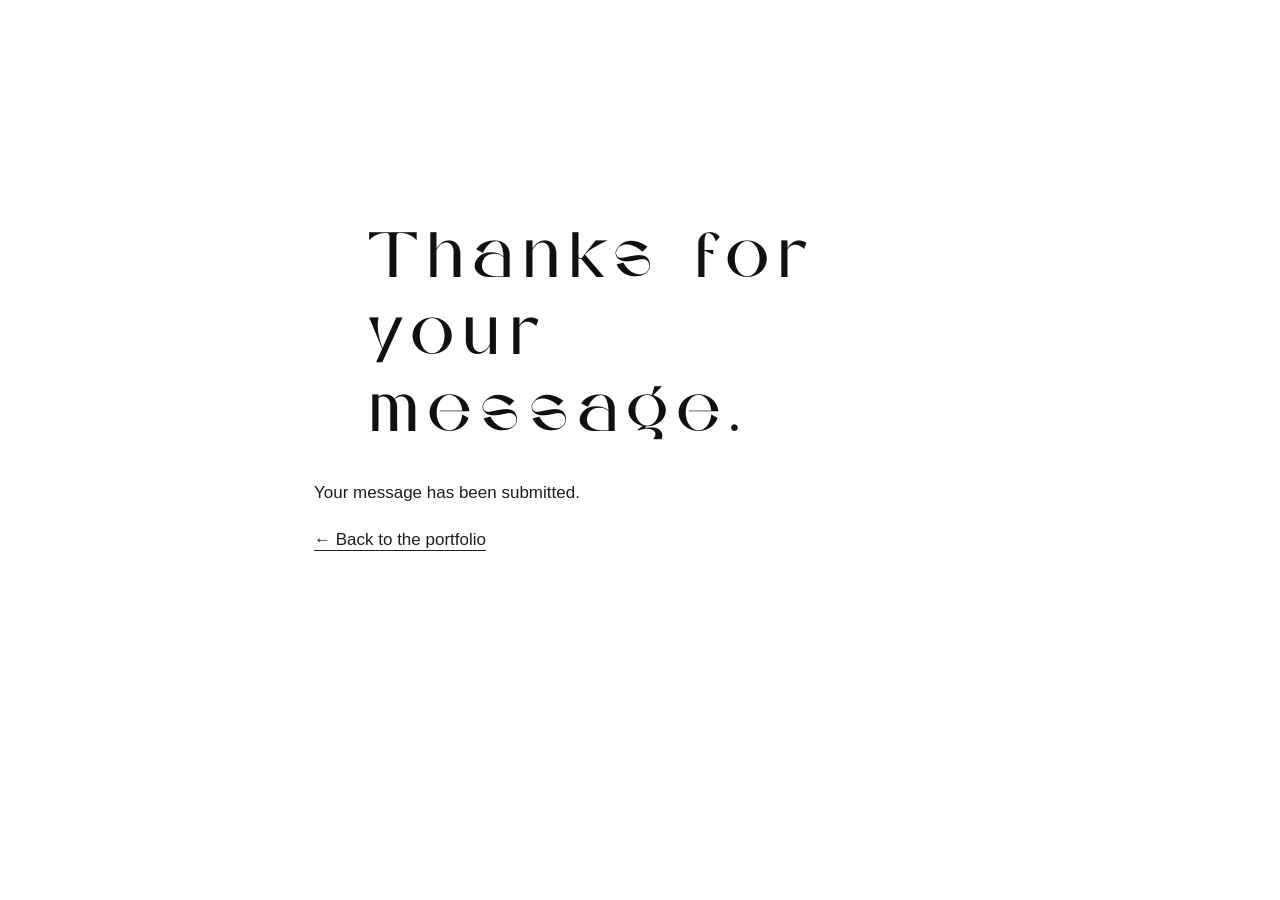
<file: contact-thanks.html>
<!DOCTYPE html>
<html lang="en"><head><meta charset="UTF-8"><meta name="viewport" content="width=device-width, initial-scale=1.0"><meta name="robots" content="noindex"><title>Message received — Miranda Lachniet</title><link rel="stylesheet" href="styles.css"><link rel="stylesheet" href="contact.css"></head>
<body><main class="contact-confirmation"><h1>Thanks for your message.</h1><p>Your message has been submitted.</p><a href="index.html#contact">← Back to the portfolio</a></main></body></html>
</file>
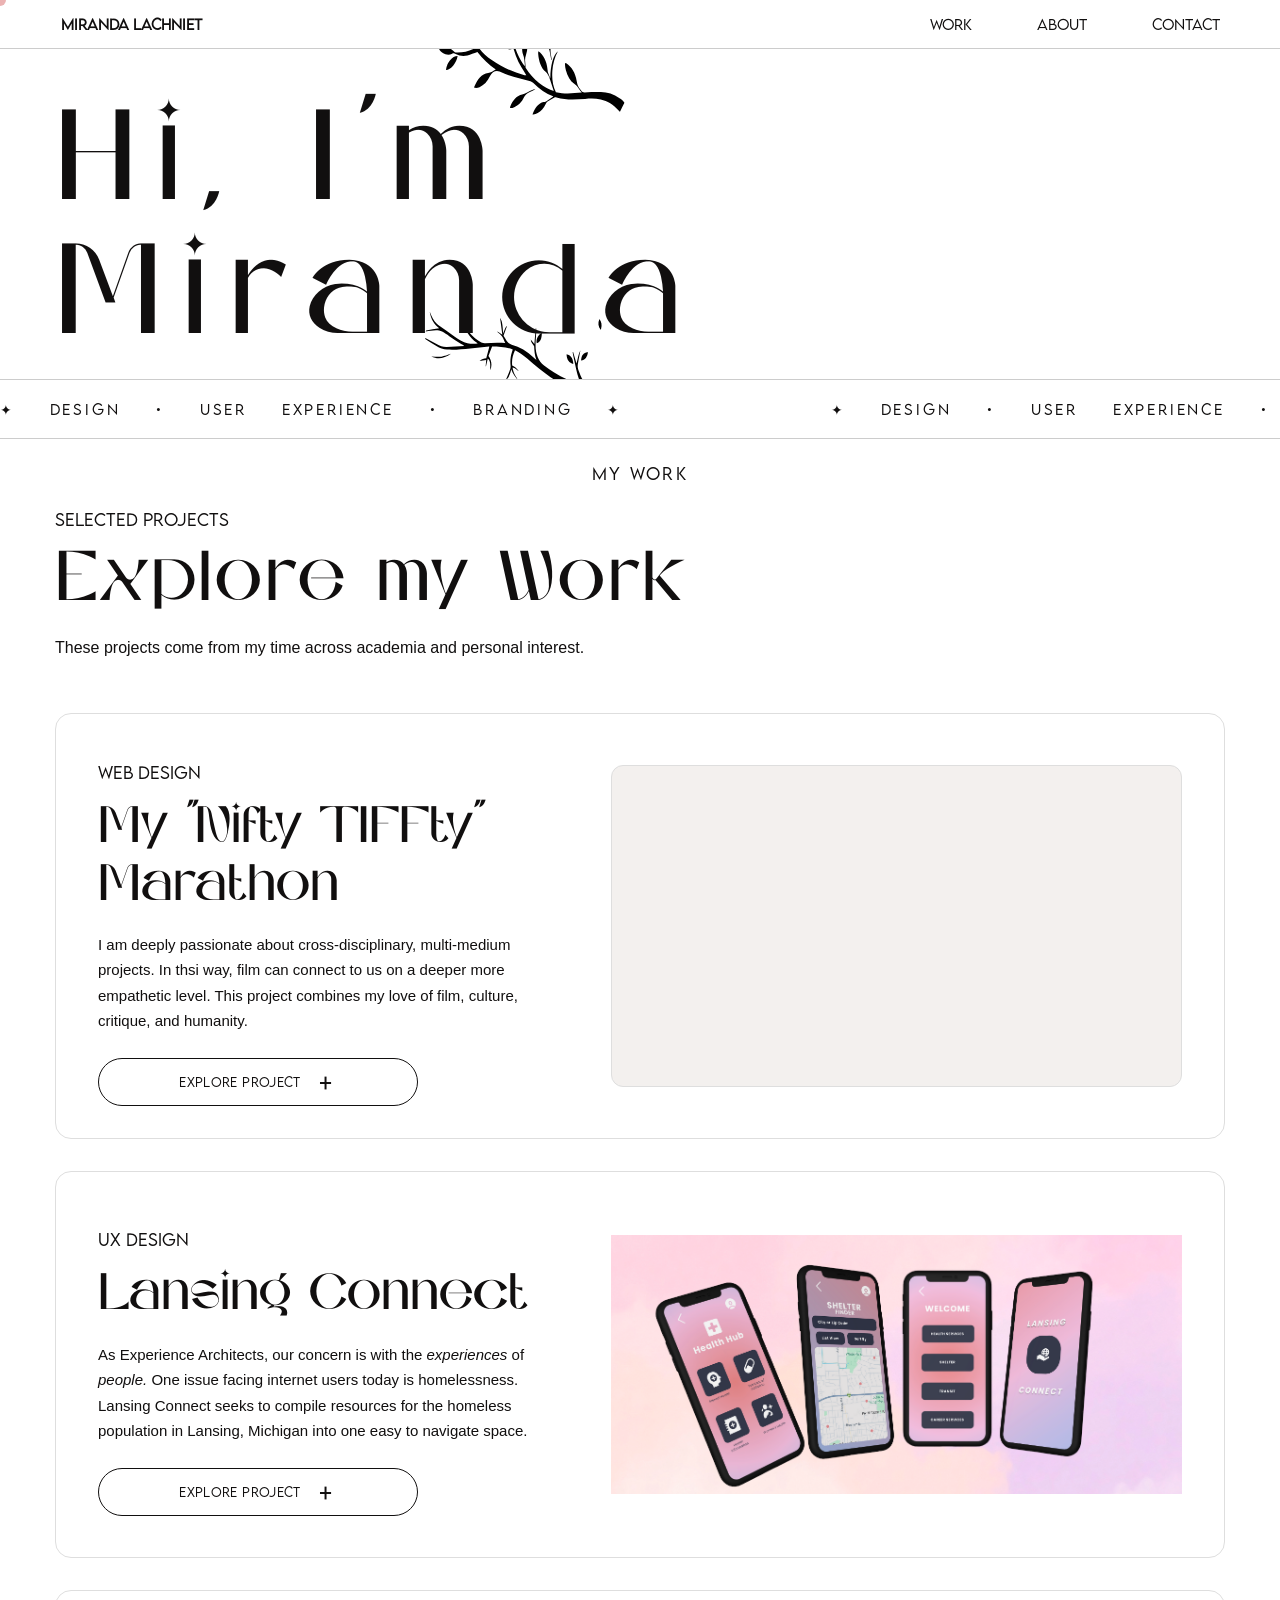
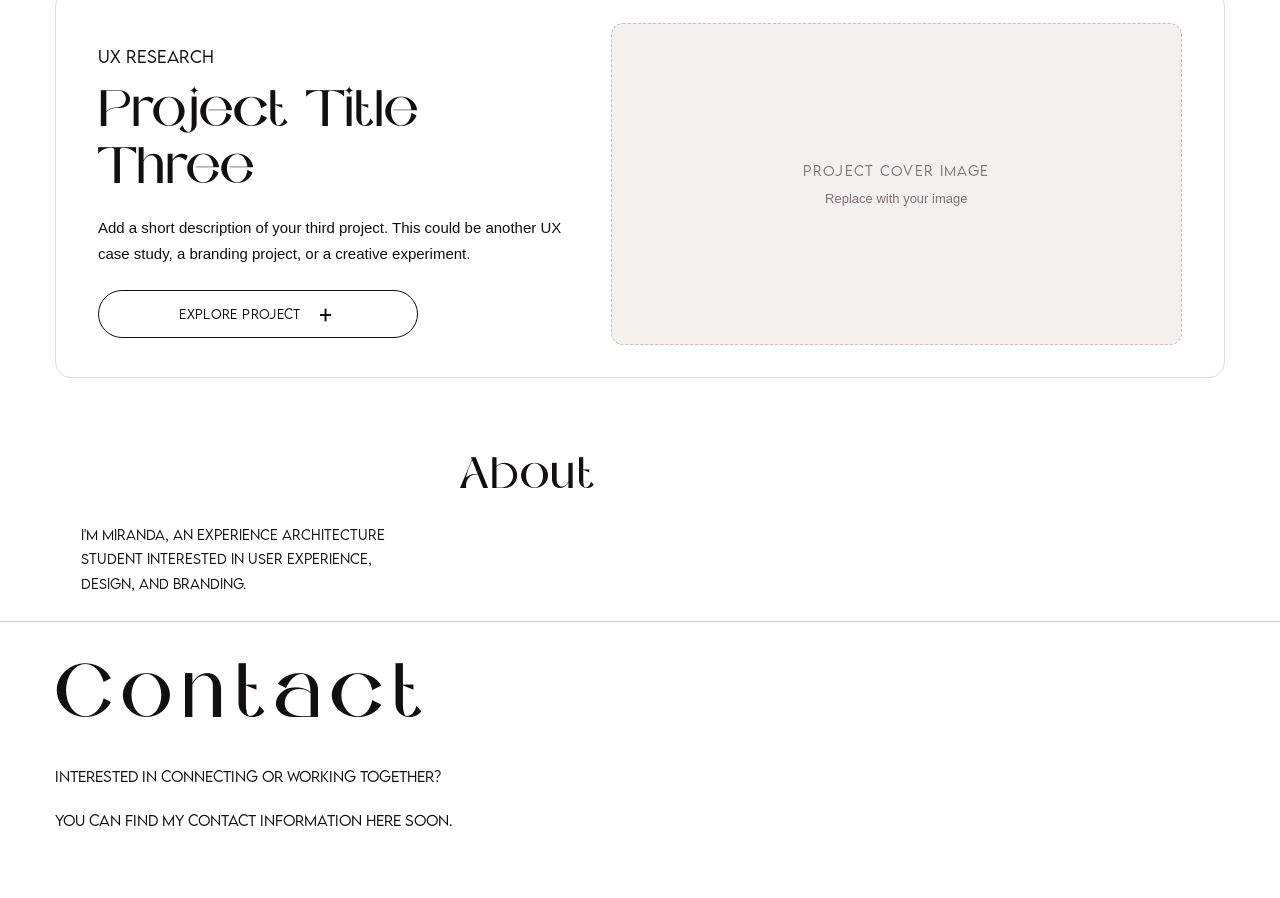
<file: indexF.html>
<!DOCTYPE html>
<html lang="en">

<head>
  <meta charset="UTF-8">
  <meta name="viewport" content="width=device-width, initial-scale=1.0">

  <title>Miranda Lachniet - Portfolio</title>

  <link rel="stylesheet" href="styles.css">
</head>

<body>

  <!-- Custom cursor -->
  <div class="cursor" aria-hidden="true"></div>
  <div class="cursor-glow" aria-hidden="true"></div>

  <!-- Navigation -->
  <nav class="horizontal-menu" aria-label="Main navigation">

    <div class="logo">Miranda Lachniet</div>

    <ul>
      <li><a href="#work">Work</a></li>
      <li><a href="#about">About</a></li>
      <li><a href="#contact">Contact</a></li>
    </ul>

  </nav>

  <!-- Hero -->
  <header class="hero">

    <h1 class="title-text">
      <span id="hi-word">Hi</span>,
      <span id="im-word">I'm</span>
    </h1>

    <div class="h2-container">
      <h2 id="name-text">Miranda</h2>
    </div>

    <!-- Decorative tree branches -->
    <svg
      id="tree"
      class="tree-branches"
      viewBox="0 0 1000 400"
      preserveAspectRatio="none"
      aria-hidden="true">
    </svg>

    <!-- Scrolling marquee -->
    <div class="marquee" aria-hidden="true">

      <div class="marquee-track">

        <span class="marquee-content">
          ✦ Design • User Experience • Branding ✦
          &nbsp;&nbsp;&nbsp;&nbsp;
          ✦ Design • User Experience • Branding ✦
          &nbsp;&nbsp;&nbsp;&nbsp;
          ✦ Design • User Experience • Branding ✦
          &nbsp;&nbsp;&nbsp;&nbsp;
        </span>

        <span class="marquee-content">
          ✦ Design • User Experience • Branding ✦
          &nbsp;&nbsp;&nbsp;&nbsp;
          ✦ Design • User Experience • Branding ✦
          &nbsp;&nbsp;&nbsp;&nbsp;
          ✦ Design • User Experience • Branding ✦
          &nbsp;&nbsp;&nbsp;&nbsp;
        </span>

      </div>

    </div>

  </header>

  <main>

    <!-- ========================================
         WORK SECTION
    ======================================== -->

    <section id="work" class="page-section">

      <h2 class="my-work">My work</h2>

      <div class="project-gallery">

        <div class="gallery-intro">
          <p class="gallery-eyebrow">SELECTED PROJECTS</p>
          <h3 class="gallery-heading">Explore my Work</h3>
          <p class="gallery-description">
            These projects come from my time across academia
            and personal interest.
          </p>
        </div>


        <!-- ========================================
             PROJECT 1: TIFF WEBSITE
        ======================================== -->

        <article class="project-frame">

          <div class="project-preview">

            <div class="project-preview-text">

              <p class="project-number">WEB DESIGN</p>

              <h4 class="project-title">
                My "Nifty TIFFty" Marathon
              </h4>

              <p class="project-summary">
                I am deeply passionate about cross-disciplinary, multi-medium
                projects. In thsi way, film can connect to us on a deeper more empathetic level.
                This project combines my love of film, culture, critique, and humanity.
              </p>

              <button
                class="project-toggle"
                type="button"
                aria-expanded="false"
                aria-controls="project-details-1">

                <span class="toggle-label">
                  Explore project
                </span>

                <span class="toggle-icon" aria-hidden="true">
                  +
                </span>

              </button>

            </div>

            <!-- Responsive live TIFF website thumbnail -->
            <div class="project-live-preview">

              <iframe
                src="https://finaltiffwebsite.netlify.app/"
                title="Live preview of my TIFF website"
                loading="lazy"
                tabindex="-1"
                aria-hidden="true">
              </iframe>

              <a
                class="project-live-overlay"
                href="https://finaltiffwebsite.netlify.app/"
                target="_blank"
                rel="noopener noreferrer"
                aria-label="Visit my TIFF website (opens in a new tab)">
              </a>

            </div>

          </div>


          <!-- Expanded TIFF project details -->
          <div
            class="project-details"
            id="project-details-1"
            hidden>

            <div class="project-details-inner">

              <div class="detail-heading">
                <p class="detail-eyebrow">THE PROCESS</p>
                <h5>Behind the design</h5>
              </div>

              <div class="detail-grid">

                <div class="detail-text">
                  <h6>Background</h6>

                  <p>
                    In 2025 I attened TIFF (Talk up TIFF)
                  </p>
                </div>

                <div class="detail-text">
                  <h6>My approach</h6>

                  <p>
                    I decided to turn this into a website that others could use to follow along
                    with my TIFF experience.
                  </p>
                </div>

              </div>

              <div
                class="image-placeholder detail-image"
                role="img"
                aria-label="TIFF website design process placeholder">

                <span>TIFF WIREFRAMES / DESIGN PROCESS</span>
                <small>Replace with your image</small>

              </div>

              <div class="detail-grid">

                <div class="detail-text">
                  <h6>The outcome</h6>

                  <p>
                    Describe the finished website,
                    its features, and how it addresses
                    the original design goals.
                  </p>
                </div>

                <div class="detail-text">
                  <h6>Reflection</h6>

                  <p>
                    Explain what you learned from the project,
                    what challenges you encountered,
                    and what you would improve.
                  </p>
                </div>

              </div>

              <p>
                <a
                  href="https://finaltiffwebsite.netlify.app/"
                  target="_blank"
                  rel="noopener noreferrer">
                  Visit the live TIFF website ↗
                </a>
              </p>

            </div>

          </div>

        </article>


        <!-- ========================================
             PROJECT 2: LANSING CONNECT
        ======================================== -->

        <article class="project-frame">

          <div class="project-preview">

            <div class="project-preview-text">

              <p class="project-number">UX DESIGN</p>

              <h4 class="project-title">
                Lansing Connect
              </h4>

              <p class="project-summary">
                As Experience Architects, our concern is with
                the <em>experiences</em> of <em>people.</em>
                One issue facing internet users today is homelessness.
                Lansing Connect seeks to compile resources for the
                homeless population in Lansing, Michigan into one
                easy to navigate space.
              </p>

              <button
                class="project-toggle"
                type="button"
                aria-expanded="false"
                aria-controls="project-details-2">

                <span class="toggle-label">
                  Explore project
                </span>

                <span class="toggle-icon" aria-hidden="true">
                  +
                </span>

              </button>

            </div>

            <!-- Existing Lansing Connect image -->
            <div class="project-cover">

              <img
                src="Lansing Connect Splash.png"
                alt="Lansing Connect project splash"
                style="
                  display: block;
                  width: 100%;
                  height: 100%;
                  object-fit: contain;
                  border-radius: 10px;
                "
              >

            </div>

          </div>


          <!-- Expanded Lansing Connect details -->
          <div
            class="project-details"
            id="project-details-2"
            hidden>

            <div class="project-details-inner">

              <div class="detail-heading">
                <p class="detail-eyebrow">THE PROCESS</p>
                <h5>Behind the design</h5>
              </div>

              <div class="detail-grid">

                <div class="detail-text">
                  <h6>The challenge</h6>

                  <p>
                    Describe the challenges people experiencing
                    homelessness face when trying to find
                    resources and services online.
                  </p>
                </div>

                <div class="detail-text">
                  <h6>My approach</h6>

                  <p>
                    Explain how you researched the needs of
                    your users and designed an accessible,
                    easy-to-navigate resource website.
                  </p>
                </div>

              </div>

              <div
                class="image-placeholder detail-image"
                role="img"
                aria-label="Lansing Connect process image placeholder">

                <span>LANSING CONNECT PROCESS IMAGE</span>
                <small>Replace with your image</small>

              </div>

              <div class="detail-grid">

                <div class="detail-text">
                  <h6>The outcome</h6>

                  <p>
                    Describe your final prototype or website,
                    its key features, and the design decisions
                    that support your intended users.
                  </p>
                </div>

                <div class="detail-text">
                  <h6>Reflection</h6>

                  <p>
                    Discuss what you learned about experience
                    architecture, accessibility, and designing
                    for community needs.
                  </p>
                </div>

              </div>

              <div
                class="image-placeholder detail-image"
                role="img"
                aria-label="Lansing Connect final design placeholder">

                <span>LANSING CONNECT FINAL DESIGN</span>
                <small>Replace with your image</small>

              </div>

            </div>

          </div>

        </article>


        <!-- ========================================
             PROJECT 3: PLACEHOLDER
        ======================================== -->

        <article class="project-frame">

          <div class="project-preview">

            <div class="project-preview-text">

              <p class="project-number">UX Research</p>

              <h4 class="project-title">
                Project Title Three
              </h4>

              <p class="project-summary">
                Add a short description of your third project.
                This could be another UX case study,
                a branding project, or a creative experiment.
              </p>

              <button
                class="project-toggle"
                type="button"
                aria-expanded="false"
                aria-controls="project-details-3">

                <span class="toggle-label">
                  Explore project
                </span>

                <span class="toggle-icon" aria-hidden="true">
                  +
                </span>

              </button>

            </div>

            <div
              class="image-placeholder project-cover"
              role="img"
              aria-label="Project three cover image placeholder">

              <span>PROJECT COVER IMAGE</span>
              <small>Replace with your image</small>

            </div>

          </div>


          <!-- Expanded third project -->
          <div
            class="project-details"
            id="project-details-3"
            hidden>

            <div class="project-details-inner">

              <div class="detail-heading">
                <p class="detail-eyebrow">THE PROCESS</p>
                <h5>Behind the design</h5>
              </div>

              <div class="detail-grid">

                <div class="detail-text">
                  <h6>The challenge</h6>

                  <p>
                    Introduce the problem, the project goals,
                    and the people you designed for.
                  </p>
                </div>

                <div class="detail-text">
                  <h6>My approach</h6>

                  <p>
                    Explain your process, including research,
                    sketches, prototypes, and design iterations.
                  </p>
                </div>

              </div>

              <div
                class="image-placeholder detail-image"
                role="img"
                aria-label="Project three process image placeholder">

                <span>PROCESS IMAGE / WIREFRAMES</span>
                <small>Replace with your image</small>

              </div>

              <div class="detail-grid">

                <div class="detail-text">
                  <h6>The outcome</h6>

                  <p>
                    Show what you created and explain how
                    the final design addresses the problem.
                  </p>
                </div>

                <div class="detail-text">
                  <h6>Reflection</h6>

                  <p>
                    Add your takeaways, lessons learned,
                    and possible next steps.
                  </p>
                </div>

              </div>

              <div
                class="image-placeholder detail-image"
                role="img"
                aria-label="Project three final design placeholder">

                <span>FINAL DESIGN IMAGE</span>
                <small>Replace with your image</small>

              </div>

            </div>

          </div>

        </article>

      </div>

    </section>


    <!-- ========================================
         ABOUT SECTION
    ======================================== -->

    <section id="about" class="page-section about-section">

      <h2 class="section-heading">About</h2>

      <div class="section-content">
        <p>
          I'm Miranda, an Experience Architecture student
          interested in user experience, design, and branding.
        </p>
      </div>

    </section>


    <!-- ========================================
         CONTACT SECTION
    ======================================== -->

    <section id="contact" class="page-section contact-section">

      <h2 class="section-heading">Contact</h2>

      <div class="section-content">
        <p>
          Interested in connecting or working together?
        </p>

        <p>
          You can find my contact information here soon.
        </p>
      </div>

    </section>

  </main>

  <!-- JavaScript -->
  <script src="main.js" defer></script>
  <script src="tree.js" defer></script>

  <!-- Automatically fit the live TIFF site into its thumbnail -->
  <script>
    document.addEventListener('DOMContentLoaded', () => {
      const previews = document.querySelectorAll(
        '.project-live-preview'
      );

      const desktopWidth = 1440;

      const resizeObserver = new ResizeObserver((entries) => {
        entries.forEach((entry) => {
          const preview = entry.target;
          const iframe = preview.querySelector('iframe');

          if (!iframe) return;

          const width = preview.clientWidth;
          const scale = width / desktopWidth;

          iframe.style.transform = `scale(${scale})`;
        });
      });

      previews.forEach((preview) => {
        resizeObserver.observe(preview);
      });
    });
  </script>

</body>
</html>
</file>
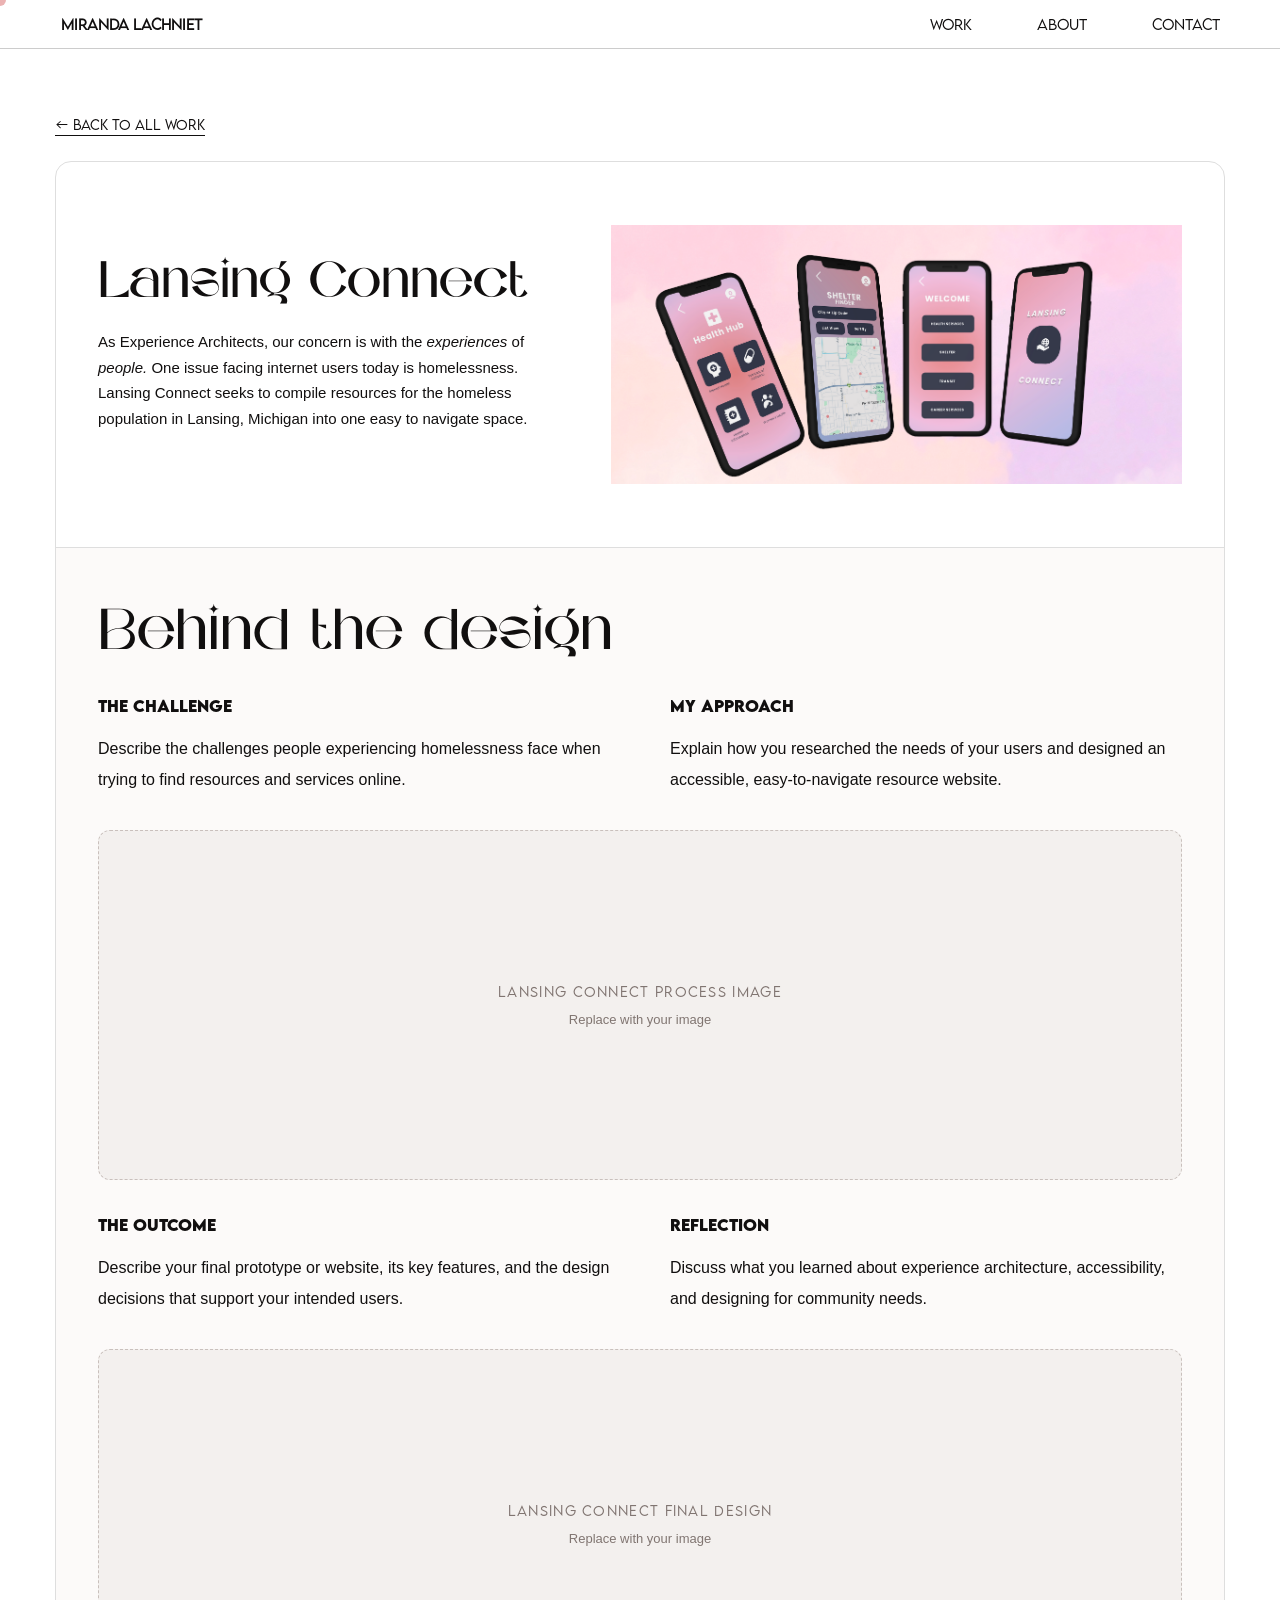
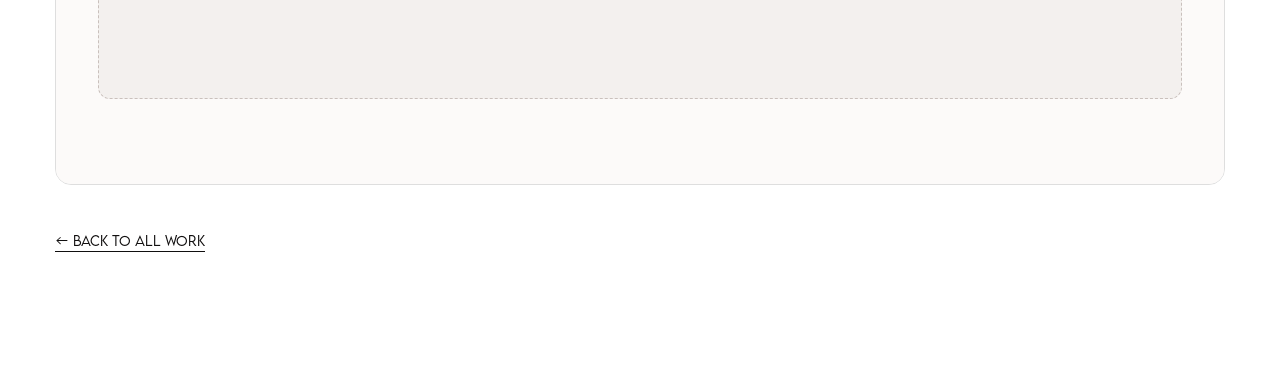
<file: lansing-connect.html>
<!DOCTYPE html>
<html lang="en">
<head>
  <meta charset="UTF-8">
  <meta name="viewport" content="width=device-width, initial-scale=1.0">
  <title>Lansing Connect — Miranda Lachniet</title>
  <link rel="stylesheet" href="styles.css">
</head>
<body class="project-page">
  <div class="cursor" aria-hidden="true"></div>
  <div class="cursor-glow" aria-hidden="true"></div>
  <nav class="horizontal-menu" aria-label="Main navigation">
    <a class="logo" href="index.html">Miranda Lachniet</a>
    <ul>
      <li><a href="index.html#work">Work</a></li>
      <li><a href="index.html#about">About</a></li>
      <li><a href="index.html#contact">Contact</a></li>
    </ul>
  </nav>
  <main class="project-page-main">
    <a class="project-external-link back-to-work" href="index.html#work">← Back to all work</a>
    <article class="project-frame">
      <div class="project-preview">
            <div class="project-preview-text">
              <h1 class="project-title">
                Lansing Connect
              </h1>

              <p class="project-summary">
                As Experience Architects, our concern is with
                the <em>experiences</em> of <em>people.</em>
                One issue facing internet users today is homelessness.
                Lansing Connect seeks to compile resources for the
                homeless population in Lansing, Michigan into one
                easy to navigate space.
              </p>

              
            </div>

            <div class="project-cover">
              <img
                src="Lansing Connect Splash.png"
                alt="Lansing Connect website splash screen"
                loading="lazy">
            </div>
          </div>
      <div
            class="project-details project-page-details"
            id="project-details-2">

            <div class="project-details-inner">
              <div class="detail-heading">
                <h5>Behind the design</h5>
              </div>

              <div class="detail-grid">
                <div class="detail-text">
                  <h6>The challenge</h6>
                  <p>
                    Describe the challenges people experiencing
                    homelessness face when trying to find
                    resources and services online.
                  </p>
                </div>

                <div class="detail-text">
                  <h6>My approach</h6>
                  <p>
                    Explain how you researched the needs of
                    your users and designed an accessible,
                    easy-to-navigate resource website.
                  </p>
                </div>
              </div>

              <div
                class="image-placeholder detail-image"
                role="img"
                aria-label="Lansing Connect process image placeholder">
                <span>LANSING CONNECT PROCESS IMAGE</span>
                <small>Replace with your image</small>
              </div>

              <div class="detail-grid">
                <div class="detail-text">
                  <h6>The outcome</h6>
                  <p>
                    Describe your final prototype or website,
                    its key features, and the design decisions
                    that support your intended users.
                  </p>
                </div>

                <div class="detail-text">
                  <h6>Reflection</h6>
                  <p>
                    Discuss what you learned about experience
                    architecture, accessibility, and designing
                    for community needs.
                  </p>
                </div>
              </div>

              <div
                class="image-placeholder detail-image"
                role="img"
                aria-label="Lansing Connect final design placeholder">
                <span>LANSING CONNECT FINAL DESIGN</span>
                <small>Replace with your image</small>
              </div>
            </div>
          </div>
    </article>
    <a class="project-external-link back-to-work" href="index.html#work">← Back to all work</a>
  </main>
  <script src="main.js" defer></script>
</body>
</html>
</file>
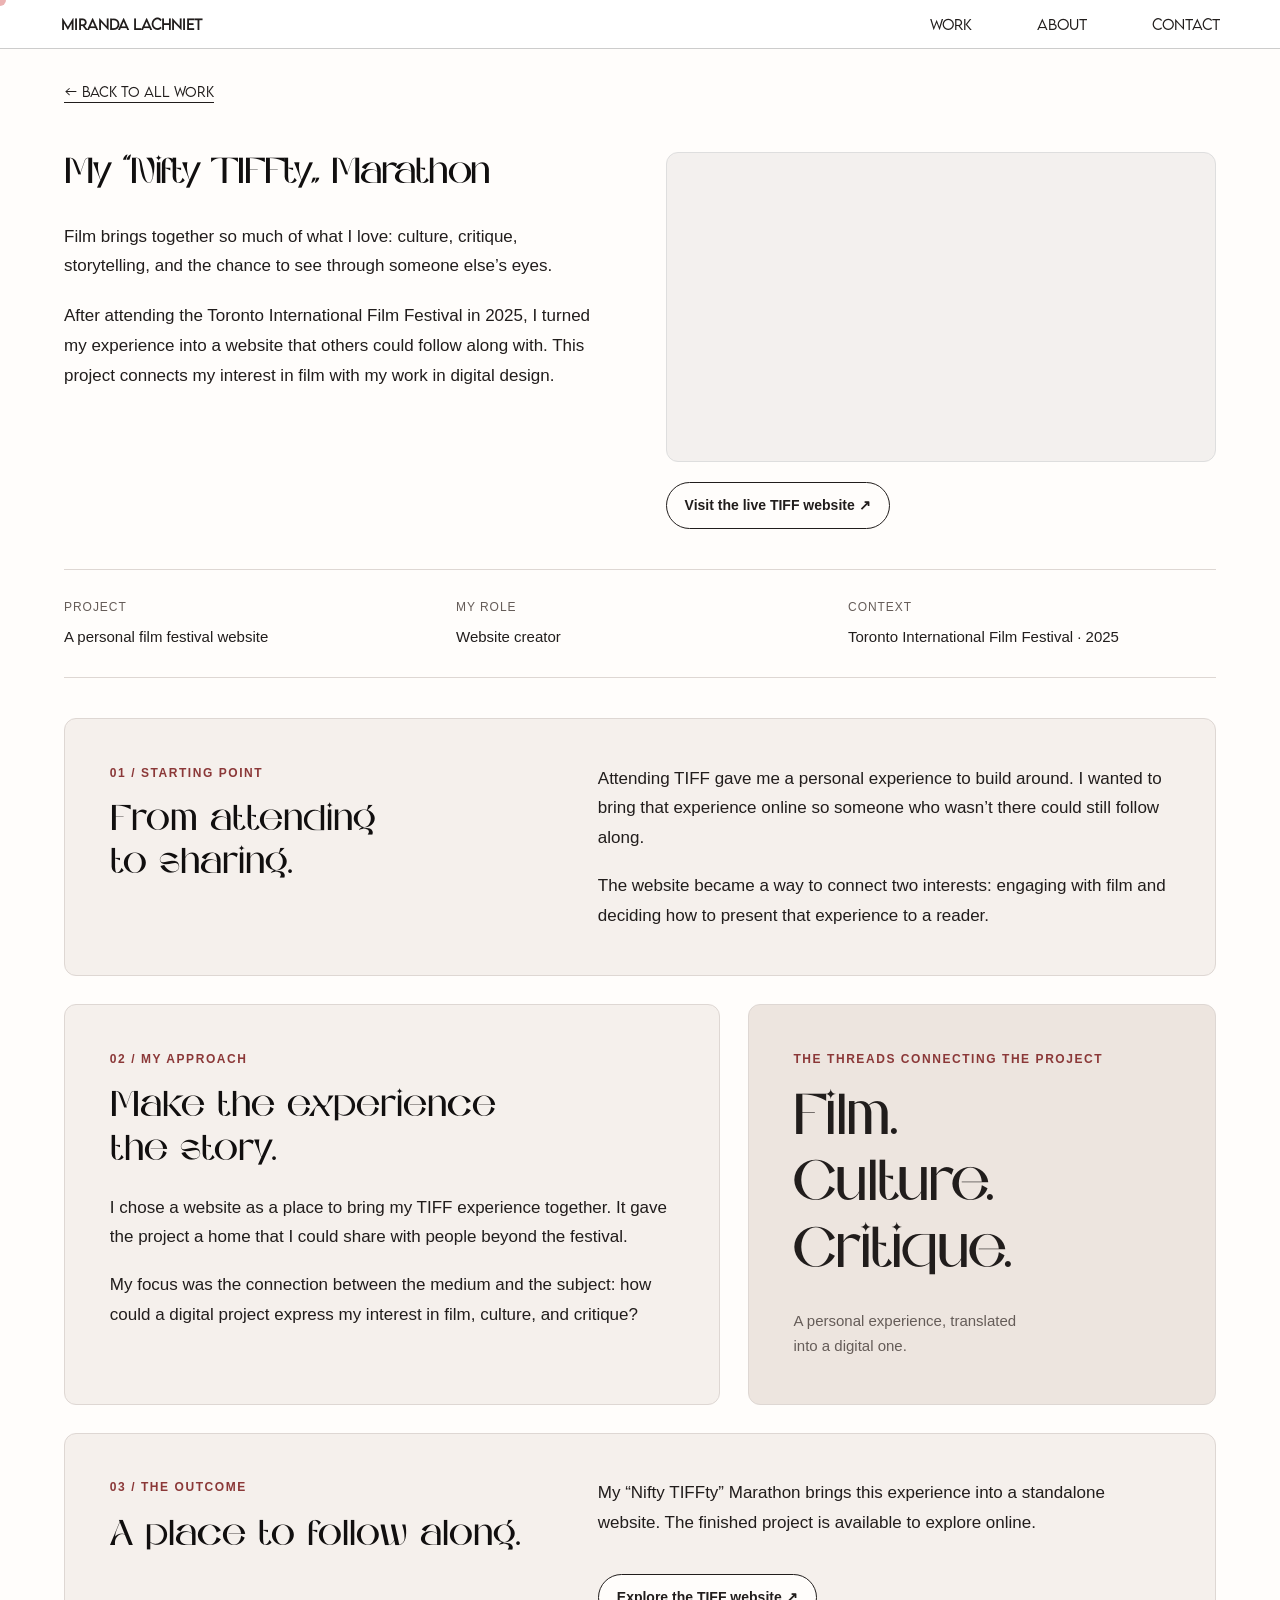
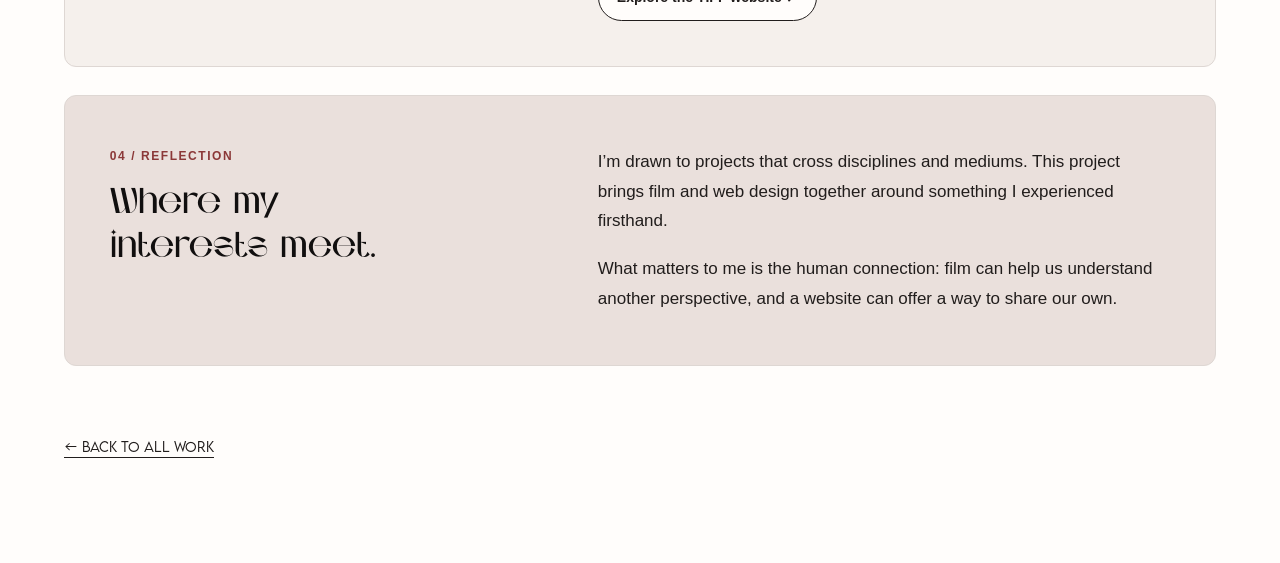
<file: tiff.html>
<!DOCTYPE html>
<html lang="en">
<head>
  <meta charset="UTF-8">
  <meta name="viewport" content="width=device-width, initial-scale=1.0">
  <title>My “Nifty TIFFty” Marathon — Miranda Lachniet</title>
  <link rel="stylesheet" href="styles.css">
  <link rel="stylesheet" href="tiff.css">
</head>
<body class="project-page tiff-case-study">
  <div class="cursor" aria-hidden="true"></div>
  <div class="cursor-glow" aria-hidden="true"></div>
  <a class="tiff-skip" href="#tiff-story">Skip to the project story</a>
  <nav class="horizontal-menu" aria-label="Main navigation">
    <a class="logo" href="index.html">Miranda Lachniet</a>
    <ul>
      <li><a href="index.html#work">Work</a></li>
      <li><a href="index.html#about">About</a></li>
      <li><a href="index.html#contact">Contact</a></li>
    </ul>
  </nav>
  <main class="project-page-main">
    <a class="project-external-link back-to-work" href="index.html#work">← Back to all work</a>
    <article class="project-frame">
      <header class="project-preview">
        <div class="project-preview-text">
          <h1 class="project-title">My “Nifty TIFFty” Marathon</h1>
          <p class="tiff-intro">Film brings together so much of what I love: culture, critique, storytelling, and the chance to see through someone else’s eyes.</p>
          <p class="tiff-intro">After attending the Toronto International Film Festival in 2025, I turned my experience into a website that others could follow along with. This project connects my interest in film with my work in digital design.</p>
        </div>
        <div class="tiff-preview-group">
          <div class="project-live-preview">
            <iframe src="https://finaltiffwebsite.netlify.app/" title="Live preview of my TIFF website" loading="lazy" tabindex="-1" aria-hidden="true"></iframe>
            <a class="project-live-overlay" href="https://finaltiffwebsite.netlify.app/" target="_blank" rel="noopener noreferrer" aria-label="Visit my TIFF website (opens in a new tab)"></a>
          </div>
          <a class="tiff-site-link" href="https://finaltiffwebsite.netlify.app/" target="_blank" rel="noopener noreferrer">Visit the live TIFF website ↗</a>
        </div>
      </header>
      <dl class="tiff-facts">
        <div><dt>Project</dt><dd>A personal film festival website</dd></div>
        <div><dt>My role</dt><dd>Website creator</dd></div>
        <div><dt>Context</dt><dd>Toronto International Film Festival · 2025</dd></div>
      </dl>
      <div class="tiff-story" id="tiff-story">
        <section class="tiff-card tiff-wide" aria-labelledby="tiff-start">
          <div><p class="tiff-eyebrow">01 / Starting point</p><h2 id="tiff-start">From attending to sharing.</h2></div>
          <div class="tiff-copy"><p>Attending TIFF gave me a personal experience to build around. I wanted to bring that experience online so someone who wasn’t there could still follow along.</p><p>The website became a way to connect two interests: engaging with film and deciding how to present that experience to a reader.</p></div>
        </section>
        <div class="tiff-story-row">
          <section class="tiff-card" aria-labelledby="tiff-approach">
            <p class="tiff-eyebrow">02 / My approach</p>
            <h2 id="tiff-approach">Make the experience the story.</h2>
            <div class="tiff-copy"><p>I chose a website as a place to bring my TIFF experience together. It gave the project a home that I could share with people beyond the festival.</p><p>My focus was the connection between the medium and the subject: how could a digital project express my interest in film, culture, and critique?</p></div>
          </section>
          <aside class="tiff-theme-panel" aria-label="The interests behind the project">
            <p class="tiff-eyebrow">The threads connecting the project</p>
            <p class="tiff-theme-word">Film.</p>
            <p class="tiff-theme-word">Culture.</p>
            <p class="tiff-theme-word">Critique.</p>
            <p class="tiff-theme-note">A personal experience, translated into a digital one.</p>
          </aside>
        </div>
        <section class="tiff-card tiff-wide tiff-outcome" aria-labelledby="tiff-outcome">
          <div><p class="tiff-eyebrow">03 / The outcome</p><h2 id="tiff-outcome">A place to follow along.</h2></div>
          <div class="tiff-copy"><p>My “Nifty TIFFty” Marathon brings this experience into a standalone website. The finished project is available to explore online.</p><a class="tiff-site-link" href="https://finaltiffwebsite.netlify.app/" target="_blank" rel="noopener noreferrer">Explore the TIFF website ↗</a></div>
        </section>
        <section class="tiff-card tiff-wide tiff-reflection" aria-labelledby="tiff-reflection">
          <div><p class="tiff-eyebrow">04 / Reflection</p><h2 id="tiff-reflection">Where my interests meet.</h2></div>
          <div class="tiff-copy"><p>I’m drawn to projects that cross disciplines and mediums. This project brings film and web design together around something I experienced firsthand.</p><p>What matters to me is the human connection: film can help us understand another perspective, and a website can offer a way to share our own.</p></div>
        </section>
      </div>
    </article>
    <a class="project-external-link back-to-work tiff-bottom-back" href="index.html#work">← Back to all work</a>
  </main>
  <script src="main.js" defer></script>
</body>
</html>
</file>
<file: styles.css>
/* ========================================
   FONTS
======================================== */

@font-face {
  font-family: 'lemon_milk';
  src: url('./fonts/lemon_milk/LEMONMILK-Light.otf') format('opentype');
  font-weight: 300;
  font-style: normal;
}

@font-face {
  font-family: 'lemon_milk_bold';
  src: url('./fonts/lemon_milk/LEMONMILK-Bold.otf') format('opentype');
  font-weight: 700;
  font-style: normal;
}

@font-face {
  font-family: 'Amoria';
  src: url('./fonts/amoria/AMORIA.otf') format('opentype');
  font-weight: 400;
  font-style: normal;
}

/* ========================================
   BASE
======================================== */

* {
  box-sizing: border-box;
}

html {
  scroll-behavior: smooth;
  scroll-padding-top: var(--navigation-height, 71px);
}

body {
  margin: 0;
  overflow-x: hidden;
  position: relative;
  min-height: 100vh;
  padding-top: 71px;
  font-family: 'lemon_milk', sans-serif;
  background-color: #ffffff;
  color: #110F0F;
}

button {
  font: inherit;
}

[hidden] {
  display: none !important;
}

/* ========================================
   CUSTOM CURSOR
======================================== */

.cursor,
.cursor-glow {
  display: none;
  position: fixed;
  left: 0;
  top: 0;
  border-radius: 50%;
  pointer-events: none;
}

.cursor {
  width: 12px;
  height: 12px;
  background: #ebb2b2;
  transform: translate(-50%, -50%);
  z-index: 9999;
  mix-blend-mode: multiply;
  transition: transform 0.12s ease;
}

.cursor-glow {
  width: 60px;
  height: 60px;
  background: radial-gradient(
    circle,
    rgba(255, 107, 107, 0.4) 0%,
    rgba(255, 107, 107, 0) 70%
  );
  transform: translate(-50%, -50%);
  z-index: 9998;
  mix-blend-mode: screen;
  opacity: 0.7;
  transition: transform 0.2s ease, opacity 0.25s ease;
}

@media (hover: hover) and (pointer: fine) {
  body,
  a,
  button {
    cursor: none;
  }

  .cursor,
  .cursor-glow {
    display: block;
  }
}

/* ========================================
   NAVIGATION
======================================== */

.horizontal-menu {
  display: flex;
  justify-content: space-between;
  align-items: center;
  width: 100%;
  padding: 15px 60px;
  border-bottom: 1px solid #ccc;
  font-family: 'lemon_milk', sans-serif;
  font-size: 14px;
  position: fixed;
  top: 0;
  left: 0;
  background-color: #ffffff;
  z-index: 1000;
}

.horizontal-menu .logo {
  font-weight: 600;
  font-size: 14px;
  margin-left: 1px;
}

.horizontal-menu ul {
  display: flex;
  list-style: none;
  gap: 65px;
  padding: 0;
  margin: 0;
}

.horizontal-menu a {
  color: #110F0F;
  text-decoration: none;
  transition: color 0.2s ease;
}

.horizontal-menu a:hover {
  color: #ff6b6b;
}

a:focus-visible,
button:focus-visible {
  outline: 2px solid #ff6b6b;
  outline-offset: 5px;
}

/* ========================================
   HERO
======================================== */

.hero {
  position: relative;
  min-height: 0;
  isolation: isolate;
}

h1,
h2 {
  margin: 0;
  font-family: 'Amoria', serif;
  font-weight: lighter;
  letter-spacing: 0.16em;
  color: #110F0F;
  text-align: left;
}

h1 {
  font-size: clamp(60px, 10vw, 130px);
  margin: 0 55px;
  padding-top: 30px;
  padding-bottom: 10px;
}

.h2-container {
  margin: 0 55px;
}

.h2-container h2 {
  font-size: clamp(60px, 10vw, 130px);
  padding-top: 0;
  padding-bottom: 20px;
}

#hi-word,
#name-text {
  position: relative;
  text-align: left;
}

#name-text {
  display: block;
}

/* ========================================
   INTERACTIVE LETTER GLOW
======================================== */

.letter {
  display: inline-block;
  position: relative;
  z-index: 1;
  color: #110F0F;
  transition:
    transform 0.28s cubic-bezier(.2, .9, .2, 1),
    color 0.28s cubic-bezier(.2, .9, .2, 1),
    text-shadow 0.28s cubic-bezier(.2, .9, .2, 1);
}

.letter.hovered {
  transform: translateY(-12px);
  color: #ff6b6b;
  text-shadow: 0 0 12px rgba(255, 107, 107, 0.7);
  z-index: 2;
}

.letter.adjacent-1 {
  transform: translateY(-6px);
  color: #ff8d8d;
  text-shadow: 0 0 8px rgba(255, 141, 141, 0.5);
  z-index: 2;
}

.letter.adjacent-2 {
  transform: translateY(-3px);
  color: #ffb3b3;
  text-shadow: 0 0 4px rgba(255, 179, 179, 0.3);
  z-index: 2;
}

/* ========================================
   TREE BRANCHES
======================================== */

.tree-branches {
  position: absolute;
  top: 0;
  right: -350px;
  width: 850px;
  height: 500px;
  pointer-events: none;
  z-index: 0;
  overflow: visible;
}

.tree-branches image {
  pointer-events: none;
}

/* ========================================
   MARQUEE
======================================== */

.marquee {
  position: relative;
  z-index: 1;
  width: 100%;
  overflow: hidden;
  border-top: 1px solid #ccc;
  border-bottom: 1px solid #ccc;
  padding: 20px 0;
  margin: 0;
  font-family: 'lemon_milk', sans-serif;
  color: #110F0F;
  background: #ffffff;
}

.marquee-track {
  display: flex;
  width: max-content;
  animation: marquee-scroll 30s linear infinite;
}

.marquee-content {
  display: block;
  flex-shrink: 0;
  white-space: nowrap;
  font-size: 14px;
  word-spacing: 2em;
  letter-spacing: 0.2em;
}

@keyframes marquee-scroll {
  from {
    transform: translateX(0);
  }

  to {
    transform: translateX(-50%);
  }
}

/* ========================================
   WORK SECTION
======================================== */

.page-section {
  scroll-margin-top: 0;
}

.my-work {
  display: block;
  width: 100%;
  margin: 0;
  padding: 24px 20px 0;
  text-align: center;
  font-family: 'lemon_milk', sans-serif;
  font-weight: 300;
  font-size: clamp(14px, 2vw, 16px);
  letter-spacing: 0.14em;
  line-height: 1.4;
}

.project-gallery {
  max-width: none;
  margin: 24px 55px 48px;
  padding: 0;
}

.gallery-intro {
  margin-bottom: 50px;
}

.gallery-heading {
  font-family: 'Amoria', serif;
  font-size: clamp(44px, 5.5vw, 80px);
  font-weight: 400;
  letter-spacing: 0.04em;
  margin: 12px 0 20px;
}

.gallery-description {
  font-family: 'Poppins', sans-serif;
  font-size: 16px;
  line-height: 1.8;
  max-width: 650px;
  margin: 0;
}

/* ========================================
   PROJECT PANELS
======================================== */

.project-frame {
  position: relative;
  isolation: isolate;
  border: 1px solid #dedede;
  border-radius: 16px;
  overflow: hidden;
  background: #ffffff;
  margin-bottom: 32px;
  transition:
    border-color 0.65s ease,
    box-shadow 0.75s cubic-bezier(.22, 1, .36, 1);
}

.project-frame::after {
  content: '';
  position: absolute;
  inset: 0;
  border: 2px solid #f1a6b0;
  border-radius: inherit;
  pointer-events: none;
  opacity: 0;
  z-index: 5;
  transition:
    opacity 0.7s ease,
    border-color 0.7s ease;
}

.project-frame:hover {
  border-color: #d5c5c5;
  box-shadow: 0 10px 35px rgba(17, 15, 15, 0.045);
}

.project-preview {
  display: grid;
  grid-template-columns: minmax(0, 0.9fr) minmax(0, 1.1fr);
  align-items: center;
  gap: 45px;
  min-height: 0;
  padding: 32px 42px;
}

.project-preview-text {
  max-width: 540px;
  min-width: 0;
}

.project-title {
  font-family: 'Amoria', serif;
  font-size: clamp(38px, 4vw, 62px);
  font-weight: 400;
  line-height: 1.12;
  margin: 0 0 18px;
}

.project-summary {
  font-family: 'Poppins', sans-serif;
  font-size: 15px;
  line-height: 1.7;
  max-width: 540px;
  margin: 0 0 24px;
}

/* ========================================
   EXPLORE BUTTON
======================================== */

.project-toggle {
  width: 85%;
  max-width: 320px;
  margin-inline: 0;
  min-width: 0;
  text-decoration: none;
  display: flex;
  align-items: center;
  justify-content: center;
  gap: 14px;
  padding: 12px 20px;
  border: 1px solid #110F0F;
  border-radius: 30px;
  background: transparent;
  color: #110F0F;
  font-family: 'lemon_milk', sans-serif;
  font-size: 12px;
  letter-spacing: 0.03em;
  position: relative;
  overflow: visible;
  transition:
    transform 0.3s ease,
    background-color 0.3s ease,
    color 0.3s ease,
    border-color 0.3s ease,
    box-shadow 0.3s ease;
}

.project-toggle:hover {
  background-color: #ff6b6b;
  border-color: #ff6b6b;
  color: #ffffff;
  transform: translateY(-3px);
  box-shadow:
    0 6px 22px rgba(255, 107, 107, 0.3),
    0 0 15px rgba(255, 107, 107, 0.12);
}

.project-toggle:active {
  transform: translateY(-1px) scale(0.98);
}

.toggle-label {
  position: relative;
  z-index: 1;
}

.toggle-icon {
  display: inline-flex;
  align-items: center;
  justify-content: center;
  width: 22px;
  height: 22px;
  font-size: 24px;
  line-height: 1;
  transform: none;
  transition: color 0.3s ease;
}

/* ========================================
   PROJECT IMAGES
======================================== */

.image-placeholder {
  display: flex;
  flex-direction: column;
  justify-content: center;
  align-items: center;
  gap: 12px;
  min-height: 220px;
  padding: 25px;
  background: #f3f0ee;
  border: 1px dashed #c9c0bc;
  border-radius: 12px;
  text-align: center;
  color: #807571;
}

.image-placeholder span {
  font-family: 'lemon_milk', sans-serif;
  font-size: 13px;
  letter-spacing: 0.1em;
}

.image-placeholder small {
  font-family: 'Poppins', sans-serif;
  font-size: 13px;
}

.project-cover {
  width: 100%;
  aspect-ratio: 16 / 9;
  min-height: 0;
}

.project-cover img {
  display: block;
  width: 100%;
  height: 100%;
  object-fit: contain;
  border-radius: 10px;
}

.project-image-link {
  display: block;
  width: 100%;
  text-decoration: none;
}

.project-image-link:hover .image-placeholder {
  border-color: #ff6b6b;
  background-color: #fceeee;
}

.project-cover-image {
  overflow: hidden;
  border-radius: 12px;
  background-color: #f3f0ee;
}

.project-cover-image img {
  display: block;
  width: 100%;
  height: 100%;
  object-fit: contain;
}

/* ========================================
   LIVE TIFF WEBSITE THUMBNAIL
======================================== */

.project-live-preview {
  position: relative;
  width: 100%;
  aspect-ratio: 16 / 9;
  min-width: 0;
  overflow: hidden;
  border-radius: 12px;
  background: #f3f0ee;
  border: 1px solid #dedede;
  transition:
    border-color 0.35s ease,
    box-shadow 0.35s ease;
}

.project-live-preview iframe {
  position: absolute;
  top: 0;
  left: 0;
  width: 1440px;
  height: 810px;
  border: 0;
  transform-origin: top left;
  pointer-events: none;
}

.project-live-overlay {
  position: absolute;
  inset: 0;
  display: block;
  z-index: 2;
  text-decoration: none;
  background: transparent;
}

.project-live-preview:hover {
  border-color: #e9a9b1;
  box-shadow: 0 8px 25px rgba(17, 15, 15, 0.08);
}

.project-live-preview:hover iframe {
  filter: brightness(0.97);
}

.project-live-preview:focus-within {
  outline: 2px solid #ff6b6b;
  outline-offset: 3px;
}

/* ========================================
   SEPARATE PROJECT PAGES
======================================== */

.project-details {
  background-color: #fcfaf9;
  border-top: 1px solid #dedede;
}

.project-details-inner {
  padding: 45px 42px 50px;
}

.project-page-main {
  margin: 30px 55px 100px;
}

.back-to-work {
  margin: 0 0 28px;
}

.project-page h1.project-title {
  padding: 0;
  letter-spacing: normal;
}

@media (max-width: 768px) {
  .about-copy {
    min-height: 0;
  }

  .project-page-main {
    margin: 25px 20px 70px;
  }
}

.detail-heading {
  margin-bottom: 35px;
}

.detail-heading h5 {
  font-family: 'Amoria', serif;
  font-size: clamp(38px, 4.5vw, 60px);
  font-weight: 400;
  margin: 12px 0 0;
}

.detail-grid {
  display: grid;
  grid-template-columns: 1fr 1fr;
  gap: 60px;
  margin: 35px 0;
}

.detail-text h6 {
  font-family: 'lemon_milk_bold', sans-serif;
  font-size: 15px;
  font-weight: 700;
  margin: 0 0 18px;
}

.detail-text p {
  font-family: 'Poppins', sans-serif;
  font-size: 16px;
  line-height: 1.9;
  margin: 0;
}

.detail-image {
  width: 100%;
  min-height: 350px;
  margin: 35px 0;
}

.project-external-link {
  display: inline-block;
  margin-top: 15px;
  font-family: 'lemon_milk', sans-serif;
  font-size: 13px;
  color: #110F0F;
  text-underline-offset: 5px;
}

.project-external-link:hover {
  color: #ff6b6b;
}

/* ========================================
   PRESENTATION SLIDESHOW
======================================== */

.project-3-cover {
  overflow: hidden;
  border-radius: 12px;
  background: #f5f2ef;
}

.project-3-cover img {
  width: 100%;
  height: 100%;
  display: block;
  object-fit: contain;
}

.project-slideshow {
  max-width: 1050px;
  margin: 24px auto 0;
  outline-offset: 6px;
}

.project-slide {
  width: 100%;
  aspect-ratio: 16 / 9;
  background-image: url('assets/ai-issue-slides.jpg');
  background-repeat: no-repeat;
  background-size: 100% 1200%;
  background-position: center 0%;
  background-color: #f7f5f3;
  border: 1px solid #dedede;
  border-radius: 12px;
}

.project-slide-controls {
  display: flex;
  justify-content: space-between;
  align-items: center;
  gap: 12px;
  margin-top: 16px;
}

.project-slide-controls button {
  background: white;
  border: 1px solid #110f0f;
  border-radius: 30px;
  padding: 12px 18px;
  color: #110f0f;
  cursor: pointer;
  font-family: 'lemon_milk', sans-serif;
  font-size: 11px;
}

.project-slide-controls button:hover:not(:disabled) {
  background: #ff6b6b;
  border-color: #ff6b6b;
  color: white;
}

.project-slide-controls button:disabled {
  opacity: 0.35;
  cursor: not-allowed;
}

.slide-counter {
  font-family: 'lemon_milk', sans-serif;
  font-size: 12px;
  font-variant-numeric: tabular-nums;
}

.slide-instructions {
  font-family: 'Poppins', sans-serif;
  font-size: 12px;
  text-align: center;
  color: #777;
  margin: 12px 0 40px;
}

/* ========================================
   THE AI ISSUE: CONTEXT AND CHALLENGE
======================================== */

.zine-story {
  max-width: 1100px;
  margin: 65px auto 48px;
  border-top: 1px solid #dedede;
}

.zine-story-section {
  display: grid;
  grid-template-columns: minmax(170px, 0.34fr) minmax(0, 1fr);
  column-gap: clamp(24px, 5vw, 80px);
  padding: 48px 0 54px;
  border-bottom: 1px solid #dedede;
}

.zine-story-label {
  align-self: start;
}

.zine-story-label h5 {
  margin: 0;
  font-family: 'Amoria', serif;
  font-size: clamp(36px, 3.5vw, 54px);
  font-weight: 400;
  line-height: 1.2;
  color: #110F0F;
}

.zine-story-copy {
  max-width: 720px;
  min-width: 0;
}

.zine-story-copy p {
  margin: 0 0 24px;
  font-family: 'Poppins', sans-serif;
  font-size: 16px;
  font-weight: 400;
  line-height: 1.9;
  color: #110F0F;
  overflow-wrap: break-word;
}

.zine-story-copy p:last-child {
  margin-bottom: 0;
}

.zine-story-copy strong {
  font-weight: 700;
}

/* ========================================
   COMPACT ZINE SLIDESHOW
======================================== */

.zine-image-slideshow {
  width: 100%;
  max-width: 760px;
  margin: 20px auto 55px;
  padding: 0;
}

.zine-image-slideshow .zine-slide-image {
  display: block;
  width: 100%;
  max-width: 760px;
  height: auto;
  max-height: 470px;
  margin: 0 auto;
  object-fit: contain;
  border: none;
  border-radius: 6px;
  background: transparent;
}

.zine-image-slideshow .zine-slide-image.is-single {
  width: auto;
  max-width: 380px;
  max-height: 470px;
}

.zine-image-slideshow .zine-slide-image.is-spread {
  width: 100%;
  max-width: 760px;
  max-height: 470px;
}

.zine-image-slideshow .project-slide-controls {
  width: 100%;
  max-width: 600px;
  margin: 24px auto 0;
}

/* ========================================
   AI ISSUE PRESENTATION AT BOTTOM
======================================== */

.ai-presentation-section {
  max-width: 1100px;
  margin: 65px auto 0;
  padding: 45px clamp(16px, 4vw, 48px) 40px;
  background: #f6f3f2;
  border: 1px solid #e6dedb;
  border-radius: 16px;
}

.ai-presentation-section .project-slideshow {
  margin: 0 auto;
}

.ai-presentation-section .project-slide {
  background-color: #ffffff;
  border-color: #ddd5d2;
  border-radius: 10px;
}

.ai-presentation-section .project-slide-controls {
  margin-top: 18px;
}

/* PDF button visually belongs to the presentation */

.presentation-pdf-action {
  display: flex;
  justify-content: center;
  margin-top: 28px;
  padding-top: 25px;
  border-top: 1px solid #e0d8d5;
}

.presentation-pdf-button {
  display: inline-flex;
  justify-content: center;
  align-items: center;
  gap: 13px;
  min-height: 52px;
  padding: 15px 23px;
  border: 1px solid #110F0F;
  border-radius: 40px;
  background: #110F0F;
  color: #ffffff;
  text-decoration: none;
  font-family: 'lemon_milk', sans-serif;
  font-size: 12px;
  letter-spacing: 0.025em;
  line-height: 1.4;
  text-align: center;
  transition:
    background-color 0.3s ease,
    border-color 0.3s ease,
    transform 0.3s ease,
    box-shadow 0.3s ease;
}

.presentation-pdf-button:hover {
  background: #ff6b6b;
  border-color: #ff6b6b;
  color: #ffffff;
  transform: translateY(-2px);
  box-shadow: 0 7px 22px rgba(255, 107, 107, 0.22);
}

.presentation-pdf-icon {
  display: inline-flex;
  align-items: center;
  justify-content: center;
  flex-shrink: 0;
}

.presentation-pdf-arrow {
  font-size: 18px;
  line-height: 1;
  margin-left: 6px;
}

/* ========================================
   ABOUT / CONTACT
======================================== */

.contact-section {
  padding: 36px 55px;
  border-top: 1px solid #ccc;
}

.about-section {
  --about-bio-width: 360px;
  display: grid;
  grid-template-columns: minmax(0, 1fr) minmax(0, var(--about-bio-width)) minmax(0, 1fr);
  align-items: start;
  column-gap: clamp(24px, 3vw, 40px);
  row-gap: 20px;
  margin: 0 55px;
  padding: 24px clamp(16px, 2vw, 32px);
}

.about-copy {
  display: flex;
  flex-direction: column;
  gap: 32px;
  min-height: var(--headshot-height, 0px);
  width: 100%;
  justify-self: center;
  min-width: 0;
  max-width: 650px;
}

.about-section .section-heading {
  grid-column: 1 / -1;
  justify-self: center;
  width: min(100%, var(--about-bio-width));
  text-align: left;
  margin: 0;
  font-size: clamp(30px, 3.5vw, 44px);
  line-height: 1.2;
  letter-spacing: 0.04em;
}

.about-section .section-content {
  font-size: 13px;
  line-height: 1.9;
}

.about-section .section-content p:last-child {
  margin-bottom: 0;
}


.about-resume {
  width: 100%;
  max-width: 320px;
  min-height: 52px;
  margin: auto auto 0;
  text-align: center;
}

.about-resume:focus-visible {
  background-color: #ff6b6b;
  border-color: #ff6b6b;
  color: #fff;
  box-shadow:
    0 6px 22px rgba(255, 107, 107, 0.3),
    0 0 15px rgba(255, 107, 107, 0.12);
}

.about-placeholder {
  color: #666;
}

.about-headshot {
  margin-top: 0;
  justify-self: center;
  display: block;
  width: min(100%, 310px);
  height: auto;
  aspect-ratio: 5 / 6;
  object-fit: cover;
  object-position: center;
  padding: 7px;
  border: 2px solid #ebb2b2;
  border-radius: 24px 24px 70px 24px;
  box-shadow: 6px 6px 0 #f6e2e2;
  background: #fff8f8;
}

.about-artwork {
  position: relative;
  margin-bottom: calc(-48px - clamp(14px, 2vw, 16px) * 1.4);
  align-self: start;
  height: 75.9vh;
  height: 75.9svh;
  max-height: 657.8px;
  min-width: 0;
}

.about-artwork img {
  /* Extend only the image upward; its original grid footprint stays unchanged. */
  position: absolute;
  bottom: 0;
  left: -5%;
  display: block;
  width: 110%;
  height: calc(100% + clamp(30px, 3.5vw, 44px) * 1.2 + 20px);
  object-fit: contain;
  object-position: center bottom;
}

.contact-section {
  padding-bottom: 48px;
}

.section-heading {
  font-family: 'Amoria', serif;
  font-size: clamp(40px, 6vw, 80px);
  font-weight: lighter;
  letter-spacing: 0.12em;
  margin-bottom: 30px;
}

.section-content {
  max-width: 650px;
  font-family: 'lemon_milk', sans-serif;
  font-size: 14px;
  line-height: 2;
}

.section-content p {
  margin: 0 0 16px;
}

/* ========================================
   TABLET
======================================== */

@media (max-width: 1000px) {
  .about-section {
    --about-bio-width: 300px;
  }


  .project-preview {
    gap: 30px;
    padding: 28px 30px;
  }

  .project-title {
    font-size: clamp(36px, 4vw, 54px);
  }

  .project-details-inner {
    padding: 35px 30px 40px;
  }

  .detail-grid {
    gap: 35px;
  }

  .zine-story-section {
    grid-template-columns: minmax(140px, 0.3fr) minmax(0, 1fr);
    column-gap: 35px;
  }
}

/* ========================================
   MOBILE
======================================== */

@media (max-width: 768px) {
  body {
    padding-top: 101px;
  }

  .horizontal-menu {
    flex-direction: column;
    gap: 15px;
    padding: 15px 20px;
  }

  .horizontal-menu ul {
    gap: 30px;
  }

  h1 {
    margin: 0 20px;
    padding-top: 15px;
    padding-bottom: 5px;
    font-size: clamp(50px, 10vw, 120px);
  }

  .h2-container {
    margin: 0 20px;
  }

  .h2-container h2 {
    padding-top: 0;
    padding-bottom: 15px;
    font-size: clamp(50px, 10vw, 120px);
  }

  .marquee-content {
    font-size: 12px;
  }

  .tree-branches {
    display: none !important;
    pointer-events: none;
  }

  .hero {
    overflow-x: clip;
  }

  .my-work {
    padding: 24px 20px 0;
    text-align: center;
  }

  .project-gallery {
    margin: 20px 20px 32px;
  }

  .gallery-intro {
    margin-bottom: 35px;
  }

  .project-frame {
    margin-bottom: 25px;
  }

  .project-preview {
    grid-template-columns: 1fr;
    gap: 22px;
    padding: 24px;
  }

  .project-title {
    font-size: clamp(36px, 8vw, 50px);
  }

  .project-summary {
    font-size: 14px;
    margin-bottom: 22px;
  }

  .project-cover {
    aspect-ratio: 16 / 9;
    min-height: 200px;
  }

  .project-live-preview {
    aspect-ratio: 16 / 9;
  }

  .project-details-inner {
    padding: 30px 24px 35px;
  }

  .detail-grid {
    grid-template-columns: 1fr;
    gap: 25px;
  }

  .detail-text p {
    font-size: 14px;
  }

  .detail-image {
    min-height: 230px;
  }

  .about-section {
    --about-bio-width: 650px;
    grid-template-columns: minmax(0, 1fr);
    gap: 24px;
    margin: 0 20px;
    padding: 20px 0;
  }

  .about-artwork img {
    left: 0;
    width: 100%;
    height: 100%;
  }

  .about-artwork {
    grid-row: auto;
    height: 75.9vh;
    height: 75.9svh;
    max-height: 657.8px;
    margin-bottom: calc(-44px - clamp(14px, 2vw, 16px) * 1.4);
    grid-column: 1 / -1;
    justify-self: center;
    width: min(100%, 360.525px);
  }

  .contact-section {
    padding: 28px 20px;
  }

  .page-section {
    scroll-margin-top: 0;
  }

  .project-slide-controls button {
    padding: 10px 12px;
    font-size: 10px;
  }

  .zine-story {
    margin-top: 45px;
    margin-bottom: 35px;
  }

  .zine-story-section {
    grid-template-columns: minmax(0, 1fr);
    gap: 22px;
    padding: 35px 0 42px;
  }

  .zine-story-label h5 {
    font-size: clamp(34px, 8vw, 44px);
  }

  .zine-story-copy p {
    font-size: 14px;
    line-height: 1.85;
    margin-bottom: 20px;
  }

  .zine-image-slideshow {
    max-width: 100%;
    margin: 20px auto 40px;
  }

  .zine-image-slideshow .zine-slide-image {
    max-width: 100%;
    max-height: 350px;
  }

  .zine-image-slideshow .zine-slide-image.is-single {
    width: auto;
    max-width: 65%;
    max-height: 350px;
  }

  .zine-image-slideshow .zine-slide-image.is-spread {
    width: 100%;
    max-width: 100%;
    max-height: 350px;
  }

  .zine-image-slideshow .project-slide-controls {
    margin-top: 18px;
  }

  .ai-presentation-section {
    margin-top: 40px;
    padding: 20px 14px 24px;
    border-radius: 12px;
  }

  .presentation-pdf-action {
    margin-top: 20px;
    padding-top: 20px;
  }

  .presentation-pdf-button {
    width: 100%;
    max-width: 350px;
    padding: 14px 12px;
    gap: 9px;
    font-size: 10px;
  }

  .presentation-pdf-arrow {
    margin-left: 2px;
  }
}

/* ========================================
   REDUCED MOTION
======================================== */

@media (prefers-reduced-motion: reduce) {
  html {
    scroll-behavior: auto;
  }

  .marquee-track {
    animation: none;
  }

  .letter,
  .horizontal-menu a,
  .project-toggle,
  .toggle-icon,
  .project-frame,
  .project-frame::after,
  .project-details,
  .project-details-inner,
  .project-live-preview,
  .presentation-pdf-button {
    transition: none !important;
  }

  .cursor,
  .cursor-glow {
    display: none;
  }

  body,
  a,
  button {
    cursor: auto;
  }
}

/* Card background link and independent Explore button hover. */
.project-card-link {
  position: absolute;
  inset: 0;
  z-index: 6;
  border-radius: inherit;
}

.project-gallery .project-toggle {
  z-index: 7;
}

.project-gallery .project-frame:focus-within {
  outline: 2px solid #ff6b6b;
  outline-offset: 4px;
}

@media (max-width: 480px) {
  .about-section {
    grid-template-columns: 1fr;
    gap: 22px;
  }

  .about-headshot {
    margin-top: 0;
    width: min(100%, 270px);
    justify-self: center;
  }
}


/* APP ICON MARQUEE */
.app-marquee{--app-gap:24px;width:100%;padding:72px 0 20px;overflow:hidden}
.app-marquee__heading{margin:0 24px 24px;text-align:center;font:inherit;font-size:14px;letter-spacing:.16em;text-transform:uppercase}
.app-marquee__window{overflow:hidden;mask-image:linear-gradient(90deg,transparent,#000 7%,#000 93%,transparent);-webkit-mask-image:linear-gradient(90deg,transparent,#000 7%,#000 93%,transparent)}
.app-marquee__track{display:flex;width:max-content;animation:app-scroll 64s linear infinite}
.app-marquee__group{display:flex;flex:none;align-items:center;gap:var(--app-gap);padding-right:var(--app-gap)}
.app-marquee svg{display:block;width:90px;height:63px;flex:none;border-radius:13.5px}
@keyframes app-scroll{to{transform:translateX(-50%)}}
@media(prefers-reduced-motion:reduce){.app-marquee__track{animation:none;width:100%}.app-marquee__group{flex-wrap:wrap;justify-content:center;padding:0 24px;width:100%}.app-marquee__group[aria-hidden],.app-marquee__group>:nth-child(n+11){display:none}.app-marquee__window{mask-image:none;-webkit-mask-image:none}}

/* Photoshop experience on hover or keyboard focus. */
.app-marquee__window{padding-top:48px;margin-top:-48px}
.app-marquee__item{position:relative;flex:none;width:90px;height:63px;transition:transform .2s ease;outline:none}
.app-marquee__item:hover,.app-marquee__item:focus-visible{transform:translateY(-10px)}
.app-marquee__item:focus-visible svg{outline:2px solid currentColor;outline-offset:4px}
.app-marquee__experience{position:absolute;bottom:calc(100% + 10px);left:50%;transform:translate(-50%,4px);padding:7px 10px;border-radius:8px;background:#001e36;color:#fff;font-family:'Poppins',Arial,sans-serif;font-size:12px;line-height:1.3;text-transform:none;white-space:nowrap;opacity:0;visibility:hidden;pointer-events:none;transition:opacity .2s ease,transform .2s ease}
.app-marquee__item:hover .app-marquee__experience,.app-marquee__item:focus-visible .app-marquee__experience{opacity:1;visibility:visible;transform:translate(-50%,0)}
@media(prefers-reduced-motion:reduce){.app-marquee__item,.app-marquee__experience{transition:none}.app-marquee__group>:nth-child(n+11){display:none}}


/* GALLERY SECTION */
.ml-gallery { margin: 0; padding: 12px 16px 24px; border-top: 1px solid #ccc; color: #110f0f; }
.ml-gallery *, .ml-lightbox * { box-sizing: border-box; }
.ml-gallery__heading { margin: 0 0 20px; text-align: center; font-family: 'Amoria', Georgia, serif; font-weight: 400; font-size: clamp(24px, 2.5vw, 32px); line-height: 1.2; letter-spacing: .04em; }
.ml-gallery__row { width: 100%; margin: 0; display: grid; grid-template-columns: 44px minmax(0, 1fr) 44px; gap: 16px; align-items: center; }
.ml-gallery__track { display: flex; gap: 20px; overflow-x: auto; scroll-snap-type: x mandatory; scrollbar-width: none; padding: 8px 0 14px; }
.ml-gallery__track::-webkit-scrollbar { display: none; }
.ml-gallery__tile { aspect-ratio: 1 / 1; align-self: flex-start; flex: 0 0 calc((100% - 60px) / 4); min-width: 0; padding: 0; overflow: hidden; border: 1px solid #dedede; border-radius: 16px; background: #faf7f7; scroll-snap-align: start; cursor: pointer; transition: border-color .25s, box-shadow .25s, transform .25s; }
.ml-gallery__tile:hover { transform: translateY(-4px); border-color: #f1a6b0; box-shadow: 0 10px 25px #110f0f0c; }
.ml-gallery__tile img { display: block; width: 100%; height: 100%; aspect-ratio: 1; object-fit: cover; }
.ml-gallery__arrow, .ml-lightbox__close { display: grid; place-items: center; width: 44px; height: 44px; border: 1px solid #dedede; border-radius: 50%; background: white; color: #110f0f; font: 24px/1 Arial, sans-serif; cursor: pointer; }
.ml-gallery__arrow:hover:not(:disabled), .ml-lightbox__close:hover { background: #fcecee; border-color: #f1a6b0; }
.ml-gallery__arrow:disabled { opacity: .3; cursor: default; }
.ml-gallery button:focus-visible, .ml-gallery__track:focus-visible, .ml-lightbox button:focus-visible { outline: 2px solid #ff6b6b; outline-offset: 3px; }
.ml-lightbox { width: min(1100px, 94vw); max-width: 94vw; max-height: 94dvh; padding: 54px 24px 20px; border: 1px solid #dedede; border-radius: 16px; background: #fff; color: #110f0f; overflow: auto; }
.ml-lightbox::backdrop { background: rgb(17 15 15 / 85%); }
.ml-lightbox__close { position: absolute; right: 10px; top: 8px; }
.ml-lightbox figure { margin: 0; }
.ml-lightbox__image { display: block; width: 100%; height: min(70dvh, 760px); object-fit: contain; }
.ml-lightbox__caption { max-width: 680px; margin: 14px auto 0; text-align: center; font: 13px/1.65 Arial, sans-serif; letter-spacing: normal; }
html.ml-gallery-modal-open { overflow: hidden; }
@media (max-width: 900px) { .ml-gallery { padding-inline: 12px; } .ml-gallery__tile { flex-basis: calc((100% - 20px) / 2); } }
@media (max-width: 540px) { .ml-gallery { padding-inline: 8px; } .ml-gallery__row { grid-template-columns: 36px minmax(0, 1fr) 36px; gap: 8px; } .ml-gallery__arrow { width: 36px; height: 36px; } .ml-gallery__tile { flex-basis: 100%; } .ml-lightbox { padding: 56px 12px 20px; } }
@media (prefers-reduced-motion: reduce) { .ml-gallery__tile { transition: none; } }
</file>
<file: contact.css>
/* Contact form: separate from the shared portfolio styles. */
#contact .section-content { min-width:0; }
#contact .contact-intro { font:17px/1.75 Arial,sans-serif; margin:0 0 28px; }
#contact .contact-form { width:100%; max-width:860px; display:grid; gap:24px; }
#contact .contact-form-row { display:grid; grid-template-columns:repeat(2,minmax(0,1fr)); gap:24px; }
#contact .contact-field { display:grid; gap:10px; min-width:0; }
#contact label { font:600 15px/1.5 Arial,sans-serif; color:#211d1c; }
#contact :is(input:not([type=hidden]),textarea) { box-sizing:border-box; width:100%; min-width:0; border:1px solid #9b8d86; border-radius:10px; background:#fffdfb; color:#211d1c; font:17px/1.6 Arial,sans-serif; padding:13px 16px; }
#contact textarea { resize:vertical; min-height:180px; }
#contact .contact-submit { justify-self:start; min-height:48px; padding:13px 24px; border:1px solid #211d1c; border-radius:30px; background:#211d1c; color:#fffdfb; font:600 15px/1.5 Arial,sans-serif; cursor:pointer; }
#contact .contact-submit:hover { background:#fffdfb; color:#211d1c; }
#contact :is(input,textarea,button):focus-visible { outline:3px solid #8b3838; outline-offset:4px; }
#contact .contact-honeypot { display:none; }
.contact-confirmation { max-width:700px; margin:clamp(40px,10vw,120px) auto; padding:0 24px; }
.contact-confirmation h1 { font:400 clamp(36px,6vw,64px)/1.2 'Amoria',Georgia,serif; }
.contact-confirmation p,.contact-confirmation a { font:17px/1.75 Arial,sans-serif; color:#211d1c; }
.contact-confirmation a { text-underline-offset:5px; }
@media(max-width:650px) { #contact .contact-form-row { grid-template-columns:minmax(0,1fr); } }

/* Center the complete contact section within the page. */
#contact.contact-section { text-align:center; }
#contact .section-heading { width:100%; margin-left:auto; margin-right:auto; text-align:center; }
#contact .section-content { width:100%; max-width:860px; margin-left:auto; margin-right:auto; text-align:center; }
#contact .contact-form { margin-left:auto; margin-right:auto; }
#contact .contact-field { text-align:left; }
#contact .contact-submit { justify-self:center; }
</file>
<file: ai-issue.css>
/* The AI Issue: open editorial case study. Scoped to this page. */
.ai-case-study { --ai-ink:#211d1c; --ai-muted:#655c58; --ai-line:#ded7d3; --ai-accent:#8b3838; background:#fffdfb; color:var(--ai-ink); }
.ai-case-study .project-page-main { width:min(1240px, calc(100% - 2 * clamp(20px,5vw,80px))); margin:40px auto 80px; }
.ai-case-study .project-frame { display:block; border:0; border-radius:0; background:none; box-shadow:none; overflow:visible; }
.ai-case-study .project-preview { display:grid; grid-template-columns:minmax(0,1.1fr) minmax(0,1fr); gap:clamp(32px,6vw,90px); padding:40px 0 64px; align-items:center; background:none; }
.ai-case-study .project-preview-text { padding:0; min-width:0; }
.ai-case-study .ai-eyebrow { font-family:Arial,sans-serif; font-size:12px; font-weight:700; line-height:1.6; letter-spacing:.13em; text-transform:uppercase; color:var(--ai-accent); margin:0 0 20px; }
.ai-case-study h1.project-title { font-family:'Amoria',Georgia,serif; font-size:clamp(46px,6.4vw,90px); font-weight:400; line-height:1.08; margin:0 0 28px; overflow-wrap:normal; }
.ai-case-study .project-summary { font:400 clamp(22px,2.2vw,30px)/1.4 Georgia,serif; max-width:28ch; margin:0 0 24px; }
.ai-case-study .ai-intro, .ai-case-study .ai-viewer-heading>p:not(.ai-eyebrow) { font:400 17px/1.75 Arial,sans-serif; color:var(--ai-muted); max-width:58ch; }
.ai-case-study .project-cover { width:100%; height:auto; min-height:0; aspect-ratio:1/1; padding:clamp(16px,3vw,40px); display:flex; align-items:center; justify-content:center; background:#f0e9e5; border-radius:0; overflow:hidden; }
.ai-case-study .project-cover img { width:100%; height:100%; max-height:580px; object-fit:contain; border-radius:0; }
.ai-case-study .ai-hero-links { display:flex; flex-wrap:wrap; gap:16px 24px; margin-top:28px; font:600 14px/1.6 Arial,sans-serif; }
.ai-case-study a { color:inherit; text-underline-offset:5px; }
.ai-case-study a:hover { color:var(--ai-accent); }
.ai-case-study .ai-facts { display:grid; grid-template-columns:repeat(3,minmax(0,1fr)); gap:24px; margin:0; padding:28px 0; border-block:1px solid var(--ai-line); font:15px/1.6 Arial,sans-serif; }
.ai-case-study .ai-facts dt { font-size:12px; letter-spacing:.08em; text-transform:uppercase; color:var(--ai-muted); margin-bottom:8px; }
.ai-case-study .ai-facts dd { margin:0; }
.ai-case-study .ai-chapters { display:flex; flex-wrap:wrap; gap:14px 28px; padding:24px 0; font:600 13px/1.6 Arial,sans-serif; }
.ai-case-study .project-details { display:block; height:auto; max-height:none; opacity:1; visibility:visible; border:0; background:none; overflow:visible; }
.ai-case-study .project-details-inner { padding:48px 0 0; }
.ai-case-study .ai-viewer-heading { max-width:760px; margin:0 auto 28px; }
.ai-case-study h2 { font-family:'Amoria',Georgia,serif; font-size:clamp(30px,3vw,44px); font-weight:400; line-height:1.22; margin:0 0 20px; text-transform:none; letter-spacing:normal; }
.ai-case-study .zine-image-slideshow { max-width:100%; margin:0 auto 80px; padding:clamp(16px,3vw,40px); background:#f0e9e5; }
.ai-case-study .zine-image-slideshow .zine-slide-image { display:block; width:100%; max-width:100%; height:clamp(230px,48vw,650px); max-height:none; object-fit:contain; border-radius:0; }
.ai-case-study .zine-image-slideshow .zine-slide-image.is-single { width:100%; max-width:100%; max-height:none; }
.ai-case-study .project-slide-controls { max-width:760px; margin:24px auto 0; }
.ai-case-study .project-slide-controls button { min-height:44px; font:600 13px/1.4 Arial,sans-serif; padding:12px 18px; }
.ai-case-study .project-slide-controls button:hover:not(:disabled) { background:var(--ai-ink); border-color:var(--ai-ink); color:#fff; }
.ai-case-study .zine-story { max-width:1100px; margin:0 auto; border-top:1px solid var(--ai-line); }
.ai-case-study .zine-story-section { display:grid; grid-template-columns:minmax(0,.85fr) minmax(0,1.4fr); gap:clamp(28px,6vw,90px); padding:64px 0; border-bottom:1px solid var(--ai-line); }
.ai-case-study .ai-chapter-heading { min-width:0; }
.ai-case-study .zine-story-copy { width:100%; max-width:66ch; min-width:0; }
.ai-case-study .zine-story-copy p { font:400 clamp(17px,1.35vw,19px)/1.8 Arial,sans-serif; color:var(--ai-ink); margin:0 0 24px; }
.ai-case-study .zine-story-copy p:last-child { margin:0; }
.ai-case-study .zine-story-copy .ai-course-note { color:var(--ai-muted); font-size:14px; }
.ai-case-study .ai-process-figure { margin:0; padding:48px 0; border-bottom:1px solid var(--ai-line); }
.ai-case-study .ai-process-figure img { display:block; width:100%; height:auto; max-height:700px; object-fit:contain; }
.ai-case-study figcaption { font:14px/1.7 Arial,sans-serif; color:var(--ai-muted); max-width:70ch; margin:20px auto 0; }
.ai-case-study .ai-presentation-section { max-width:900px; margin:80px auto; padding:0; border:0; border-radius:0; background:none; }
.ai-case-study .ai-presentation-section .project-slide { border-radius:0; }
.ai-case-study .presentation-pdf-action { margin-top:24px; padding:0; background:none; border:0; }
.ai-case-study :is(h2,header,section)[id] { scroll-margin-top:calc(var(--navigation-height,71px) + 24px); }
.ai-case-study :is(a,button,[tabindex]):focus-visible { outline:3px solid var(--ai-accent); outline-offset:5px; }
.ai-skip { position:fixed; top:0; left:16px; padding:12px; z-index:10001; background:white; transform:translateY(-150%); }
.ai-skip:focus { transform:translateY(0); }
@media (max-width:760px) {
 .ai-case-study .project-preview { grid-template-columns:1fr; padding-top:24px; gap:32px; }
 .ai-case-study .project-cover { aspect-ratio:4/3; }
 .ai-case-study .ai-facts { grid-template-columns:1fr; gap:20px; }
 .ai-case-study .ai-facts div { display:grid; grid-template-columns:110px minmax(0,1fr); gap:16px; }
 .ai-case-study .ai-facts dt { margin:0; }
 .ai-case-study .zine-story-section { grid-template-columns:1fr; gap:16px; padding:40px 0; }
 .ai-case-study .ai-chapter-heading h2 { max-width:24ch; }
 .ai-case-study .zine-image-slideshow { margin-bottom:48px; }
 .ai-case-study .ai-presentation-section { margin-block:48px; }
 .ai-case-study .horizontal-menu { flex-wrap:wrap; gap:12px; padding:16px 20px; }
 .ai-case-study .horizontal-menu ul { flex-wrap:wrap; gap:18px; padding:0; }
 .ai-case-study { padding-top:var(--navigation-height,100px); }
}
@media (prefers-reduced-motion:reduce) { html:has(.ai-case-study) { scroll-behavior:auto; } }

/* Centered project title and presentation-led introduction. */
.ai-case-study .ai-title-header { text-align:center; padding:clamp(24px,5vw,64px) 0 12px; }
.ai-case-study .ai-title-header h1.project-title { max-width:100%; margin:0 auto; text-wrap:balance; }
.ai-case-study .project-preview > .ai-presentation-section { width:100%; min-width:0; margin:0; padding:0; }
.ai-case-study .project-preview .presentation-pdf-button { max-width:100%; white-space:normal; flex-wrap:wrap; justify-content:center; font-size:12px; }
.ai-case-study .project-preview .project-slide-controls { gap:8px; }
.ai-case-study .project-preview .project-slide-controls button { padding:12px; }
.ai-case-study .ai-facts dd { overflow-wrap:break-word; }
@media (max-width:760px) {
 .ai-case-study .ai-title-header { padding-top:20px; }
 .ai-case-study .project-preview > .ai-presentation-section { margin:0; }
}

/* A consistent outer grid with complete, aligned rows. */
.ai-case-study .ai-story-grid { display:grid; gap:28px; width:100%; max-width:none; margin:0; border:0; }
.ai-case-study .ai-story-row { display:grid; gap:28px; align-items:stretch; min-width:0; }
.ai-case-study .ai-research-row { grid-template-columns:minmax(0,1.4fr) minmax(0,1fr); }
.ai-case-study .ai-design-row { grid-template-columns:minmax(0,1.4fr) minmax(0,1fr); }
.ai-case-study .ai-story-grid .ai-card { min-width:0; margin:0; padding:clamp(24px,3.5vw,48px); border:1px solid var(--ai-line); border-radius:12px; background:#f5f0ec; }
.ai-case-study .ai-story-grid .zine-story-section { display:flex; flex-direction:column; gap:0; }
.ai-case-study .ai-story-grid h2 { font-size:clamp(28px,2.8vw,40px); max-width:24ch; text-wrap:balance; }
.ai-case-study .ai-story-grid .ai-eyebrow { margin-bottom:16px; }
.ai-case-study .ai-story-grid .zine-story-copy { max-width:62ch; }
.ai-case-study .ai-story-grid .zine-story-copy p, .ai-case-study .ai-opening-copy p { font:17px/1.75 Arial,sans-serif; margin:0 0 18px; }
.ai-case-study .ai-story-grid .zine-story-copy p:last-child, .ai-case-study .ai-opening-copy p:last-child { margin-bottom:0; }
.ai-case-study .ai-opening { display:grid; grid-template-columns:minmax(0,1fr) minmax(0,1.35fr); gap:clamp(28px,5vw,72px); }
.ai-case-study .ai-opening-question { font:22px/1.5 Georgia,serif; max-width:28ch; margin:24px 0 0; color:var(--ai-accent); }
.ai-case-study .ai-opening-copy { min-width:0; }
.ai-case-study .ai-opening-copy > div + div { margin-top:28px; padding-top:24px; border-top:1px solid var(--ai-line); }
.ai-case-study .ai-opening-copy h3 { font:700 15px/1.5 Arial,sans-serif; margin:0 0 10px; }
.ai-case-study .ai-story-visual { display:flex; flex-direction:column; justify-content:center; min-width:0; margin:0; padding:clamp(20px,2.5vw,36px); background:#ede5df; border:1px solid var(--ai-line); border-radius:12px; }
.ai-case-study .ai-story-visual img { display:block; width:100%; height:auto; object-fit:contain; }
.ai-case-study .ai-portrait img { max-height:480px; }
.ai-case-study .ai-landscape img { max-height:560px; }
.ai-case-study .ai-story-visual figcaption { width:100%; max-width:52ch; font:13px/1.6 Arial,sans-serif; margin:20px 0 0; }
.ai-case-study .ai-story-grid .ai-learning { width:100%; display:grid; grid-template-columns:minmax(0,1fr) minmax(0,1.35fr); gap:clamp(28px,5vw,72px); background:#eae0dc; padding-block:clamp(32px,4vw,56px); }
.ai-case-study .ai-principles { font:16px/1.7 Arial,sans-serif; padding-left:20px; margin:20px 0 0; }
.ai-case-study .ai-principles li + li { margin-top:8px; }
.ai-case-study :is(.ai-story-grid,.ai-facts,.ai-chapters,.zine-image-slideshow) { box-sizing:border-box; }
.ai-case-study :is(.ai-opening-copy > div)[id] { scroll-margin-top:calc(var(--navigation-height,71px) + 24px); }
@media (max-width:900px) {
 .ai-case-study .ai-story-row { gap:20px; }
 .ai-case-study .ai-research-row { grid-template-columns:minmax(0,1.2fr) minmax(0,1fr); }
 .ai-case-study .ai-design-row { grid-template-columns:minmax(0,1fr) minmax(0,1.2fr); }
}
@media (max-width:700px) {
 .ai-case-study .ai-story-grid { gap:20px; }
 .ai-case-study .ai-story-row, .ai-case-study .ai-opening, .ai-case-study .ai-story-grid .ai-learning { grid-template-columns:minmax(0,1fr); gap:24px; }
 .ai-case-study .ai-design-row .ai-card { order:-1; }
 .ai-case-study .ai-story-grid .ai-card { padding:24px; }
 .ai-case-study .ai-portrait img { max-height:380px; }
 .ai-case-study .ai-story-grid h2 { max-width:26ch; }
 .ai-case-study .ai-opening-question { margin-top:16px; }
}

/* Header: opening copy and six-image viewer share a top edge. */
.ai-case-study .project-preview { align-items:start; }
.ai-case-study .project-preview-text { align-self:start; margin:0; }
.ai-case-study .project-preview-text .project-summary { margin-top:0; }
.ai-case-study .project-preview > .zine-image-slideshow { align-self:start; width:100%; min-width:0; max-width:none; margin:0; padding:0; background:transparent; }
.ai-case-study .project-preview .zine-slide-image { width:100%; height:clamp(240px,32vw,440px); max-width:100%; max-height:none; object-fit:contain; object-position:center top; }
.ai-case-study .project-preview .zine-slide-image.is-single { width:100%; max-width:100%; max-height:none; }
.ai-case-study .project-preview .project-slide-controls { margin-top:20px; }
.ai-case-study .ai-explanation-presentation { width:100%; max-width:none; margin:0; padding:clamp(24px,3.5vw,48px); background:#f5f0ec; border:1px solid var(--ai-line); border-radius:12px; }
.ai-case-study .ai-explanation-presentation .ai-viewer-heading { max-width:none; }
.ai-case-study .ai-explanation-presentation .ai-viewer-heading p { font:17px/1.75 Arial,sans-serif; color:var(--ai-muted); }
.ai-case-study .ai-explanation-presentation .project-slideshow { max-width:900px; }
/* Explicit link states override the page-wide inherited anchor color. */
.ai-case-study a.presentation-pdf-button,
.ai-case-study a.presentation-pdf-button:visited { background:#fffdfb; border-color:#211d1c; color:#211d1c; font:600 14px/1.5 Arial,sans-serif; white-space:normal; max-width:100%; }
.ai-case-study a.presentation-pdf-button:hover,
.ai-case-study a.presentation-pdf-button:focus-visible { background:#211d1c; border-color:#211d1c; color:#fffdfb; box-shadow:none; transform:none; }
.ai-case-study .presentation-pdf-button svg { flex-shrink:0; }
@media (max-width:700px) {
 .ai-case-study .ai-explanation-presentation { padding:24px; }
 .ai-case-study .project-preview .zine-slide-image { height:360px; height:min(100vw,440px); }
}

/* Compact opening with the return link at the shared left margin. */
.ai-case-study { padding-top:var(--navigation-height,71px); }
.ai-case-study .project-page-main { margin-top:16px; }
.ai-case-study .project-page-main > .back-to-work:first-child { display:table; margin:0 0 12px; padding:4px 0; text-align:left; }
.ai-case-study .ai-title-header { padding:8px 0 12px; }
.ai-case-study .project-preview { padding-top:20px; padding-bottom:40px; }
.ai-case-study .project-details-inner { padding-top:32px; }
@media (max-width:760px) {
 .ai-case-study .project-page-main { margin-top:12px; }
 .ai-case-study .ai-title-header { padding-top:4px; }
 .ai-case-study .project-preview { padding-top:16px; padding-bottom:28px; }
}

/* Comfortable opening spacing and a compact presentation viewer. */
.ai-case-study .project-page-main { margin-top:30px; }
.ai-case-study .project-page-main > .back-to-work:first-child { margin-bottom:20px; }
.ai-case-study .ai-title-header { padding:16px 0 20px; }
.ai-case-study .project-preview { padding-top:28px; }
.ai-case-study .ai-portrait img { border-radius:12px; }
.ai-case-study .ai-explanation-presentation .project-slideshow { width:100%; max-width:680px; margin:24px auto 0; }
.ai-case-study .ai-explanation-presentation .project-slide { aspect-ratio:16 / 9; }
.ai-case-study .ai-explanation-presentation .ai-viewer-heading { margin-bottom:20px; }
.ai-case-study .ai-explanation-presentation .presentation-pdf-action { margin-top:20px; }
@media (min-width:761px) and (max-height:850px) {
 .ai-case-study .ai-explanation-presentation .project-slideshow { max-width:min(680px,85vh); }
}
@media (max-width:760px) {
 .ai-case-study .project-page-main { margin-top:24px; }
 .ai-case-study .project-page-main > .back-to-work:first-child { margin-bottom:16px; }
 .ai-case-study .ai-title-header { padding:12px 0 16px; }
 .ai-case-study .project-preview { padding-top:20px; }
}

/* Restore the title beside the six-image viewer on a shared top edge. */
.ai-case-study .project-preview { align-items:start; }
.ai-case-study .project-preview-text h1.project-title { margin:0 0 24px; text-align:left; font-size:clamp(40px,4.7vw,64px); line-height:1.12; text-wrap:balance; }
.ai-case-study .project-preview > .zine-image-slideshow { align-self:start; margin-top:0; }
.ai-case-study .ai-intro-statement { font:17px/1.75 Arial,sans-serif; color:var(--ai-ink); max-width:60ch; margin:24px 0; }
.ai-case-study .ai-intro-statement p { margin:0 0 20px; }
.ai-case-study .ai-intro-statement p:last-child { margin-bottom:0; }
@media (max-width:760px) {
 .ai-case-study .project-preview-text h1.project-title { font-size:clamp(38px,8vw,56px); }
}

/* One page-wide title and a single, consistent introduction style. */
.ai-case-study .ai-title-header { width:100%; padding:16px 0 20px; text-align:center; }
.ai-case-study .ai-title-header h1.project-title { font-size:clamp(24px,5.2vw,72px); line-height:1.15; margin:0; max-width:100%; white-space:nowrap; text-wrap:nowrap; letter-spacing:-.025em; }
.ai-case-study .ai-intro-copy { margin:0; max-width:60ch; font:400 17px/1.75 Arial,sans-serif; color:var(--ai-ink); }
.ai-case-study .ai-intro-copy p { margin:0 0 20px; font:inherit; color:inherit; }
.ai-case-study .ai-intro-copy p:last-child { margin-bottom:0; }
@media (max-width:760px) {
 .ai-case-study .ai-title-header { padding:12px 0 16px; }
 .ai-case-study .ai-title-header h1.project-title { font-size:clamp(23px,5.5vw,42px); }
}

/* Title belongs in the left column, level with the right-hand slideshow. */
.ai-case-study .project-preview { grid-template-columns:minmax(0,1fr) minmax(0,1fr); align-items:start; gap:clamp(24px,4vw,56px); }
.ai-case-study .project-preview-text { container-type:inline-size; align-self:start; padding:0; margin:0; }
.ai-case-study .project-preview-text h1.project-title { display:block; width:100%; max-width:100%; margin:0 0 28px; padding:0; text-align:left; white-space:nowrap; text-wrap:nowrap; font-size:clamp(26px,3.3vw,46px); font-size:clamp(20px,8.1cqi,46px); line-height:1.12; letter-spacing:-.03em; }
.ai-case-study .project-preview > .zine-image-slideshow { align-self:start; margin:0; padding:0; }
.ai-case-study .project-preview .zine-slide-image { object-position:center top; }
@media (max-width:760px) {
 .ai-case-study .project-preview { grid-template-columns:minmax(0,1fr); }
 .ai-case-study .project-preview-text h1.project-title { font-size:clamp(23px,8.1cqi,46px); white-space:nowrap; }
}
</file>
<file: tiff.css>
/* TIFF case study. All overrides are scoped to this page. */
.tiff-case-study { --tiff-ink:#211d1c; --tiff-muted:#655c58; --tiff-line:#ded7d3; --tiff-accent:#8b3838; background:#fffdfb; color:var(--tiff-ink); padding-top:var(--navigation-height,71px); }
.tiff-case-study .project-page-main { width:min(1240px,calc(100% - 2 * clamp(20px,5vw,80px))); margin:30px auto 80px; }
.tiff-case-study .project-page-main > .back-to-work:first-child { display:table; margin:0 0 20px; padding:4px 0; text-align:left; }
.tiff-case-study .project-frame { display:block; border:0; border-radius:0; box-shadow:none; background:none; overflow:visible; }
.tiff-case-study .project-preview { display:grid; grid-template-columns:minmax(0,1fr) minmax(0,1fr); align-items:start; gap:clamp(24px,4vw,56px); padding:28px 0 40px; background:none; }
.tiff-case-study .project-preview-text { min-width:0; padding:0; margin:0; container-type:inline-size; }
.tiff-case-study h1.project-title { margin:0 0 28px; padding:0; font-family:'Amoria',Georgia,serif; font-weight:400; line-height:1.15; letter-spacing:-.035em; text-align:left; white-space:nowrap; font-size:clamp(21px,2.6vw,38px); font-size:clamp(18px,6.7cqi,40px); }
.tiff-case-study .tiff-intro { font:17px/1.75 Arial,sans-serif; margin:0 0 20px; max-width:60ch; }
.tiff-case-study .tiff-intro:last-child { margin:0; }
.tiff-case-study .tiff-preview-group { min-width:0; align-self:start; }
.tiff-case-study .project-live-preview { margin:0; border-radius:12px; }
.tiff-case-study a { color:inherit; text-underline-offset:5px; }
.tiff-case-study a:hover { color:var(--tiff-accent); }
.tiff-case-study a.tiff-site-link { display:inline-flex; align-items:center; min-height:44px; max-width:100%; padding:12px 18px; margin-top:20px; border:1px solid var(--tiff-ink); border-radius:30px; background:#fffdfb; color:var(--tiff-ink); font:600 14px/1.5 Arial,sans-serif; text-decoration:none; }
.tiff-case-study a.tiff-site-link:hover { background:var(--tiff-ink); color:#fffdfb; }
.tiff-case-study .tiff-facts { display:grid; grid-template-columns:repeat(3,minmax(0,1fr)); gap:24px; margin:0 0 40px; padding:28px 0; border-block:1px solid var(--tiff-line); font:15px/1.6 Arial,sans-serif; }
.tiff-case-study .tiff-facts dt { font-size:12px; text-transform:uppercase; letter-spacing:.08em; color:var(--tiff-muted); margin-bottom:8px; }
.tiff-case-study .tiff-facts dd { margin:0; overflow-wrap:break-word; }
.tiff-case-study .tiff-story { display:grid; width:100%; gap:28px; }
.tiff-case-study .tiff-card { min-width:0; margin:0; padding:clamp(24px,3.5vw,48px); border:1px solid var(--tiff-line); border-radius:12px; background:#f5f0ec; }
.tiff-case-study .tiff-eyebrow { margin:0 0 16px; color:var(--tiff-accent); font:700 12px/1.6 Arial,sans-serif; letter-spacing:.13em; text-transform:uppercase; }
.tiff-case-study h2 { font-family:'Amoria',Georgia,serif; font-size:clamp(28px,2.8vw,40px); font-weight:400; line-height:1.22; letter-spacing:normal; text-transform:none; text-wrap:balance; max-width:24ch; margin:0 0 20px; }
.tiff-case-study .tiff-copy { max-width:62ch; min-width:0; }
.tiff-case-study .tiff-copy p { font:17px/1.75 Arial,sans-serif; margin:0 0 18px; }
.tiff-case-study .tiff-copy p:last-child { margin:0; }
.tiff-case-study .tiff-wide { display:grid; grid-template-columns:minmax(0,1fr) minmax(0,1.35fr); gap:clamp(28px,5vw,72px); }
.tiff-case-study .tiff-story-row { display:grid; grid-template-columns:minmax(0,1.4fr) minmax(0,1fr); align-items:stretch; gap:28px; }
.tiff-case-study .tiff-theme-panel { display:flex; flex-direction:column; justify-content:center; min-width:0; margin:0; padding:clamp(24px,3.5vw,48px); background:#ede5df; border:1px solid var(--tiff-line); border-radius:12px; }
.tiff-case-study .tiff-theme-word { margin:0; font:400 clamp(36px,4.5vw,62px)/1.15 'Amoria',Georgia,serif; letter-spacing:-.025em; }
.tiff-case-study .tiff-theme-note { max-width:28ch; margin:24px 0 0; color:var(--tiff-muted); font:15px/1.7 Arial,sans-serif; }
.tiff-case-study .tiff-outcome .tiff-site-link { margin-top:18px; }
.tiff-case-study .tiff-reflection { background:#eae0dc; padding-block:clamp(32px,4vw,56px); }
.tiff-case-study .tiff-bottom-back { margin-top:40px; }
.tiff-case-study :is(a,[tabindex]):focus-visible { outline:3px solid var(--tiff-accent); outline-offset:5px; }
.tiff-case-study :is(section,div)[id] { scroll-margin-top:calc(var(--navigation-height,71px) + 24px); }
.tiff-skip { position:fixed; top:0; left:16px; z-index:10001; padding:12px; background:white; transform:translateY(-150%); }
.tiff-skip:focus { transform:translateY(0); }
@media (max-width:760px) {
 .tiff-case-study .project-page-main { margin-top:24px; }
 .tiff-case-study .project-preview { grid-template-columns:minmax(0,1fr); padding:20px 0 28px; }
 .tiff-case-study .tiff-facts { grid-template-columns:minmax(0,1fr); gap:20px; }
 .tiff-case-study .tiff-facts div { display:grid; grid-template-columns:100px minmax(0,1fr); gap:16px; }
 .tiff-case-study .tiff-facts dt { margin:0; }
 .tiff-case-study .tiff-story { gap:20px; }
 .tiff-case-study .tiff-wide,.tiff-case-study .tiff-story-row { grid-template-columns:minmax(0,1fr); gap:24px; }
 .tiff-case-study .horizontal-menu { flex-wrap:wrap; gap:12px; padding:16px 20px; }
 .tiff-case-study .horizontal-menu ul { flex-wrap:wrap; gap:18px; padding:0; }
 .tiff-case-study .tiff-theme-word { font-size:clamp(38px,10vw,60px); }
}
@media (prefers-reduced-motion:reduce) { html:has(.tiff-case-study) { scroll-behavior:auto; } }
</file>
